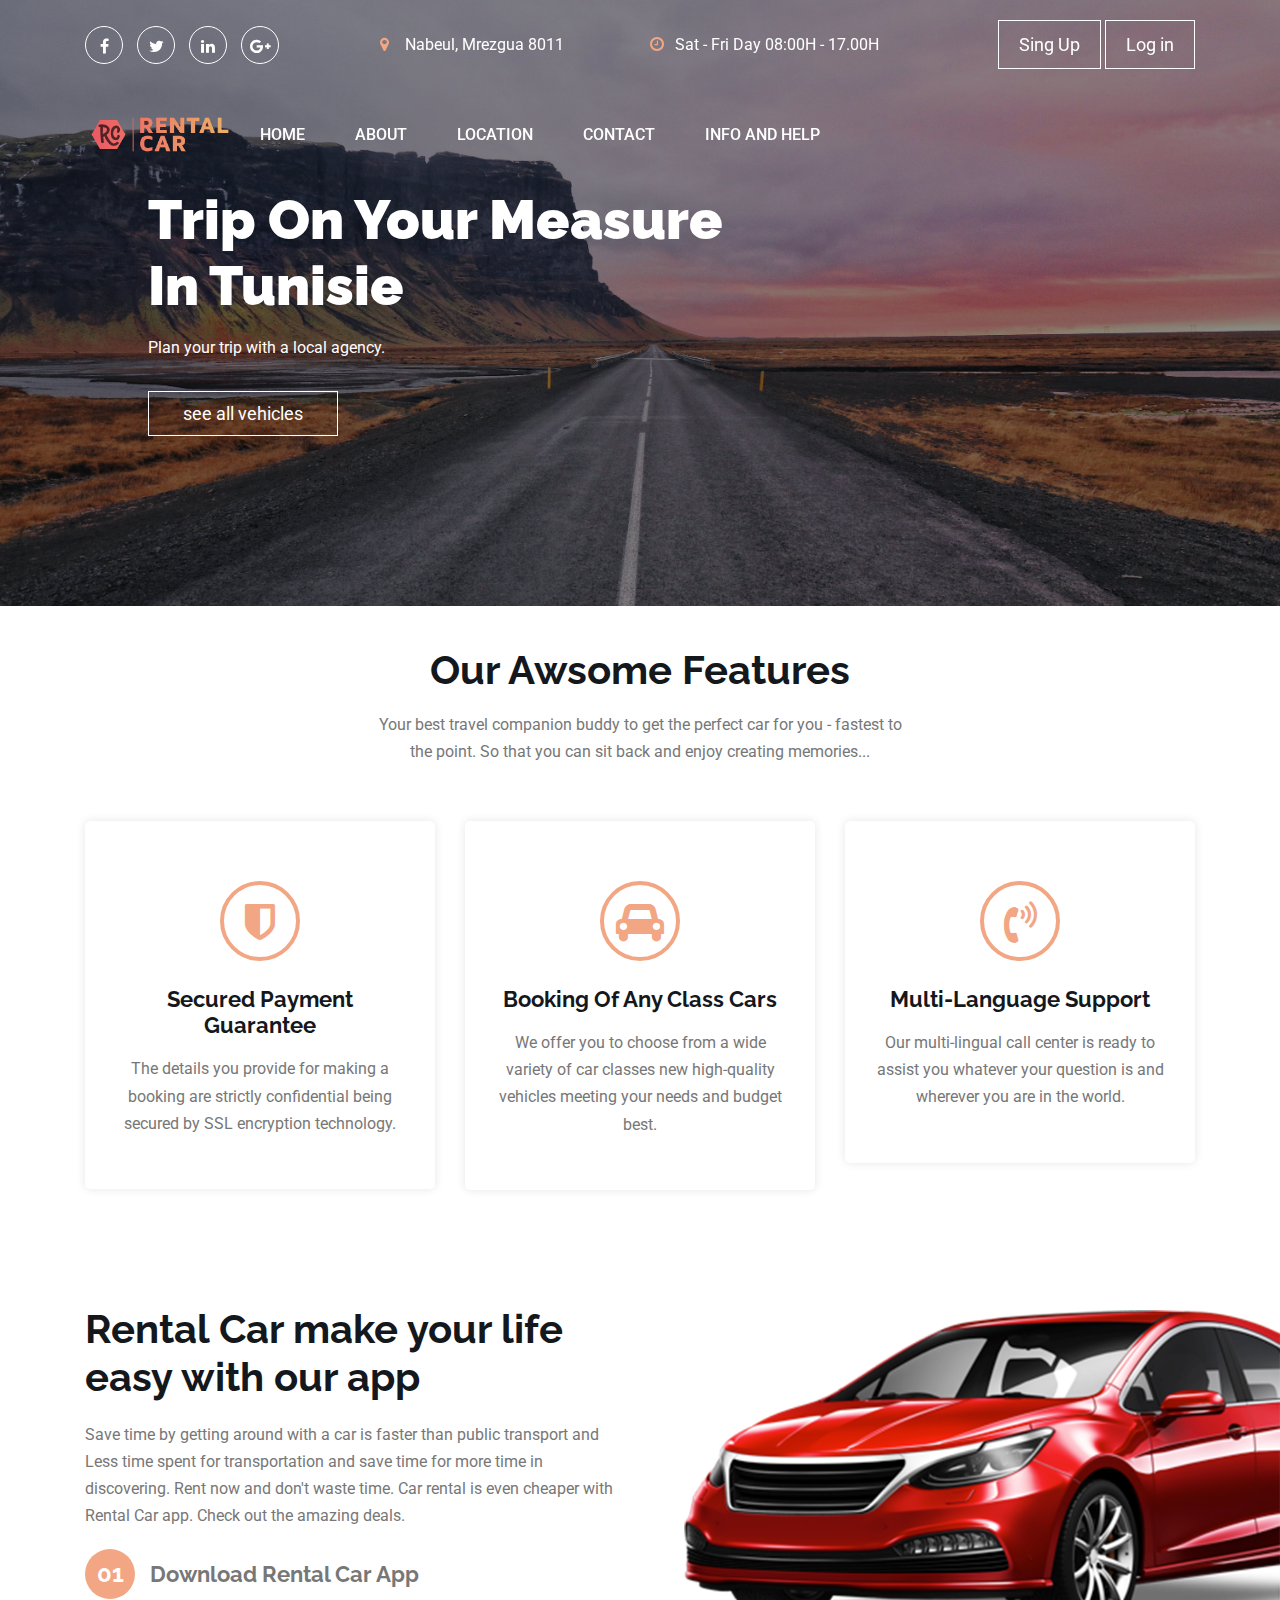
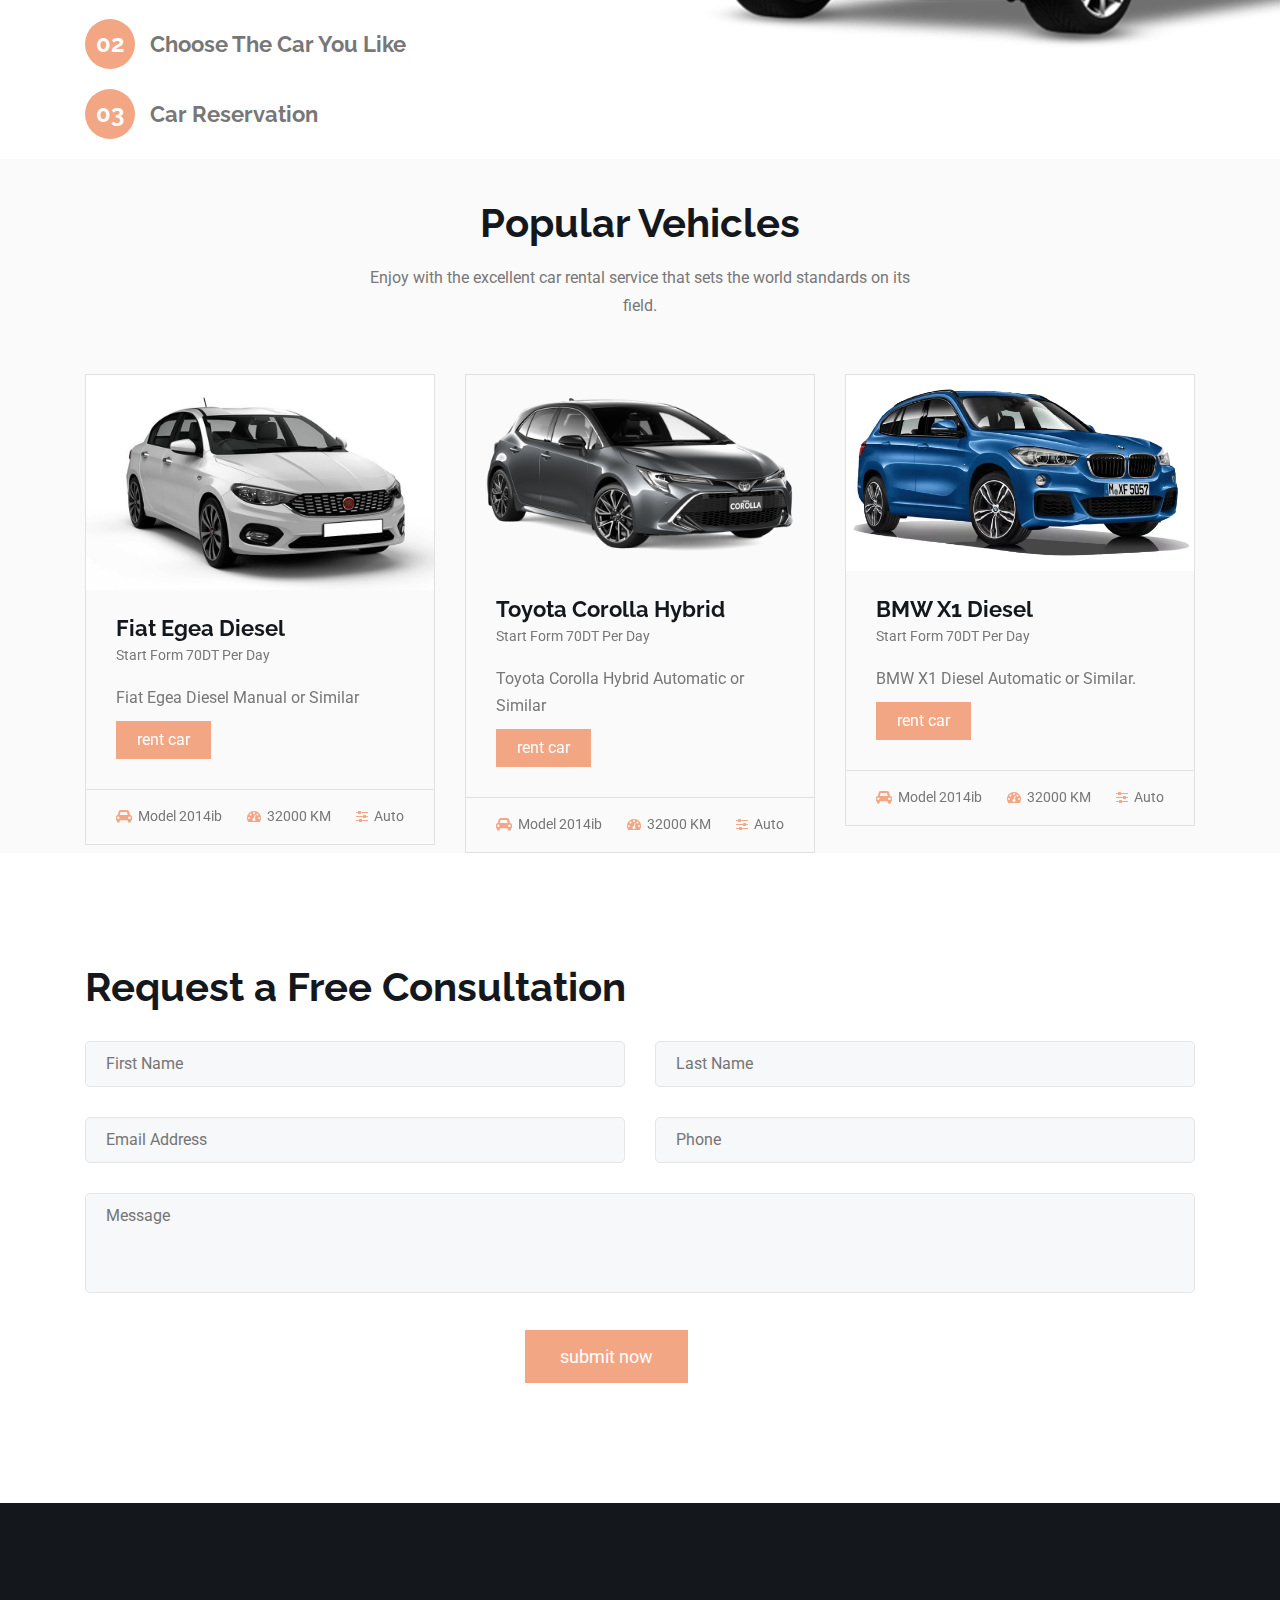
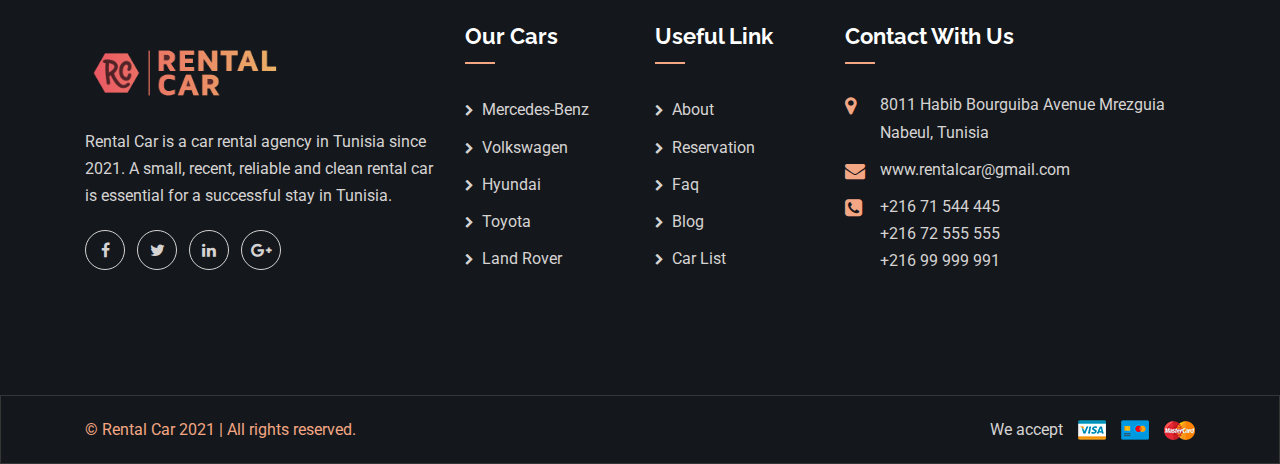
<file: index.html>
<!DOCTYPE html>
<html lang="en">

<head>
  <meta charset="UTF-8">
  <meta name="viewport" content="width=device-width, initial-scale=1.0">
  <meta http-equiv="X-UA-Compatible" content="ie=edge">
  <title>Rental Car</title>
  <!-- site favicon -->
  <link rel="shortcut icon" type="image/png" href="assets/images/lg.png"/>
  <!-- fontawesome css link -->
  <link rel="stylesheet" href="assets/css/fontawesome.min.css">
  <!-- bootstrap css link -->
  <link rel="stylesheet" href="assets/css/bootstrap.min.css">
  <!-- lightcase css link -->
  <link rel="stylesheet" href="assets/css/lightcase.css">
  <!-- animate css link -->
  <link rel="stylesheet" href="assets/css/animate.css">
  <!-- nice select css link -->
  <link rel="stylesheet" href="assets/css/nice-select.css">
  <!-- datepicker css link -->
  <link rel="stylesheet" href="assets/css/datepicker.min.css">
  <!-- wickedpicker css link -->
  <link rel="stylesheet" href="assets/css/wickedpicker.min.css">
  <!-- jquery ui css link -->
  <link rel="stylesheet" href="assets/css/jquery-ui.min.css">
  <!-- owl carousel css link -->
  <link rel="stylesheet" href="assets/css/owl.carousel.min.css">
  <!-- main style css link -->
  <link rel="stylesheet" href="assets/css/main.css">
</head>
<body>

 

  <!--  header-section start  -->
  <header class="header-section">
    <div class="header-top">
      <div class="container">
        <div class="row align-items-center">
          <div class="col-lg-3">
            <ul class="social-links">
              <li><a href="#0"><i class="fa fa-facebook"></i></a></li>
              <li><a href="#0"><i class="fa fa-twitter"></i></a></li>
              <li><a href="#0"><i class="fa fa-linkedin"></i></a></li>
              <li><a href="#0"><i class="fa fa-google-plus"></i></a></li>
            </ul>
          </div>
          <div class="col-lg-6">
            <ul class="header-info d-flex justify-content-center">
              <li>
                <i class="fa fa-map-marker"></i>
                <p>Nabeul, Mrezgua 8011</p>
              </li>
              <li>
                <i class="fa fa-clock-o"></i>
                <p>Sat - Fri Day 08:00H - 17.00H </p>
              </li>
            </ul>
          </div>
          <div class="col-lg-3">
            <div class="header-action d-flex align-items-center justify-content-end">
              <div class="lag-select-area">
              <div class="login-reg">
                <a href="sing-up.html" class="cmn-btn">Sing Up</a>
                <a href="login.html" class="cmn-btn">Log in</a>
              </div>
            </div>
            </div>
          </div>
        </div>
      </div>
    </div>
    <div class="header-bottom">
      <div class="container">
        <nav class="navbar navbar-expand-lg p-0">
          <a class="site-logo site-title" href="index.html"><img src="assets/images/lg.png" alt="site-logo"><span class="logo-icon"><i class="flaticon-fire"></i></span></a>
          <button class="navbar-toggler" type="button" data-toggle="collapse" data-target="#navbarSupportedContent" aria-controls="navbarSupportedContent" aria-expanded="false" aria-label="Toggle navigation">
          <span class="menu-toggle"></span>
          </button>
          <div class="collapse navbar-collapse" id="navbarSupportedContent">
            <ul class="navbar-nav main-menu mr-auto">
              
                <li ><a href="index.html">Home</a>
                </li>
              <li><a href="about.html">About</a></li>
              <li ><a href="location.html">Location</a>
              </li>
              <li><a href="contact.html">Contact</a></li>
              <li><a href="Info and Help.html">Info and Help</a></li>
            
            </ul>
          </div>
        </nav>
      </div>
    </div><!-- header-bottom end -->
  </header>
  <!--  header-section end  -->

  <!-- banner-section start  -->
  <section class="banner-section bg_img" data-background="assets/images/bannerr.jpg">
    <div class="container">
      <div class="row ml-5 align-items-center">
        <div class="col-md-7">
          <div class="banner-content">
            <h1 class="title">trip on your measure in Tunisie</h1>
            <p>Plan your trip with a local agency.</p>
            <a href="location.html" class="cmn-btn">see all vehicles</a>
          </div>
        </div>
        
      </div>
    </div>
  </section>
  <!-- banner-section end  -->

  <!-- search-section start -->
 
  <!-- search-section end -->

  <!-- features-section start -->
  <section class="features-section pb-120">
    <div class="container">
      <div class="row justify-content-center">
        <div class="col-lg-6">
          <div class="section-header text-center">
            <h2 class="section-title">our awsome features</h2>
            <p> Your best travel companion buddy to get the perfect car for you - fastest to the point. So that you can sit back and enjoy creating memories...</p>
          </div>
        </div>
      </div>
      <div class="row mb-none-30">
        <div class="col-lg-4 col-sm-6">
          <div class="icon-item text-center">
            <div class="icon"><i class="fa fa-shield"></i></div>
            <div class="content">
              <h4 class="title">Secured payment guarantee</h4>
              <p>The details you provide for making a booking are strictly confidential being secured by SSL encryption technology.</p>
            </div>
          </div>
        </div><!-- icon-item end -->
        <div class="col-lg-4 col-sm-6">
          <div class="icon-item text-center">
            <div class="icon"><i class="fa fa-car "></i></div>
            <div class="content">
              <h4 class="title">Booking of any class cars</h4>
              <p>We offer you to choose from a wide variety of car classes new high-quality vehicles meeting your needs and budget best. </p>
            </div>
          </div>
        </div><!-- icon-item end -->
        <div class="col-lg-4 col-sm-6">
          <div class="icon-item text-center">
            <div class="icon"><i class="fa fa-volume-control-phone"></i></div>
            <div class="content">
              <h4 class="title">Multi-language support</h4>
              <p>Our multi-lingual call center is ready to assist you whatever your question is and wherever you are in the world. </p>
            </div>
          </div>
        </div><!-- icon-item end -->
      </div>
    </div>
  </section>
  <!-- features-section end -->

  <!-- rent-step-section start -->
  <section class="rent-step-section pb-120">
    <div class="element-one"><img src="assets/images/elements/car.png" alt="image"></div>
    <div class="container">
      <div class="row">
        <div class="col-lg-6">
          <div class="block-area">
            <div class="block-header">
              <h2 class="title">Rental Car make your life easy with our app</h2>
              <p>Save time by getting around with a car is faster than public transport and Less time spent for transportation and save time for more time in discovering. Rent now and don't waste time.
                Car rental is even cheaper with Rental Car app. Check out the amazing deals.</p>
            </div>
            <div class="block-body">
              <ul class="num-list">
                <li><span class="num">01</span>Download Rental Car app</li>
                <li><span class="num">02</span>Choose the car you like</li>
                <li><span class="num">03</span>Car reservation</li>
              </ul>
            </div>
          </div>
        </div>
      </div>
    </div>
  </section>
  <!-- rent-step-section end -->

  <!-- choose-car-section start -->
  <section class="choose-car-section pt-100 pb-100 section-bg">
    <div class="container">
      <div class="row justify-content-center">
        <div class="col-lg-6">
          <div class="section-header text-center">
            <h2 class="section-title">Popular Vehicles</h2>
            <p>Enjoy with the excellent car rental service that sets the world standards on its field.

            </p>
          </div>
        </div>
      </div>
      <div class="row">
        <div class="col-lg-12">
          <div class="choose-car-slider owl-carousel">
            <div class="car-item">
              <div class="thumb">
                <img src="assets/images/cars/fiat.jpg" alt="image">
              </div>
              <div class="car-item-body">
                <div class="content">
                  <h4 class="title">Fiat Egea Diesel</h4>
                  <span class="price">start form 70DT per day</span>
                  <p>Fiat Egea Diesel Manual or Similar</p>
                  <a href="reservation.html" class="cmn-btncar">rent car</a>
                </div>
                <div class="car-item-meta">
                  <ul class="details-list">
                    <li><i class="fa fa-car"></i>model 2014ib</li>
                    <li><i class="fa fa-tachometer"></i>32000 KM</li>
                    <li><i class="fa fa-sliders"></i>auto</li>
                  </ul>
                </div>
              </div>
            </div><!-- car-item end -->
            <div class="car-item">
              <div class="thumb">
                <img src="assets/images/cars/toyota.png" alt="image">
              </div>
              <div class="car-item-body">
                <div class="content">
                  <h4 class="title">Toyota Corolla Hybrid </h4>
                  <span class="price">start form 70DT per day</span>
                  <p>Toyota Corolla Hybrid Automatic or Similar
                  </p>
                  <a href="reservation.html" class="cmn-btncar">rent car</a>
                </div>
                <div class="car-item-meta">
                  <ul class="details-list">
                    <li><i class="fa fa-car"></i>model 2014ib</li>
                    <li><i class="fa fa-tachometer"></i>32000 KM</li>
                    <li><i class="fa fa-sliders"></i>auto</li>
                  </ul>
                </div>
              </div>
            </div><!-- car-item end -->
            <div class="car-item">
              <div class="thumb">
                <img src="assets/images/cars/bmw.png" alt="image">
              </div>
              <div class="car-item-body">
                <div class="content">
                  <h4 class="title">BMW X1 Diesel </h4>
                  <span class="price">start form 70DT per day</span>
                  <p>BMW X1 Diesel Automatic or Similar.</p>
                  <a href="reservation.html" class="cmn-btncar">rent car</a>
                </div>
                <div class="car-item-meta">
                  <ul class="details-list">
                    <li><i class="fa fa-car"></i>model 2014ib</li>
                    <li><i class="fa fa-tachometer"></i>32000 KM</li>
                    <li><i class="fa fa-sliders"></i>auto</li>
                  </ul>
                </div>
              </div>
      
          </div>
        </div>
        <div class="col-lg-4">
          
        </div>
      </div>
    </div>
  </section>
  <!-- choose-car-section end -->

  <!-- consulting-section start -->
  <section class="consulting-section pt-120 pb-120">
    <div class="container">
      <div class="row">
        
        <div class="col-lg-12">
          <div class="consulting-from-area">
            <h2 class="title">Request a Free Consultation</h2>
            <form class="consulting-form">
              <div class="row">
                <div class="form-group col-md-6">
                  <input type="text" name="cons_f_name" id="cons_f_name" placeholder="First Name">
                </div>
                <div class="form-group col-md-6">
                  <input type="text" name="cons_l_name" id="cons_l_name" placeholder="Last Name">
                </div>
              </div>
              <div class="row">
                <div class="form-group col-md-6">
                  <input type="email" name="cons_email" id="cons_email" placeholder="Email Address">
                </div>
                <div class="form-group col-md-6">
                  <input type="tel" name="cons_phone" id="cons_phone" placeholder="Phone">
                </div>
              </div>
              <div class="form-group">
                <textarea placeholder="Message"></textarea>
              </div>
              <button type="submit" class="cmn-btn3">submit now</button>
            </form>
          </div>
        </div>
      </div>
    </div>
  </section>
  <!-- consulting-section end -->

  <!-- footer-section start -->
  <footer class="footer-section">
    <div class="footer-top pt-120 pb-120">
      <div class="container">
        <div class="row">
          <div class="col-lg-4 col-sm-8">
            <div class="footer-widget widget-about">
              <div class="widget-about-content">
                <a href="index.html" class="footer-logo"><img src="assets/images/lg.png" alt="logo"></a>
                <p>
                  Rental Car is a car rental agency in Tunisia since 2021. A small, recent, reliable and clean rental car is essential for a successful stay 
                  in Tunisia.
                </p>
               <ul class="social-links">
                  <li><a href="#0"><i class="fa fa-facebook"></i></a></li>
                  <li><a href="#0"><i class="fa fa-twitter"></i></a></li>
                  <li><a href="#0"><i class="fa fa-linkedin"></i></a></li>
                  <li><a href="#0"><i class="fa fa-google-plus"></i></a></li>
                </ul>
              </div>
            </div>
          </div>
          <div class="col-lg-2 col-sm-4">
            <div class="footer-widget widget-menu">
              <h4 class="widget-title">our cars</h4>
              <ul>
                <li><a href="#0">Mercedes-Benz</a></li>
                <li><a href="#0">Volkswagen</a></li>
                <li><a href="#0">Hyundai</a></li>
                <li><a href="#0">Toyota</a></li>
                <li><a href="#0">Land Rover</a></li>
              </ul>
            </div>
          </div>
          <div class="col-lg-2 col-sm-4">
            <div class="footer-widget widget-menu">
              <h4 class="widget-title">useful link</h4>
              <ul>
                <li><a href="about.html">about</a></li>
                <li><a href="location.html">reservation</a></li>
                <li><a href="#0">faq</a></li>
                <li><a href="#0">blog</a></li>
                <li><a href="#0">car list</a></li>
              </ul>
            </div>
          </div>
          <div class="col-lg-4 col-sm-8">
            <div class="footer-widget widget-address">
              <h4 class="widget-title">contact with us</h4>
              <ul>
                <li>
                  <i class="fa fa-map-marker"></i>
                  <span>8011 Habib Bourguiba Avenue Mrezguia Nabeul, Tunisia</span>
                </li>
                <li>
                  <i class="fa fa-envelope"></i>
                  <span>www.rentalcar@gmail.com </span>
                </li>
                <li>
                  <i class="fa fa-phone-square"></i>
                  <span>+216 71 544 445 <br>+216 72 555 555 <br>+216 99 999 991</span>
                </li>
              </ul>
            </div>
          </div>
        </div>
      </div>
    </div>
    <div class="footer-bottom">
      <div class="container">
        <div class="row justify-content-between">
          <div class="col-sm-6">
            <p class="copy-right-text"><a href="www.rentalcar.tn">© Rental Car 2021 | All rights reserved.
            </a></p>
          </div>
          <div class="col-sm-6">
            <ul class="payment-method d-flex justify-content-end">
              <li>We accept</li>
              <li><img src="assets/images/money-method/1.png" alt="image"></li>
              <li><img src="assets/images/money-method/2.png" alt="image"></li>
              <li><img src="assets/images/money-method/3.png" alt="image"></li>
            </ul>
          </div>
        </div>
      </div>
    </div>
  </footer>
  <!-- footer-section end -->


  <!-- scroll-to-top start -->
  <div class="scroll-to-top">
    <span class="scroll-icon">
      <i class="fa fa-rocket"></i>
    </span>
  </div>
  <!-- scroll-to-top end -->
  
  <!-- jquery js link -->
  <script src="assets/js/jquery-3.3.1.min.js"></script>
  <!-- jquery migrate js link -->
  <script src="assets/js/jquery-migrate-3.0.0.js"></script>
  <!-- bootstrap js link -->
  <script src="assets/js/bootstrap.min.js"></script>
  <!-- lightcase js link -->
  <script src="assets/js/lightcase.js"></script>
  <!-- wow js link -->
  <script src="assets/js/wow.min.js"></script>
  <!-- nice select js link -->
  <script src="assets/js/jquery.nice-select.min.js"></script>
  <!-- datepicker js link -->
  <script src="assets/js/datepicker.min.js"></script>
  <script src="assets/js/datepicker.en.js"></script>
  <!-- wickedpicker js link -->
  <script src="assets/js/wickedpicker.min.js"></script>
  <!-- owl carousel js link -->
  <script src="assets/js/owl.carousel.min.js"></script>
  <!-- jquery ui js link -->
  <script src="assets/js/jquery-ui.min.js"></script>
  <!-- main js link -->
  <script src="assets/js/main.js"></script>
</body>

</html>
</file>
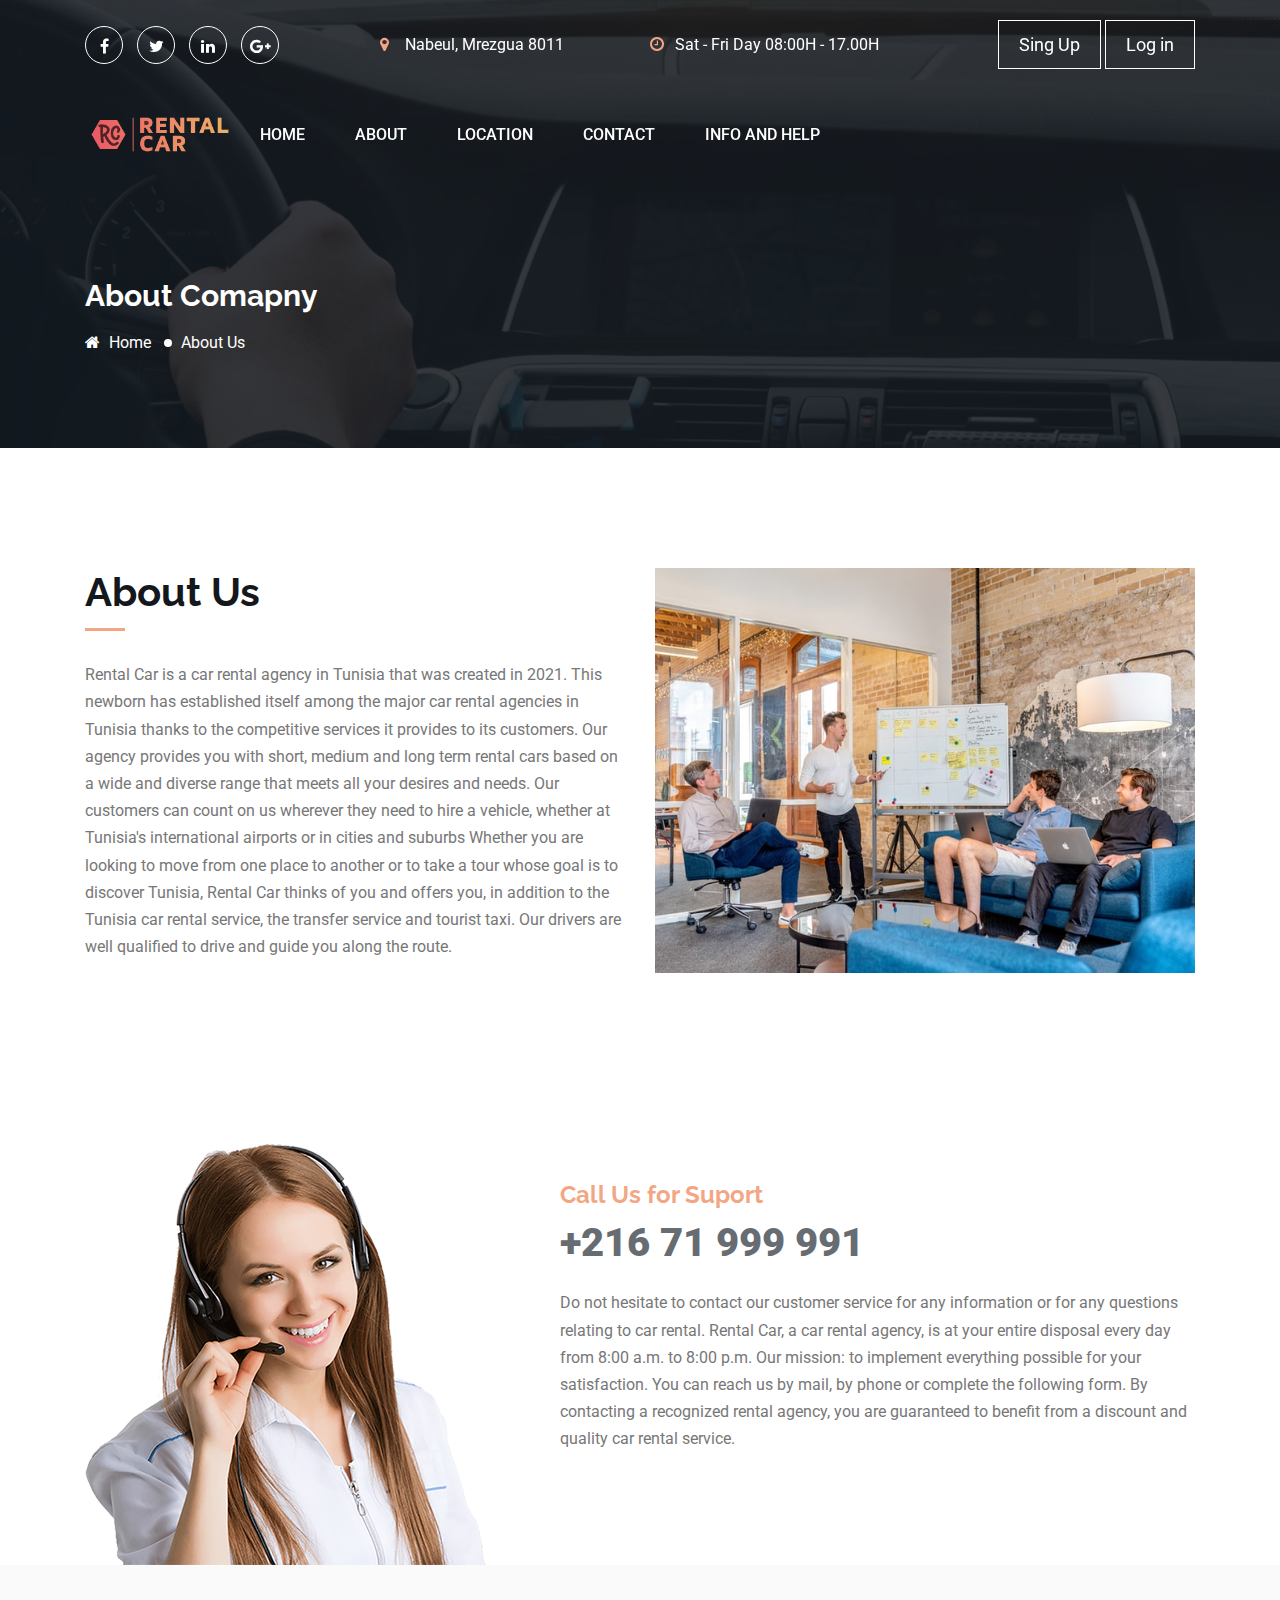
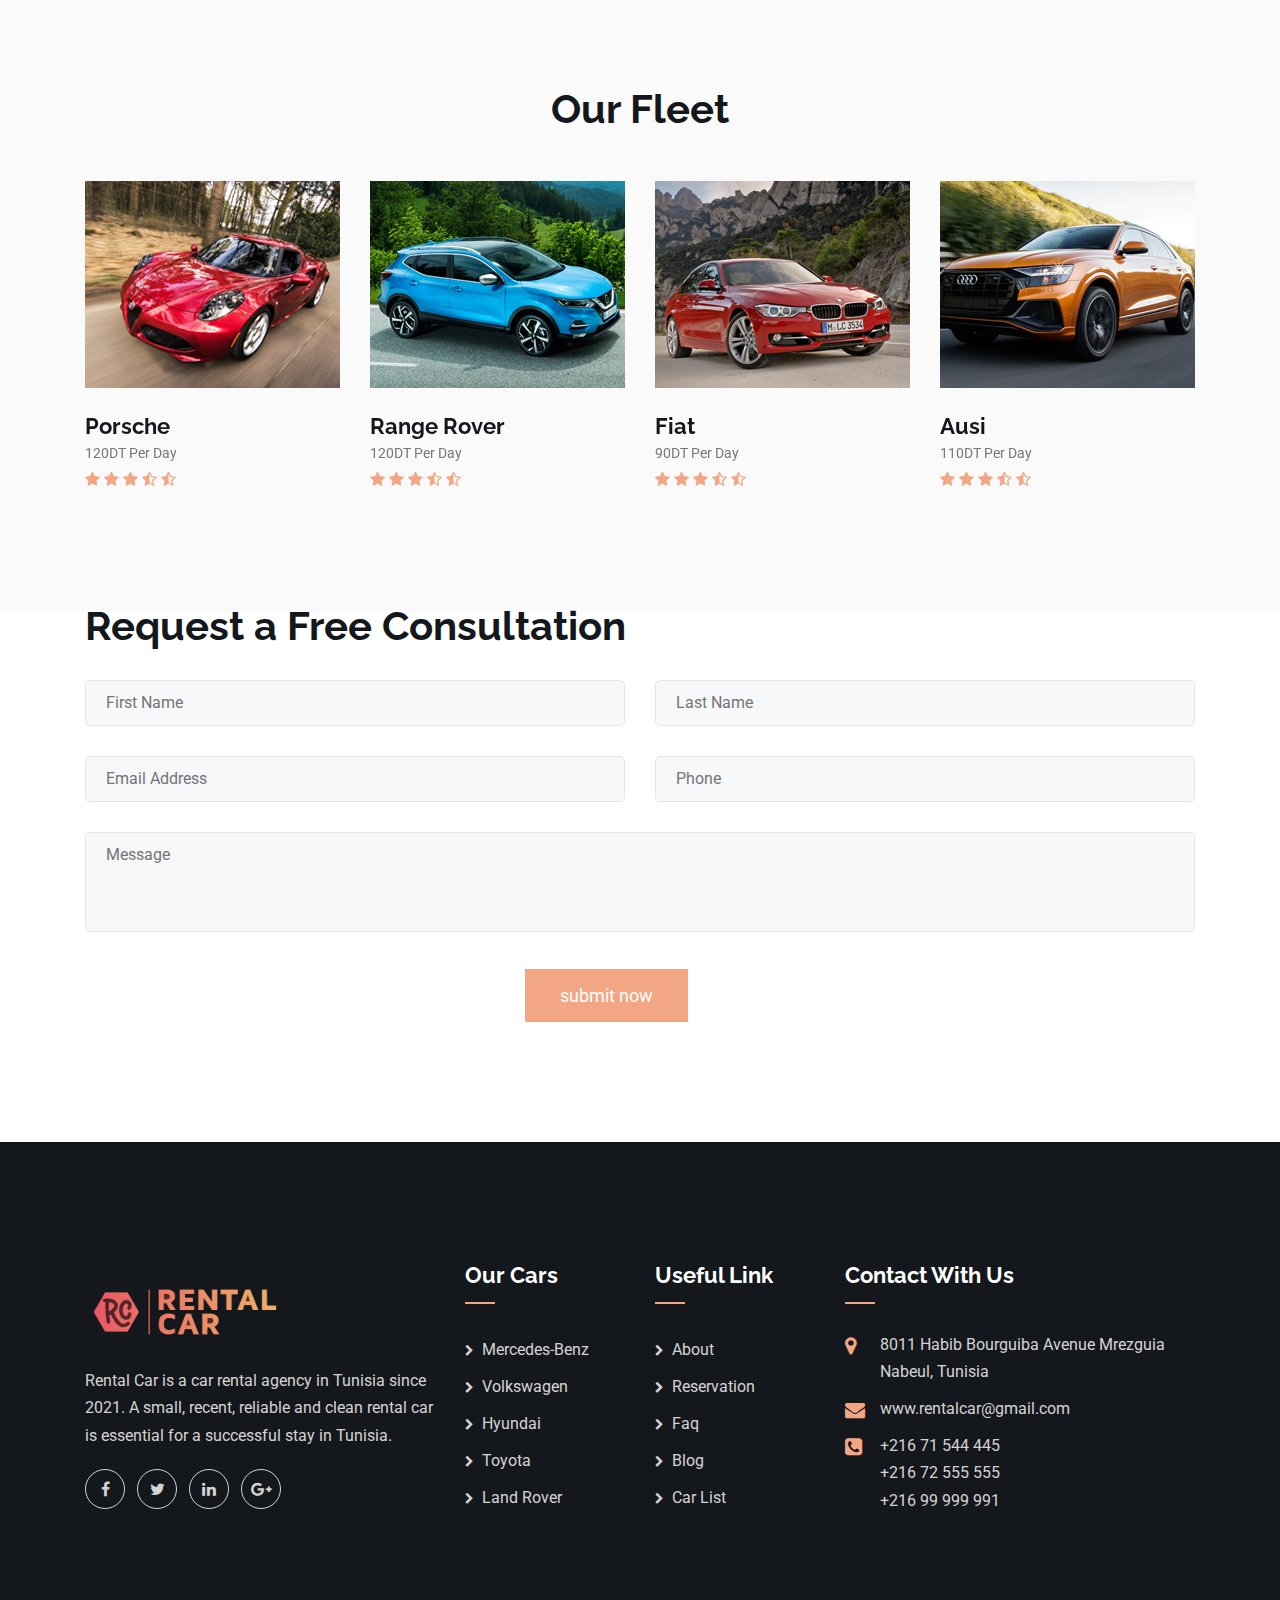
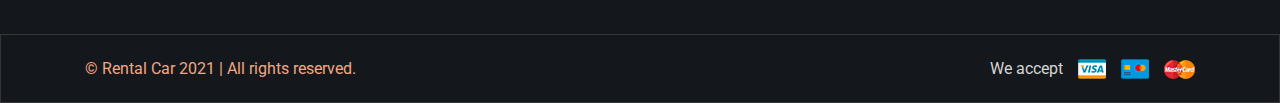
<file: about.html>
<!DOCTYPE html>
<html lang="en">

<head>
  <meta charset="UTF-8">
  <meta name="viewport" content="width=device-width, initial-scale=1.0">
  <meta http-equiv="X-UA-Compatible" content="ie=edge">
  <title>Renten - Car Rental Service HTML Template</title>
  <!-- site favicon -->
  <link rel="shortcut icon" type="image/png" href="assets/images/lg.png"/>
  <!-- fontawesome css link -->
  <link rel="stylesheet" href="assets/css/fontawesome.min.css">
  <!-- bootstrap css link -->
  <link rel="stylesheet" href="assets/css/bootstrap.min.css">
  <!-- lightcase css link -->
  <link rel="stylesheet" href="assets/css/lightcase.css">
  <!-- animate css link -->
  <link rel="stylesheet" href="assets/css/animate.css">
  <!-- nice select css link -->
  <link rel="stylesheet" href="assets/css/nice-select.css">
  <!-- datepicker css link -->
  <link rel="stylesheet" href="assets/css/datepicker.min.css">
  <!-- wickedpicker css link -->
  <link rel="stylesheet" href="assets/css/wickedpicker.min.css">
  <!-- jquery ui css link -->
  <link rel="stylesheet" href="assets/css/jquery-ui.min.css">
  <!-- owl carousel css link -->
  <link rel="stylesheet" href="assets/css/owl.carousel.min.css">
  <!-- main style css link -->
  <link rel="stylesheet" href="assets/css/main.css">
</head>
<body>

 

  <!--  header-section start  -->
  <header class="header-section">
    <div class="header-top">
      <div class="container">
        <div class="row align-items-center">
          <div class="col-lg-3">
            <ul class="social-links">
              <li><a href="#0"><i class="fa fa-facebook"></i></a></li>
              <li><a href="#0"><i class="fa fa-twitter"></i></a></li>
              <li><a href="#0"><i class="fa fa-linkedin"></i></a></li>
              <li><a href="#0"><i class="fa fa-google-plus"></i></a></li>
            </ul>
          </div>
          <div class="col-lg-6">
            <ul class="header-info d-flex justify-content-center">
              <li>
                <i class="fa fa-map-marker"></i>
                <p>Nabeul, Mrezgua 8011</p>
              </li>
              <li>
                <i class="fa fa-clock-o"></i>
                <p>Sat - Fri Day 08:00H - 17.00H </p>
              </li>
            </ul>
          </div>
          <div class="col-lg-3">
            <div class="header-action d-flex align-items-center justify-content-end">
              <div class="lag-select-area">
              <div class="login-reg">
                <a href="sing-up.html" class="cmn-btn">Sing Up</a>
                <a href="login.html" class="cmn-btn">Log in</a>
              </div>
            </div>
            </div>
          </div>
        </div>
      </div>
    </div>
    <div class="header-bottom">
      <div class="container">
        <nav class="navbar navbar-expand-lg p-0">
          <a class="site-logo site-title" href="index.html"><img src="assets/images/lg.png" alt="site-logo"><span class="logo-icon"><i class="flaticon-fire"></i></span></a>
          <button class="navbar-toggler" type="button" data-toggle="collapse" data-target="#navbarSupportedContent" aria-controls="navbarSupportedContent" aria-expanded="false" aria-label="Toggle navigation">
          <span class="menu-toggle"></span>
          </button>
          <div class="collapse navbar-collapse" id="navbarSupportedContent">
            <ul class="navbar-nav main-menu mr-auto">
              
                <li ><a href="index.html">Home</a>
                </li>
              <li><a href="about.html">About</a></li>
              <li ><a href="location.html">Location</a>
              </li>
              <li><a href="contact.html">Contact</a></li>
              <li><a href="Info and Help.html">Info and Help</a></li>
            
            </ul>
          </div>
        </nav>
      </div>
    </div><!-- header-bottom end -->
  </header>
  <!--  header-section end  -->

  <!-- inner-apge-banner start -->
  <section class="inner-page-banner bg_img overlay-3" data-background="assets/images/inner-page-bg.jpg">
    <div class="container">
      <div class="row">
        <div class="col-md-12">
          <h2 class="page-title">about comapny</h2>
          <ol class="page-list">
            <li><a href="index.html"><i class="fa fa-home"></i> Home</a></li>
            <li>About us</li>
          </ol>
        </div>
      </div>
    </div>
  </section>
  <!-- inner-apge-banner end -->

  <section class="company-char-section pt-120 pb-120">
    <div class="container">
      <div class="row mb-50">
        <div class="col-lg-6">
          <div class="company-char-content">
            <h2 class="title title--border text-capitalize">About us</h2>
            <p>
              Rental Car is a car rental agency in Tunisia that was created in 2021. This newborn has established itself among the major car rental agencies in Tunisia thanks to the competitive services it provides to its customers.
              Our agency provides you with short, medium and long term rental cars based on a wide and diverse range that meets all your desires and needs.
              Our customers can count on us wherever they need to hire a vehicle, whether at Tunisia's international airports or in cities and suburbs
             Whether you are looking to move from one place to another or to take a tour whose goal is to discover Tunisia, Rental Car thinks of you and offers you, in addition to the Tunisia car rental service, the transfer service and tourist taxi. Our drivers are well qualified to drive and guide you along the route.
            </p>
          </div>
        </div>
        <div class="col-lg-6">
          <div class="company-char-thumb">
            <img src="assets/images/elements/office.jpg" alt="image">
          </div>
        </div>
      </div>
 
    </div>
  </section>

  <!-- call-action-section start -->
  <section class="call-action-section">
    <div class="container">
      <div class="row align-items-center">
        <div class="col-lg-5">
          <div class="call-action-img text-lg-left text-center">
            <img src="assets/images/elements/call-action-personj.png" alt="image">
          </div>
        </div>
        <div class="col-lg-7">
          <div class="call-cation-content">
            <h3 class="top-title">Call Us  for Suport</h3>
            <span class="call-number">+216 71 999 991</span>
            <p>
              Do not hesitate to contact our customer service for any information or for any questions relating to car rental. Rental Car, a car rental agency, is at your entire disposal every day from 8:00 a.m. to 8:00 p.m.
              Our mission: to implement everything possible for your satisfaction. You can reach us by mail, by phone or complete the following form. By contacting a recognized rental agency, you are guaranteed to benefit from a discount and quality car rental service.
            </p>
            <a href="#0" class="cmn-btn">contact us</a>
          </div>
        </div>
      </div>
    </div>
  </section>
  <!-- call-action-section end -->

  <!-- choose-car-section start -->
  <section class="choose-car-section section-bg pt-120 pb-120">
    <div class="container">
      <div class="row">
        <div class="col-lg-12">
          <h2 class="text-center pb-5">Our Fleet</h2>
          <div class="choose-car-slider-two owl-carousel">
            <div class="car-item border-none">
              <div class="thumb">
                <img src="assets/images/cars/s1.jpg" alt="image">
                <a href="reservation.html" class="cmn-btn">reservation now</a>
              </div>
              <div class="content px-0 pb-0">
                <h4 class="title">Porsche</h4>
                <span class="price">120DT per day </span>
                <div class="review-starts">
                  <a href="#0"><i class="fa fa-star"></i></a>
                  <a href="#0"><i class="fa fa-star"></i></a>
                  <a href="#0"><i class="fa fa-star"></i></a>
                  <a href="#0"><i class="fa fa-star-half-empty"></i></a>
                  <a href="#0"><i class="fa fa-star-half-empty"></i></a>
                </div>
              </div>
            </div><!-- car-item end -->
            
            <div class="car-item border-none">
              <div class="thumb">
                <img src="assets/images/cars/s2.jpg" alt="image">
                <a href="reservation.html" class="cmn-btn">reservation now</a>
              </div>
              <div class="content px-0 pb-0">
                <h4 class="title">Range Rover</h4>
                <span class="price">120DT per day </span>
                <div class="review-starts">
                  <a href="#0"><i class="fa fa-star"></i></a>
                  <a href="#0"><i class="fa fa-star"></i></a>
                  <a href="#0"><i class="fa fa-star"></i></a>
                  <a href="#0"><i class="fa fa-star-half-empty"></i></a>
                  <a href="#0"><i class="fa fa-star-half-empty"></i></a>
                </div>
              </div>
            </div><!-- car-item end -->
            <div class="car-item border-none">
              <div class="thumb">
                <img src="assets/images/cars/s3.jpg" alt="image">
                <a href="reservation.html" class="cmn-btn">reservation now</a>
              </div>
              <div class="content px-0 pb-0">
                <h4 class="title">Fiat</h4>
                <span class="price">90DT per day </span>
                <div class="review-starts">
                  <a href="#0"><i class="fa fa-star"></i></a>
                  <a href="#0"><i class="fa fa-star"></i></a>
                  <a href="#0"><i class="fa fa-star"></i></a>
                  <a href="#0"><i class="fa fa-star-half-empty"></i></a>
                  <a href="#0"><i class="fa fa-star-half-empty"></i></a>
                </div>
              </div>
            </div><!-- car-item end -->
            <div class="car-item border-none">
              <div class="thumb">
                <img src="assets/images/cars/s4.jpg" alt="image">
                <a href="reservation.html" class="cmn-btn">reservation now</a>
              </div>
              <div class="content px-0 pb-0">
                <h4 class="title">Ausi</h4>
                <span class="price">110DT per day </span>
                <div class="review-starts">
                  <a href="#0"><i class="fa fa-star"></i></a>
                  <a href="#0"><i class="fa fa-star"></i></a>
                  <a href="#0"><i class="fa fa-star"></i></a>
                  <a href="#0"><i class="fa fa-star-half-empty"></i></a>
                  <a href="#0"><i class="fa fa-star-half-empty"></i></a>
                </div>
              </div>
            </div><!-- car-item end -->
            <div class="car-item border-none">
              <div class="thumb">
                <img src="assets/images/cars/s1.jpg" alt="image">
                <a href="reservation.html" class="cmn-btn">reservation now</a>
              </div>
              <div class="content px-0 pb-0">
                <h4 class="title">mistubishi lancer</h4>
                <span class="price">70DT per day </span>
                <div class="review-starts">
                  <a href="#0"><i class="fa fa-star"></i></a>
                  <a href="#0"><i class="fa fa-star"></i></a>
                  <a href="#0"><i class="fa fa-star"></i></a>
                  <a href="#0"><i class="fa fa-star-half-empty"></i></a>
                  <a href="#0"><i class="fa fa-star-half-empty"></i></a>
                </div>
              </div>
            </div><!-- car-item end -->
            <div class="car-item border-none">
              <div class="thumb">
                <img src="assets/images/cars/s2.jpg" alt="image">
                <a href="reservation.html" class="cmn-btn">reservation now</a>
              </div>
              <div class="content px-0 pb-0">
                <h4 class="title">mistubishi lancer</h4>
                <span class="price">70DT per day </span>
                <div class="review-starts">
                  <a href="#0"><i class="fa fa-star"></i></a>
                  <a href="#0"><i class="fa fa-star"></i></a>
                  <a href="#0"><i class="fa fa-star"></i></a>
                  <a href="#0"><i class="fa fa-star-half-empty"></i></a>
                  <a href="#0"><i class="fa fa-star-half-empty"></i></a>
                </div>
              </div>
            </div><!-- car-item end -->
          </div>
        </div>
      </div>
    </div>
  </section>
  <!-- choose-car-section end -->


 

  <!-- consulting-section start -->
  <section class="consulting-section pb-120">
    <div class="container">
      <div class="row">
    
        <div class="col-lg-12">
          <div class="consulting-from-area">
            <h2 class="title">Request a Free Consultation</h2>
            <form class="consulting-form">
              <div class="row">
                <div class="form-group col-md-6">
                  <input type="text" name="cons_f_name" id="cons_f_name" placeholder="First Name">
                </div>
                <div class="form-group col-md-6">
                  <input type="text" name="cons_l_name" id="cons_l_name" placeholder="Last Name">
                </div>
              </div>
              <div class="row">
                <div class="form-group col-md-6">
                  <input type="email" name="cons_email" id="cons_email" placeholder="Email Address">
                </div>
                <div class="form-group col-md-6">
                  <input type="tel" name="cons_phone" id="cons_phone" placeholder="Phone">
                </div>
              </div>
              <div class="form-group">
                <textarea placeholder="Message"></textarea>
              </div>
              <button type="submit" class="cmn-btn3">submit now</button>
            </form>
          </div>
        </div>
      </div>
    </div>
  </section>
  <!-- consulting-section end -->

  <!-- footer-section start -->
  <footer class="footer-section">
    <div class="footer-top pt-120 pb-120">
      <div class="container">
        <div class="row">
          <div class="col-lg-4 col-sm-8">
            <div class="footer-widget widget-about">
              <div class="widget-about-content">
                <a href="index.html" class="footer-logo"><img src="assets/images/lg.png" alt="logo"></a>
                <p>
                  Rental Car is a car rental agency in Tunisia since 2021. A small, recent, reliable and clean rental car is essential for a successful stay 
                  in Tunisia.
                </p>
               <ul class="social-links">
                  <li><a href="#0"><i class="fa fa-facebook"></i></a></li>
                  <li><a href="#0"><i class="fa fa-twitter"></i></a></li>
                  <li><a href="#0"><i class="fa fa-linkedin"></i></a></li>
                  <li><a href="#0"><i class="fa fa-google-plus"></i></a></li>
                </ul>
              </div>
            </div>
          </div>
          <div class="col-lg-2 col-sm-4">
            <div class="footer-widget widget-menu">
              <h4 class="widget-title">our cars</h4>
              <ul>
                <li><a href="#0">Mercedes-Benz</a></li>
                <li><a href="#0">Volkswagen</a></li>
                <li><a href="#0">Hyundai</a></li>
                <li><a href="#0">Toyota</a></li>
                <li><a href="#0">Land Rover</a></li>
              </ul>
            </div>
          </div>
          <div class="col-lg-2 col-sm-4">
            <div class="footer-widget widget-menu">
              <h4 class="widget-title">useful link</h4>
              <ul>
                <li><a href="about.html">about</a></li>
                <li><a href="location.html">reservation</a></li>
                <li><a href="#0">faq</a></li>
                <li><a href="#0">blog</a></li>
                <li><a href="#0">car list</a></li>
              </ul>
            </div>
          </div>
          <div class="col-lg-4 col-sm-8">
            <div class="footer-widget widget-address">
              <h4 class="widget-title">contact with us</h4>
              <ul>
                <li>
                  <i class="fa fa-map-marker"></i>
                  <span>8011 Habib Bourguiba Avenue Mrezguia Nabeul, Tunisia</span>
                </li>
                <li>
                  <i class="fa fa-envelope"></i>
                  <span>www.rentalcar@gmail.com </span>
                </li>
                <li>
                  <i class="fa fa-phone-square"></i>
                  <span>+216 71 544 445 <br>+216 72 555 555 <br>+216 99 999 991</span>
                </li>
              </ul>
            </div>
          </div>
        </div>
      </div>
    </div>
    <div class="footer-bottom">
      <div class="container">
        <div class="row justify-content-between">
          <div class="col-sm-6">
            <p class="copy-right-text"><a href="www.rentalcar.tn">© Rental Car 2021 | All rights reserved.
            </a></p>
          </div>
          <div class="col-sm-6">
            <ul class="payment-method d-flex justify-content-end">
              <li>We accept</li>
              <li><img src="assets/images/money-method/1.png" alt="image"></li>
              <li><img src="assets/images/money-method/2.png" alt="image"></li>
              <li><img src="assets/images/money-method/3.png" alt="image"></li>
            </ul>
          </div>
        </div>
      </div>
    </div>
  </footer>
  <!-- footer-section end -->
  
  <!-- scroll-to-top start -->
  <div class="scroll-to-top">
    <span class="scroll-icon">
      <i class="fa fa-rocket"></i>
    </span>
  </div>
  <!-- scroll-to-top end -->

  <!-- jquery js link -->
  <script src="assets/js/jquery-3.3.1.min.js"></script>
  <!-- jquery migrate js link -->
  <script src="assets/js/jquery-migrate-3.0.0.js"></script>
  <!-- bootstrap js link -->
  <script src="assets/js/bootstrap.min.js"></script>
  <!-- lightcase js link -->
  <script src="assets/js/lightcase.js"></script>
  <!-- wow js link -->
  <script src="assets/js/wow.min.js"></script>
  <!-- nice select js link -->
  <script src="assets/js/jquery.nice-select.min.js"></script>
  <!-- datepicker js link -->
  <script src="assets/js/datepicker.min.js"></script>
  <script src="assets/js/datepicker.en.js"></script>
  <!-- wickedpicker js link -->
  <script src="assets/js/wickedpicker.min.js"></script>
  <!-- owl carousel js link -->
  <script src="assets/js/owl.carousel.min.js"></script>
  <!-- jquery ui js link -->
  <script src="assets/js/jquery-ui.min.js"></script>
  <!-- main js link -->
  <script src="assets/js/main.js"></script>
</body>

</html>
</file>
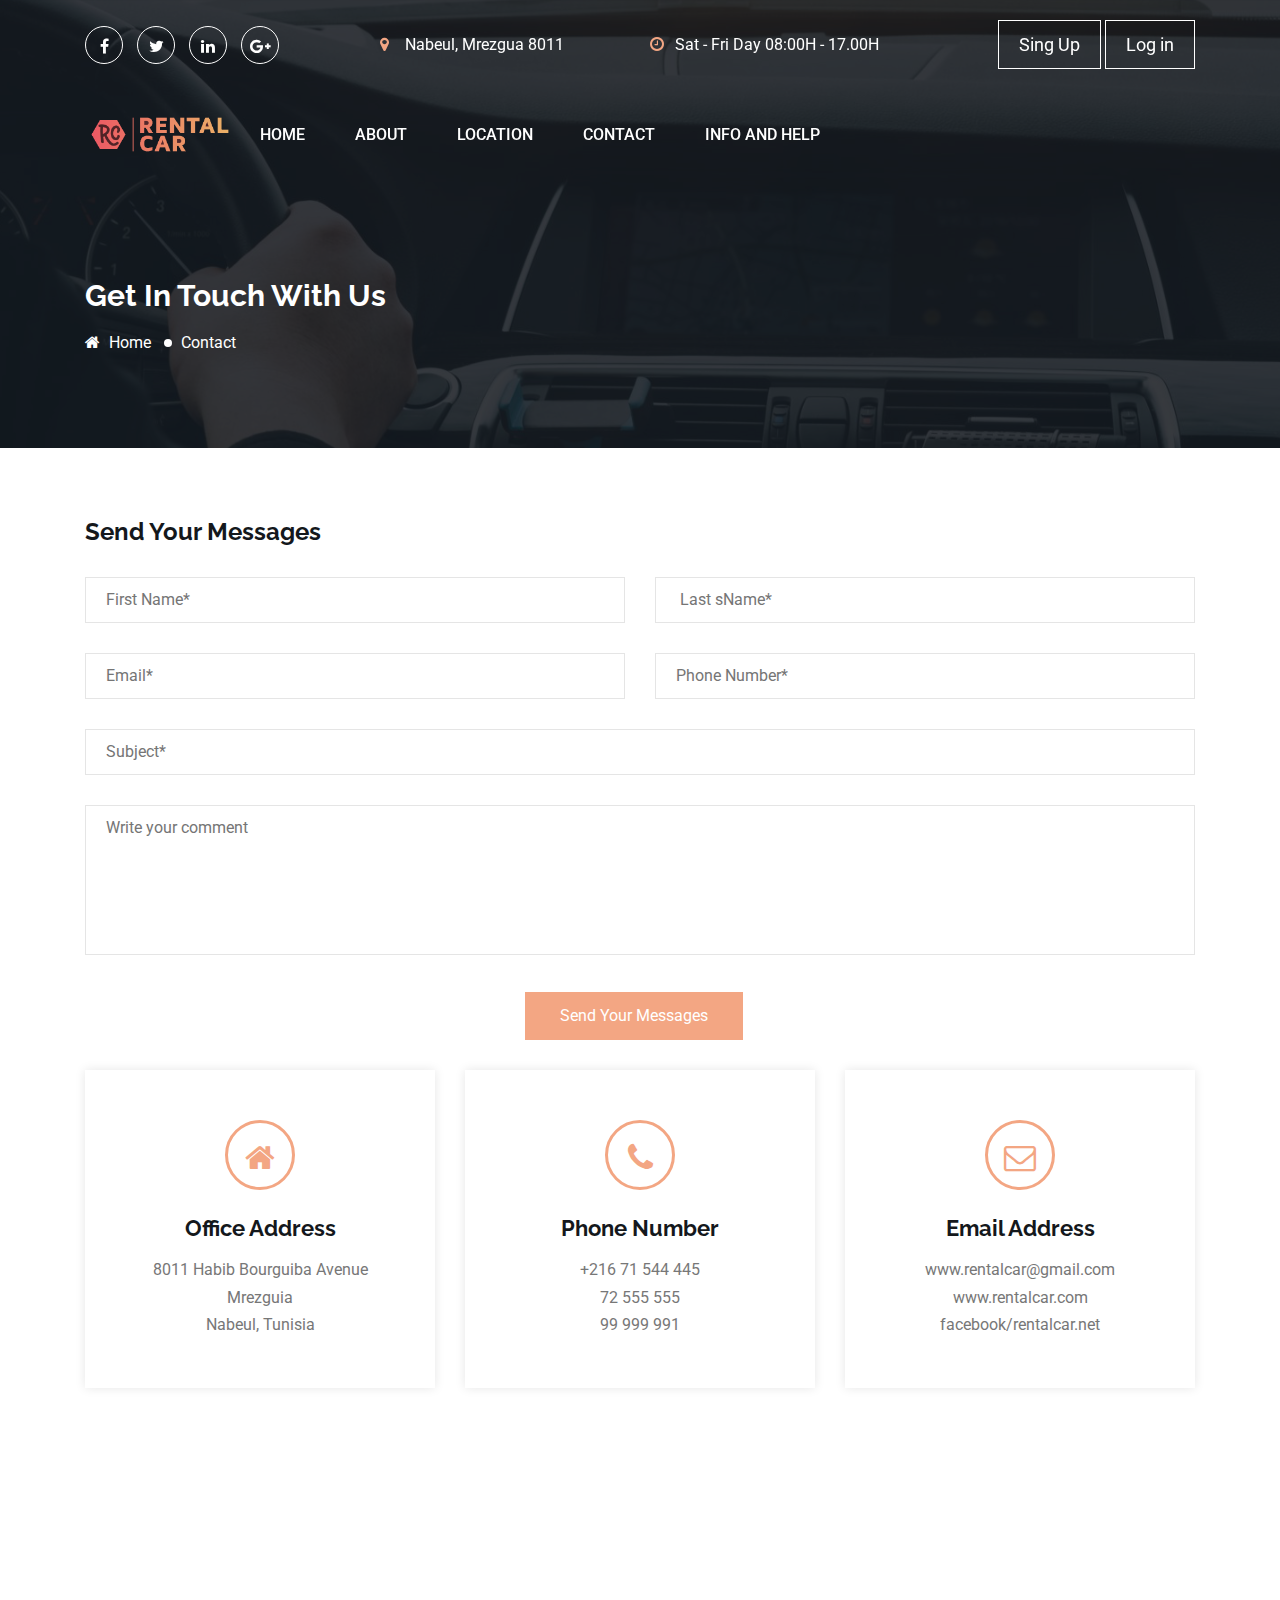
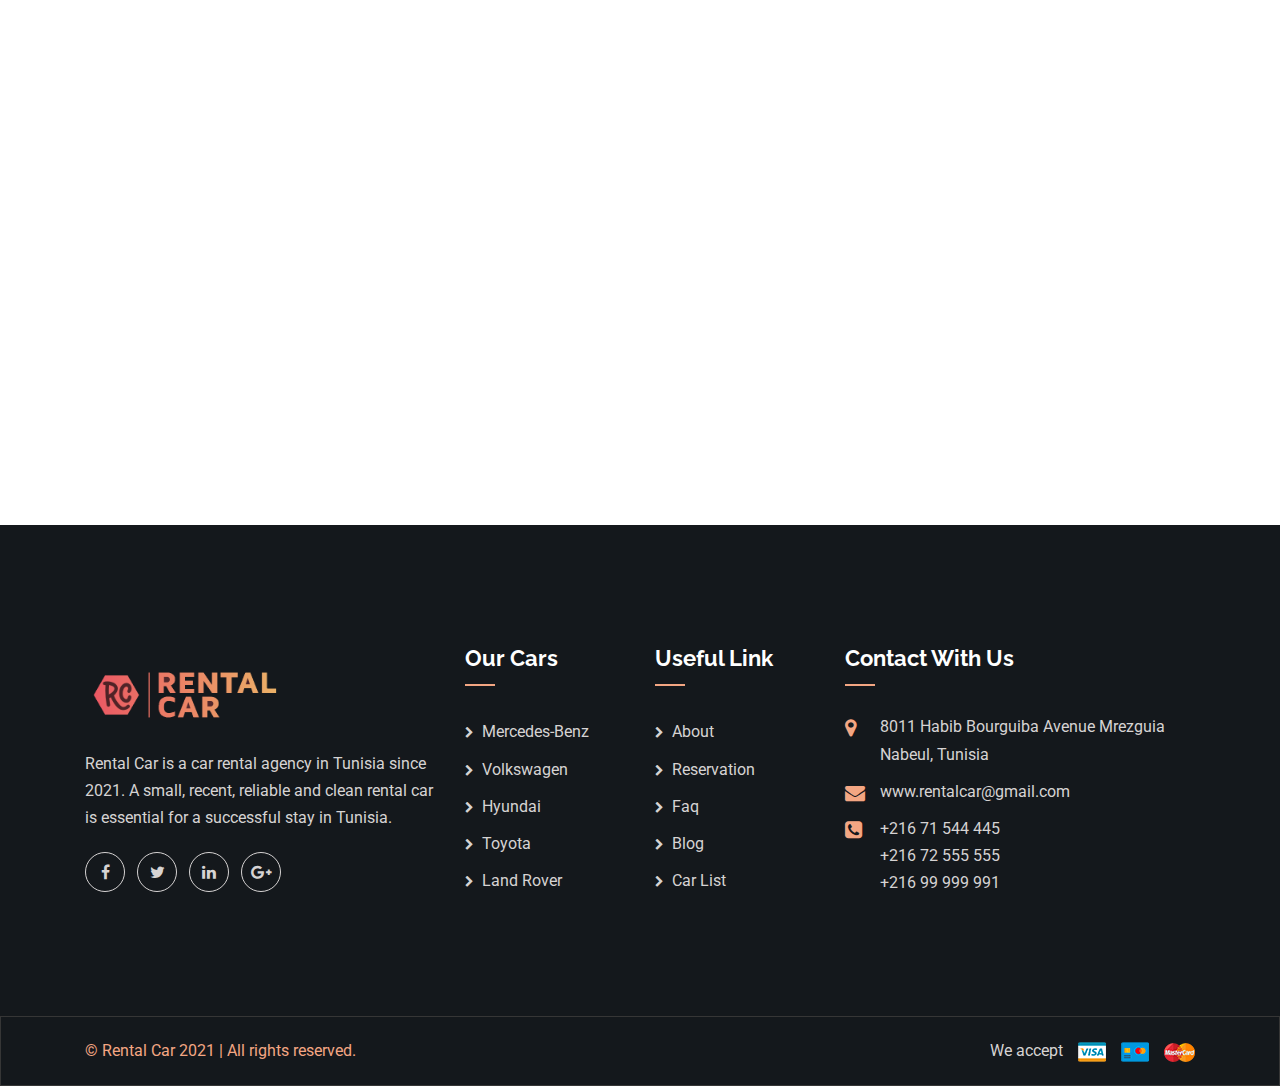
<file: contact.html>
<!DOCTYPE html>
<html lang="en">

<head>
  <meta charset="UTF-8">
  <meta name="viewport" content="width=device-width, initial-scale=1.0">
  <meta http-equiv="X-UA-Compatible" content="ie=edge">
  <title>Renten - Car Rental Service HTML Template</title>
  <!-- site favicon -->
  <link rel="shortcut icon" type="image/png" href="assets/images/lg.png"/>
  <!-- fontawesome css link -->
  <link rel="stylesheet" href="assets/css/fontawesome.min.css">
  <!-- bootstrap css link -->
  <link rel="stylesheet" href="assets/css/bootstrap.min.css">
  <!-- lightcase css link -->
  <link rel="stylesheet" href="assets/css/lightcase.css">
  <!-- animate css link -->
  <link rel="stylesheet" href="assets/css/animate.css">
  <!-- nice select css link -->
  <link rel="stylesheet" href="assets/css/nice-select.css">
  <!-- datepicker css link -->
  <link rel="stylesheet" href="assets/css/datepicker.min.css">
  <!-- wickedpicker css link -->
  <link rel="stylesheet" href="assets/css/wickedpicker.min.css">
  <!-- jquery ui css link -->
  <link rel="stylesheet" href="assets/css/jquery-ui.min.css">
  <!-- owl carousel css link -->
  <link rel="stylesheet" href="assets/css/owl.carousel.min.css">
  <!-- main style css link -->
  <link rel="stylesheet" href="assets/css/main.css">
</head>
<body>

  

  <!--  header-section start  -->
  <header class="header-section">
    <div class="header-top">
      <div class="container">
        <div class="row align-items-center">
          <div class="col-lg-3">
            <ul class="social-links">
              <li><a href="#0"><i class="fa fa-facebook"></i></a></li>
              <li><a href="#0"><i class="fa fa-twitter"></i></a></li>
              <li><a href="#0"><i class="fa fa-linkedin"></i></a></li>
              <li><a href="#0"><i class="fa fa-google-plus"></i></a></li>
            </ul>
          </div>
          <div class="col-lg-6">
            <ul class="header-info d-flex justify-content-center">
              <li>
                <i class="fa fa-map-marker"></i>
                <p>Nabeul, Mrezgua 8011</p>
              </li>
              <li>
                <i class="fa fa-clock-o"></i>
                <p>Sat - Fri Day 08:00H - 17.00H </p>
              </li>
            </ul>
          </div>
          <div class="col-lg-3">
            <div class="header-action d-flex align-items-center justify-content-end">
              <div class="lag-select-area">
              <div class="login-reg">
                <a href="sing-up.html" class="cmn-btn">Sing Up</a>
                <a href="login.html" class="cmn-btn">Log in</a>
              </div>
            </div>
            </div>
          </div>
        </div>
      </div>
    </div>
    <div class="header-bottom">
      <div class="container">
        <nav class="navbar navbar-expand-lg p-0">
          <a class="site-logo site-title" href="index.html"><img src="assets/images/lg.png" alt="site-logo"><span class="logo-icon"><i class="flaticon-fire"></i></span></a>
          <button class="navbar-toggler" type="button" data-toggle="collapse" data-target="#navbarSupportedContent" aria-controls="navbarSupportedContent" aria-expanded="false" aria-label="Toggle navigation">
          <span class="menu-toggle"></span>
          </button>
          <div class="collapse navbar-collapse" id="navbarSupportedContent">
            <ul class="navbar-nav main-menu mr-auto">
              
                <li ><a href="index.html">Home</a>
                </li>
              <li><a href="about.html">About</a></li>
              <li ><a href="location.html">Location</a>
              </li>
              <li><a href="contact.html">Contact</a></li>
              <li><a href="Info and Help.html">Info and Help</a></li>
            
            </ul>
          </div>
        </nav>
      </div>
    </div><!-- header-bottom end -->
  </header>
  <!--  header-section end  -->

  <!-- inner-apge-banner start -->
  <section class="inner-page-banner bg_img overlay-3" data-background="assets/images/inner-page-bg.jpg">
    <div class="container">
      <div class="row">
        <div class="col-md-12">
          <h2 class="page-title">get in touch with us</h2>
          <ol class="page-list">
            <li><a href="index.html"><i class="fa fa-home"></i> Home</a></li>
            <li>contact</li>
          </ol>
        </div>
      </div>
    </div>
  </section>
  <!-- inner-apge-banner end -->

  <!-- contact-section start -->
  <section class="contact-section pt-60 pb-120">
    <div class="container">
     
      <div class="row">
        <div class="col-lg-12">
          <div class="contact-form-area">
            <h3 class="title">send your messages</h3>
            <form class="contact-form">
              <div class="row">
                <div class="col-lg-6">
                  <div class="frm-group">
                    <input type="text" name="contact_name" id="contact_name" placeholder="First Name*">
                  </div>
                </div>
                <div class="col-lg-6">
                  <div class="frm-group">
                    <input type="text" name="contact_name" id="contact_name" placeholder=" Last sName*">
                  </div>
                </div>
                <div class="col-lg-6">
                  <div class="frm-group">
                    <input type="text" name="contact_name" id="contact_email" placeholder="Email*">
                  </div>
                </div>
                <div class="col-lg-6">
                  <div class="frm-group">
                    <input type="text" name="contact_email" id="contact_email" placeholder="Phone Number*">
                  </div>
                </div>
                <div class="col-lg-12">
                  <div class="frm-group">
                    <input type="email" name="contact_email" id="contact_email" placeholder="Subject*">
                  </div>
                </div>
                <div class="col-lg-12">
                  <div class="frm-group">
                    <textarea placeholder="Write your comment"></textarea>
                  </div>
                </div>
                <div class="col-lg-12">
                  <div class="frm-group">
                    <input type="submit" name="contact_submit" id="contact_submit" value="send your messages">
                  </div>
                </div>
              </div>
            </form>
          </div>
        </div>
      </div>
       <div class="row">
        <div class="col-lg-4">
          <div class="contact-item text-center">
            <div class="icon"><i class="fa fa-home"></i></div>
            <div class="content">
              <h4 class="title">office address</h4>
              <p>8011 Habib Bourguiba Avenue<br/> Mrezguia <br>Nabeul, Tunisia</p>
            </div>
          </div>
        </div><!-- contact-item end -->
        <div class="col-lg-4">
          <div class="contact-item text-center">
            <div class="icon"><i class="fa fa-phone"></i></div>
            <div class="content">
              <h4 class="title">Phone Number</h4>
              <p>+216 71 544 445<br/> 72 555 555 <br/>99 999 991</p>
            </div>
          </div>
        </div><!-- contact-item end -->
        <div class="col-lg-4">
          <div class="contact-item text-center">
            <div class="icon"><i class="fa fa-envelope-o"></i></div>
            <div class="content">
              <h4 class="title">Email Address</h4>
              <p>www.rentalcar@gmail.com<br/>www.rentalcar.com<br/>facebook/rentalcar.net</p>
            </div>
          </div>
        </div><!-- contact-item end -->
      </div>
      <div class="row">
        <div class="location">
          <iframe src="https://www.google.com/maps/embed?pb=!1m18!1m12!1m3!1d3210.215590692963!2d10.678909414656017!3d36.42816929625359!2m3!1f0!2f0!3f0!3m2!1i1024!2i768!4f13.1!3m3!1m2!1s0x13029ee3d0f4c227%3A0x11d3150d67e7e07d!2sMrezka!5e0!3m2!1sen!2stn!4v1620126082491!5m2!1sen!2stn" width="600" height="450" style="border:0;" allowfullscreen="" loading="lazy"></iframe>
        </div>
      </div>
    </div>
  </section>
  <!-- contact-section end -->

  <!-- footer-section start -->
  <footer class="footer-section">
    <div class="footer-top pt-120 pb-120">
      <div class="container">
        <div class="row">
          <div class="col-lg-4 col-sm-8">
            <div class="footer-widget widget-about">
              <div class="widget-about-content">
                <a href="index.html" class="footer-logo"><img src="assets/images/lg.png" alt="logo"></a>
                <p>
                  Rental Car is a car rental agency in Tunisia since 2021. A small, recent, reliable and clean rental car is essential for a successful stay 
                  in Tunisia.
                </p>
               <ul class="social-links">
                  <li><a href="#0"><i class="fa fa-facebook"></i></a></li>
                  <li><a href="#0"><i class="fa fa-twitter"></i></a></li>
                  <li><a href="#0"><i class="fa fa-linkedin"></i></a></li>
                  <li><a href="#0"><i class="fa fa-google-plus"></i></a></li>
                </ul>
              </div>
            </div>
          </div>
          <div class="col-lg-2 col-sm-4">
            <div class="footer-widget widget-menu">
              <h4 class="widget-title">our cars</h4>
              <ul>
                <li><a href="#0">Mercedes-Benz</a></li>
                <li><a href="#0">Volkswagen</a></li>
                <li><a href="#0">Hyundai</a></li>
                <li><a href="#0">Toyota</a></li>
                <li><a href="#0">Land Rover</a></li>
              </ul>
            </div>
          </div>
          <div class="col-lg-2 col-sm-4">
            <div class="footer-widget widget-menu">
              <h4 class="widget-title">useful link</h4>
              <ul>
                <li><a href="about.html">about</a></li>
                <li><a href="location.html">reservation</a></li>
                <li><a href="#0">faq</a></li>
                <li><a href="#0">blog</a></li>
                <li><a href="#0">car list</a></li>
              </ul>
            </div>
          </div>
          <div class="col-lg-4 col-sm-8">
            <div class="footer-widget widget-address">
              <h4 class="widget-title">contact with us</h4>
              <ul>
                <li>
                  <i class="fa fa-map-marker"></i>
                  <span>8011 Habib Bourguiba Avenue Mrezguia Nabeul, Tunisia</span>
                </li>
                <li>
                  <i class="fa fa-envelope"></i>
                  <span>www.rentalcar@gmail.com </span>
                </li>
                <li>
                  <i class="fa fa-phone-square"></i>
                  <span>+216 71 544 445 <br>+216 72 555 555 <br>+216 99 999 991</span>
                </li>
              </ul>
            </div>
          </div>
        </div>
      </div>
    </div>
    <div class="footer-bottom">
      <div class="container">
        <div class="row justify-content-between">
          <div class="col-sm-6">
            <p class="copy-right-text"><a href="www.rentalcar.tn">© Rental Car 2021 | All rights reserved.
            </a></p>
          </div>
          <div class="col-sm-6">
            <ul class="payment-method d-flex justify-content-end">
              <li>We accept</li>
              <li><img src="assets/images/money-method/1.png" alt="image"></li>
              <li><img src="assets/images/money-method/2.png" alt="image"></li>
              <li><img src="assets/images/money-method/3.png" alt="image"></li>
            </ul>
          </div>
        </div>
      </div>
    </div>
  </footer>
  <!-- footer-section end -->
  
  <!-- scroll-to-top start -->
  <div class="scroll-to-top">
    <span class="scroll-icon">
      <i class="fa fa-rocket"></i>
    </span>
  </div>
  <!-- scroll-to-top end -->

  <!-- jquery js link -->
  <script src="assets/js/jquery-3.3.1.min.js"></script>
  <!-- jquery migrate js link -->
  <script src="assets/js/jquery-migrate-3.0.0.js"></script>
  <!-- bootstrap js link -->
  <script src="assets/js/bootstrap.min.js"></script>
  <!-- lightcase js link -->
  <script src="assets/js/lightcase.js"></script>
  <!-- wow js link -->
  <script src="assets/js/wow.min.js"></script>
  <!-- nice select js link -->
  <script src="assets/js/jquery.nice-select.min.js"></script>
  <!-- datepicker js link -->
  <script src="assets/js/datepicker.min.js"></script>
  <script src="assets/js/datepicker.en.js"></script>
  <!-- wickedpicker js link -->
  <script src="assets/js/wickedpicker.min.js"></script>
  <!-- owl carousel js link -->
  <script src="assets/js/owl.carousel.min.js"></script>
  <!-- jquery ui js link -->
  <script src="assets/js/jquery-ui.min.js"></script>
  <!-- main js link -->
  <script src="assets/js/main.js"></script>
</body>

</html>
</file>
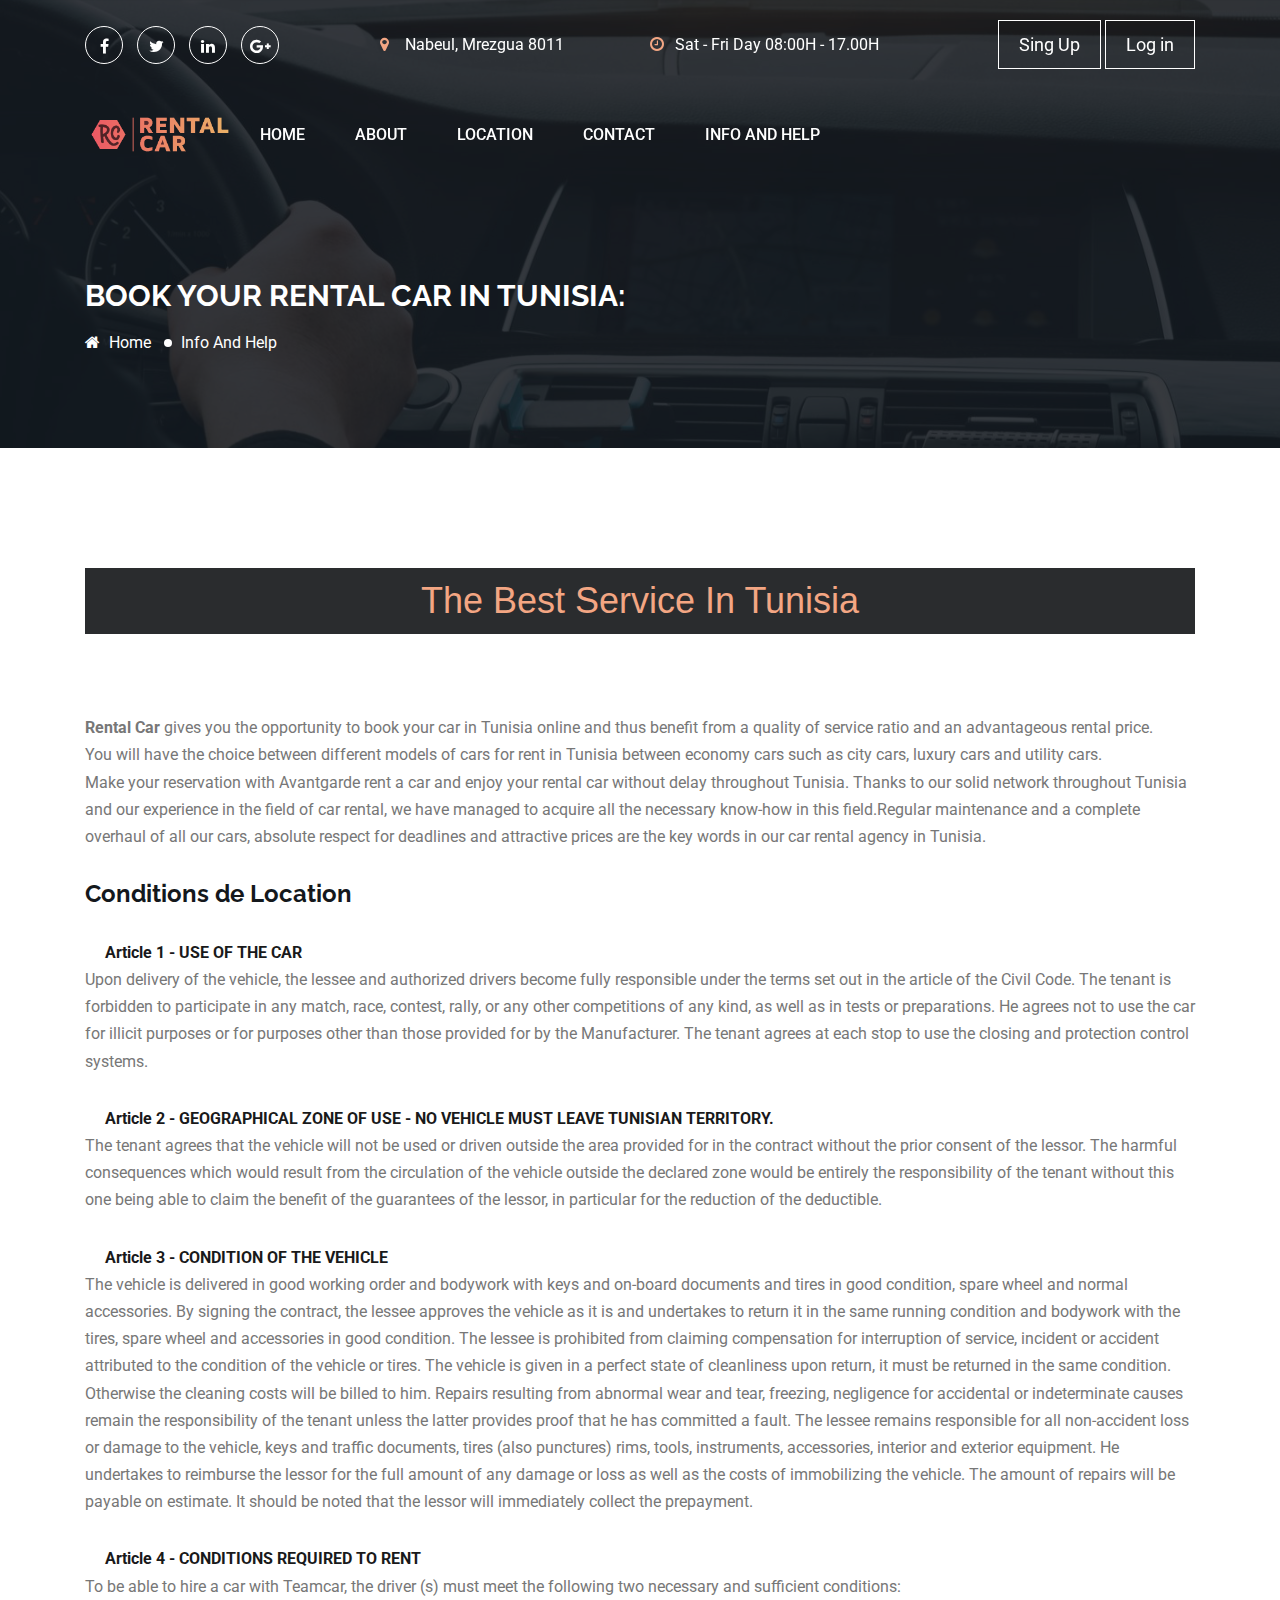
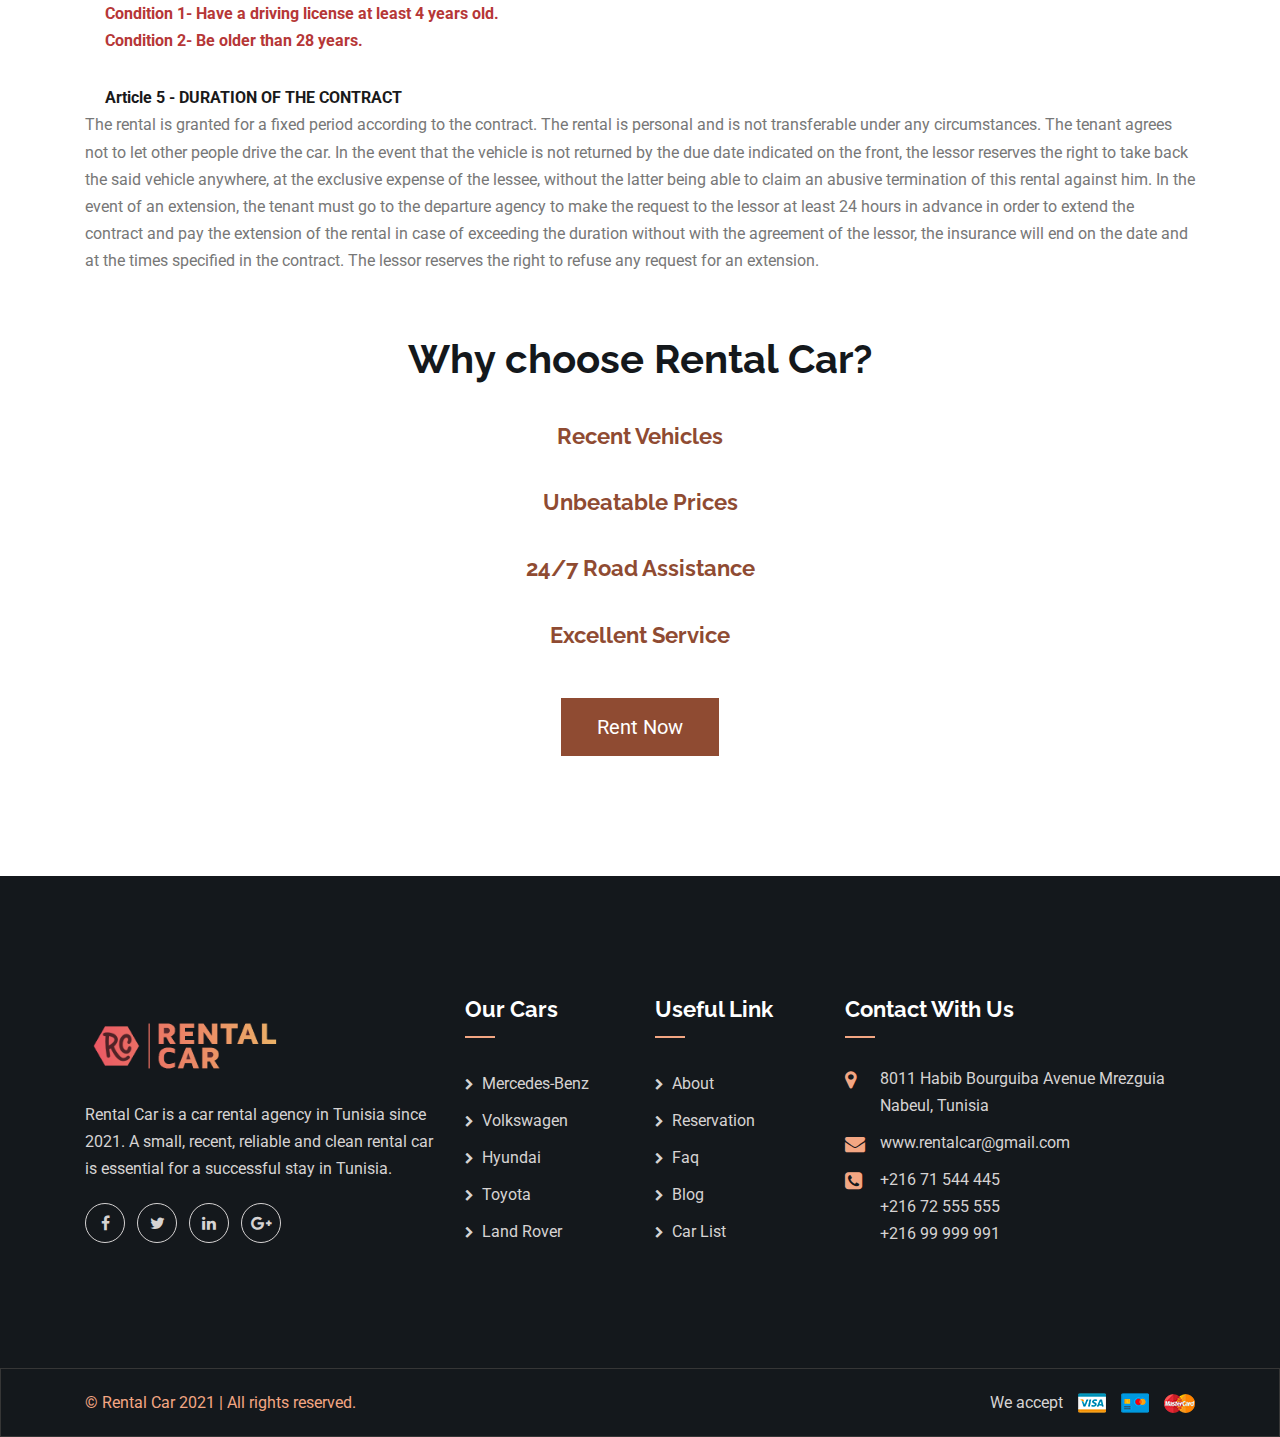
<file: Info and Help.html>
<!DOCTYPE html>
<html lang="en">

<head>
  <meta charset="UTF-8">
  <meta name="viewport" content="width=device-width, initial-scale=1.0">
  <meta http-equiv="X-UA-Compatible" content="ie=edge">
  <title>Renten - Car Rental Service HTML Template</title>
  <!-- site favicon -->
  <link rel="shortcut icon" type="image/png" href="assets/images/lg.png"/>
  <!-- fontawesome css link -->
  <link rel="stylesheet" href="assets/css/fontawesome.min.css">
  <!-- bootstrap css link -->
  <link rel="stylesheet" href="assets/css/bootstrap.min.css">
  <!-- lightcase css link -->
  <link rel="stylesheet" href="assets/css/lightcase.css">
  <!-- animate css link -->
  <link rel="stylesheet" href="assets/css/animate.css">
  <!-- nice select css link -->
  <link rel="stylesheet" href="assets/css/nice-select.css">
  <!-- datepicker css link -->
  <link rel="stylesheet" href="assets/css/datepicker.min.css">
  <!-- wickedpicker css link -->
  <link rel="stylesheet" href="assets/css/wickedpicker.min.css">
  <!-- jquery ui css link -->
  <link rel="stylesheet" href="assets/css/jquery-ui.min.css">
  <!-- owl carousel css link -->
  <link rel="stylesheet" href="assets/css/owl.carousel.min.css">
  <!-- main style css link -->
  <link rel="stylesheet" href="assets/css/main.css">
</head>
<body>

 

  <!--  header-section start  -->
  <header class="header-section">
    <div class="header-top">
      <div class="container">
        <div class="row align-items-center">
          <div class="col-lg-3">
            <ul class="social-links">
              <li><a href="#0"><i class="fa fa-facebook"></i></a></li>
              <li><a href="#0"><i class="fa fa-twitter"></i></a></li>
              <li><a href="#0"><i class="fa fa-linkedin"></i></a></li>
              <li><a href="#0"><i class="fa fa-google-plus"></i></a></li>
            </ul>
          </div>
          <div class="col-lg-6">
            <ul class="header-info d-flex justify-content-center">
              <li>
                <i class="fa fa-map-marker"></i>
                <p>Nabeul, Mrezgua 8011</p>
              </li>
              <li>
                <i class="fa fa-clock-o"></i>
                <p>Sat - Fri Day 08:00H - 17.00H </p>
              </li>
            </ul>
          </div>
          <div class="col-lg-3">
            <div class="header-action d-flex align-items-center justify-content-end">
              <div class="lag-select-area">
              <div class="login-reg">
                <a href="sing-up.html" class="cmn-btn">Sing Up</a>
                <a href="login.html" class="cmn-btn">Log in</a>
              </div>
            </div>
            </div>
          </div>
        </div>
      </div>
    </div>
    <div class="header-bottom">
      <div class="container">
        <nav class="navbar navbar-expand-lg p-0">
          <a class="site-logo site-title" href="index.html"><img src="assets/images/lg.png" alt="site-logo"><span class="logo-icon"><i class="flaticon-fire"></i></span></a>
          <button class="navbar-toggler" type="button" data-toggle="collapse" data-target="#navbarSupportedContent" aria-controls="navbarSupportedContent" aria-expanded="false" aria-label="Toggle navigation">
          <span class="menu-toggle"></span>
          </button>
          <div class="collapse navbar-collapse" id="navbarSupportedContent">
            <ul class="navbar-nav main-menu mr-auto">
              
                <li ><a href="index.html">Home</a>
                </li>
              <li><a href="about.html">About</a></li>
              <li ><a href="location.html">Location</a>
              </li>
              <li><a href="contact.html">Contact</a></li>
              <li><a href="Info and Help.html">Info and Help</a></li>
            
            </ul>
          </div>
        </nav>
      </div>
    </div><!-- header-bottom end -->
  </header>
  <!--  header-section end  -->

  <!-- inner-apge-banner start -->
  <section class="inner-page-banner bg_img overlay-3" data-background="assets/images/inner-page-bg.jpg">
    <div class="container">
      <div class="row">
        <div class="col-md-12">
          <h2 class="page-title">BOOK YOUR RENTAL CAR IN TUNISIA:</h2>
          <ol class="page-list">
            <li><a href="index.html"><i class="fa fa-home"></i> Home</a></li>
            <li>Info and Help</li>
          </ol>
        </div>
      </div>
    </div>
  </section>
  <!-- inner-apge-banner end -->

  <!-- error-section start -->
  <section class="error-section pt-120 pb-120">
    <div class="container">
      <div class="row justify-content-left">
        <div class="col-lg-12">
          <div class="error-content text-left">
            <div class="servive">
              The Best Service In Tunisia
            </div>
            <p class="info">
              <b> Rental Car</b> gives you the opportunity to book your car in Tunisia online and thus benefit
               from a quality of service ratio and an advantageous rental price.<br> You will have the choice between 
               different models of cars for rent in Tunisia between economy cars such as city cars, luxury cars and utility cars.<br>
                Make your reservation with Avantgarde rent a car and enjoy your rental car without delay throughout Tunisia.
                 Thanks to our solid network throughout Tunisia and our experience in the field of car rental, we have managed 
                 to acquire all the necessary know-how in this field.Regular maintenance and a complete overhaul of all our cars, 
                 absolute respect for deadlines and attractive prices are the key words in our car rental agency in Tunisia.
            </p>
          <h3>Conditions de Location</h3>
          <p class="info">
            <strong>Article 1 - USE OF THE CAR</strong> <br>
            Upon delivery of the vehicle, the lessee and authorized drivers become fully responsible under the terms set out in
             the article of the Civil Code. The tenant is forbidden to participate in any match, race, contest, rally, or any other
              competitions of any kind, as well as in tests or preparations. He agrees not to use the car for illicit purposes or
               for purposes other than those provided for by the Manufacturer. The tenant agrees at each stop to use the closing and
               protection control systems.</p>
               <p class="info">
                 <strong>Article 2 - GEOGRAPHICAL ZONE OF USE - NO VEHICLE MUST LEAVE TUNISIAN TERRITORY.</strong><br>
                 The tenant agrees that the vehicle will not be used or driven outside the area provided for in the contract without the prior consent of the lessor.
               The harmful consequences which would result from the circulation of the vehicle outside the declared zone would be entirely the
               responsibility of the tenant without this one being able to claim the benefit of the guarantees of the lessor, in particular for
                the reduction of the deductible.
               </p>
               <p class="info">
                 <strong>Article 3 - CONDITION OF THE VEHICLE</strong><br>
                 The vehicle is delivered in good working order and bodywork with keys and on-board documents and tires in good condition, spare wheel and normal accessories. By signing the contract, the lessee approves the vehicle as it is and undertakes to return it in the same running condition and bodywork with the tires, spare wheel and accessories in good condition. The lessee is prohibited from claiming compensation for interruption of service, incident or accident attributed to the condition of the vehicle or tires. The vehicle is given in a perfect state of cleanliness upon return, it must be returned in the same condition. Otherwise the cleaning costs will be billed to him. Repairs resulting from abnormal wear and tear, freezing, negligence for accidental or indeterminate causes remain the responsibility of the tenant unless the latter provides proof that he has committed a fault.
                The lessee remains responsible for all non-accident loss or damage to the vehicle, keys and traffic documents, tires (also punctures) rims, tools, instruments, accessories, interior and exterior equipment. He undertakes to reimburse the lessor for the full amount of any damage or loss as well as the costs of immobilizing the vehicle. The amount of repairs will be payable on estimate. It should be noted that the lessor will immediately collect the prepayment.
               </p>
               <p class="info">
                 <strong>Article 4 - CONDITIONS REQUIRED TO RENT</strong><br>
                 To be able to hire a car with Teamcar, the driver (s) must meet the following two necessary and sufficient conditions: <br>
                <strong class="condition">Condition 1- Have a driving license at least 4 years old.</strong><br>
                <strong class="condition">Condition 2- Be older than 28 years.</strong><br>
               </p>
               <p class="info">
                 <strong>Article 5 - DURATION OF THE CONTRACT</strong><br>
                 The rental is granted for a fixed period according to the contract.
                 The rental is personal and is not transferable under any circumstances. The tenant agrees not to let other people drive the car.
                 In the event that the vehicle is not returned by the due date indicated on the front, the lessor reserves the right to take back the said vehicle anywhere, at the exclusive expense of the lessee, without the latter being able to claim an abusive termination of this rental against him.
                In the event of an extension, the tenant must go to the departure agency to make the request to the lessor at least 24 hours in advance in order to extend the contract and pay the extension of the rental in case of exceeding the duration without with the agreement of the lessor, the insurance will end on the date and at the times specified in the contract. The lessor reserves the right to refuse any request for an extension.
               </p>
          </div>
        </div>
      </div>
      <div class="row justify-content-center">
        <div class="col-lg-8">
          <div class="error-content text-center">
            <h2 class="title">Why choose Rental Car?</h2>
            <h4>Recent Vehicles</h4>
            <h4>Unbeatable Prices</h4>
            <h4>24/7 Road Assistance</h4>
            <h4>Excellent Service</h4>
            <a href="location.html" class="cmn-btn">Rent Now</a>
          </div>
        </div>
      </div>
    </div>
  </section>
  <!-- error-section end -->

  <!-- footer-section start -->
  <footer class="footer-section">
    <div class="footer-top pt-120 pb-120">
      <div class="container">
        <div class="row">
          <div class="col-lg-4 col-sm-8">
            <div class="footer-widget widget-about">
              <div class="widget-about-content">
                <a href="index.html" class="footer-logo"><img src="assets/images/lg.png" alt="logo"></a>
                <p>
                  Rental Car is a car rental agency in Tunisia since 2021. A small, recent, reliable and clean rental car is essential for a successful stay 
                  in Tunisia.
                </p>
               <ul class="social-links">
                  <li><a href="#0"><i class="fa fa-facebook"></i></a></li>
                  <li><a href="#0"><i class="fa fa-twitter"></i></a></li>
                  <li><a href="#0"><i class="fa fa-linkedin"></i></a></li>
                  <li><a href="#0"><i class="fa fa-google-plus"></i></a></li>
                </ul>
              </div>
            </div>
          </div>
          <div class="col-lg-2 col-sm-4">
            <div class="footer-widget widget-menu">
              <h4 class="widget-title">our cars</h4>
              <ul>
                <li><a href="#0">Mercedes-Benz</a></li>
                <li><a href="#0">Volkswagen</a></li>
                <li><a href="#0">Hyundai</a></li>
                <li><a href="#0">Toyota</a></li>
                <li><a href="#0">Land Rover</a></li>
              </ul>
            </div>
          </div>
          <div class="col-lg-2 col-sm-4">
            <div class="footer-widget widget-menu">
              <h4 class="widget-title">useful link</h4>
              <ul>
                <li><a href="about.html">about</a></li>
                <li><a href="location.html">reservation</a></li>
                <li><a href="#0">faq</a></li>
                <li><a href="#0">blog</a></li>
                <li><a href="#0">car list</a></li>
              </ul>
            </div>
          </div>
          <div class="col-lg-4 col-sm-8">
            <div class="footer-widget widget-address">
              <h4 class="widget-title">contact with us</h4>
              <ul>
                <li>
                  <i class="fa fa-map-marker"></i>
                  <span>8011 Habib Bourguiba Avenue Mrezguia Nabeul, Tunisia</span>
                </li>
                <li>
                  <i class="fa fa-envelope"></i>
                  <span>www.rentalcar@gmail.com </span>
                </li>
                <li>
                  <i class="fa fa-phone-square"></i>
                  <span>+216 71 544 445 <br>+216 72 555 555 <br>+216 99 999 991</span>
                </li>
              </ul>
            </div>
          </div>
        </div>
      </div>
    </div>
    <div class="footer-bottom">
      <div class="container">
        <div class="row justify-content-between">
          <div class="col-sm-6">
            <p class="copy-right-text"><a href="www.rentalcar.tn">© Rental Car 2021 | All rights reserved.
            </a></p>
          </div>
          <div class="col-sm-6">
            <ul class="payment-method d-flex justify-content-end">
              <li>We accept</li>
              <li><img src="assets/images/money-method/1.png" alt="image"></li>
              <li><img src="assets/images/money-method/2.png" alt="image"></li>
              <li><img src="assets/images/money-method/3.png" alt="image"></li>
            </ul>
          </div>
        </div>
      </div>
    </div>
  </footer>
  <!-- footer-section end -->
  
  <!-- scroll-to-top start -->
  <div class="scroll-to-top">
    <span class="scroll-icon">
      <i class="fa fa-rocket"></i>
    </span>
  </div>
  <!-- scroll-to-top end -->

  <!-- jquery js link -->
  <script src="assets/js/jquery-3.3.1.min.js"></script>
  <!-- jquery migrate js link -->
  <script src="assets/js/jquery-migrate-3.0.0.js"></script>
  <!-- bootstrap js link -->
  <script src="assets/js/bootstrap.min.js"></script>
  <!-- lightcase js link -->
  <script src="assets/js/lightcase.js"></script>
  <!-- wow js link -->
  <script src="assets/js/wow.min.js"></script>
  <!-- nice select js link -->
  <script src="assets/js/jquery.nice-select.min.js"></script>
  <!-- datepicker js link -->
  <script src="assets/js/datepicker.min.js"></script>
  <script src="assets/js/datepicker.en.js"></script>
  <!-- wickedpicker js link -->
  <script src="assets/js/wickedpicker.min.js"></script>
  <!-- owl carousel js link -->
  <script src="assets/js/owl.carousel.min.js"></script>
  <!-- jquery ui js link -->
  <script src="assets/js/jquery-ui.min.js"></script>
  <!-- main js link -->
  <script src="assets/js/main.js"></script>
</body>

</html>
</file>
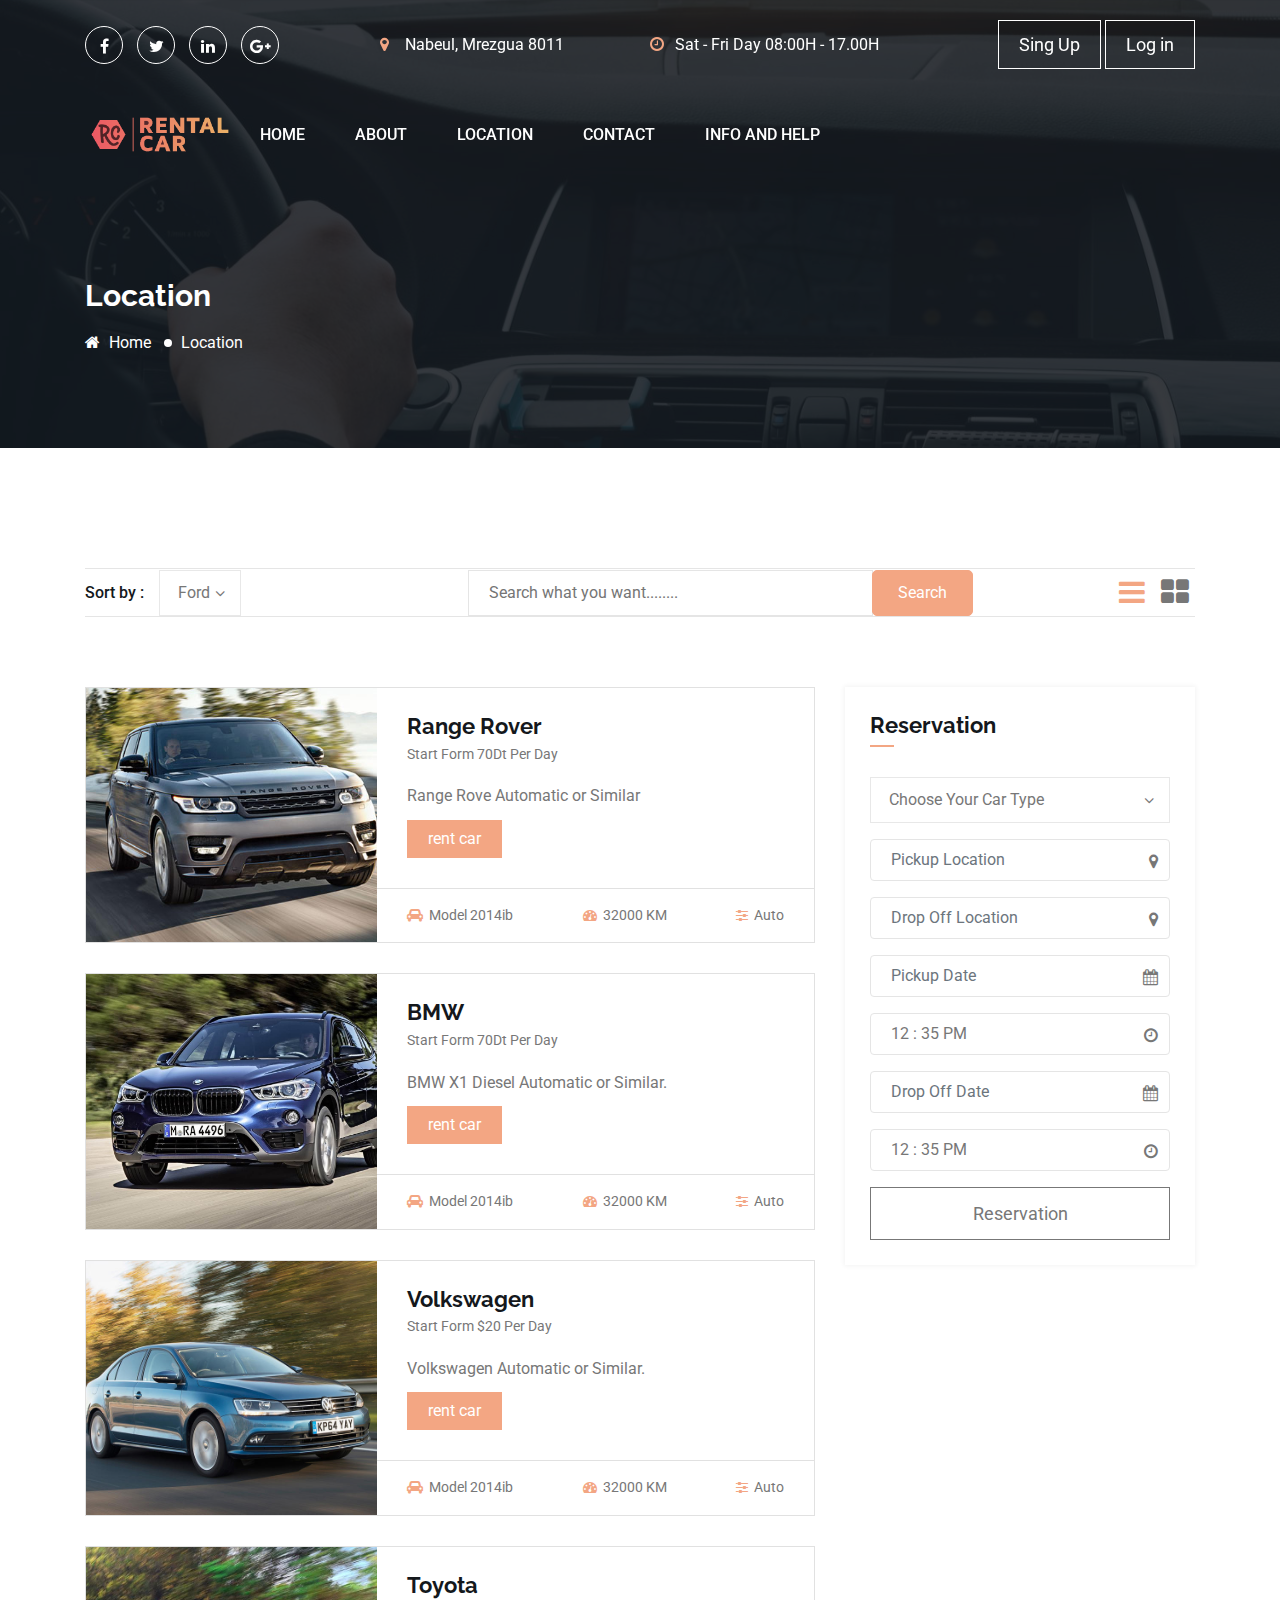
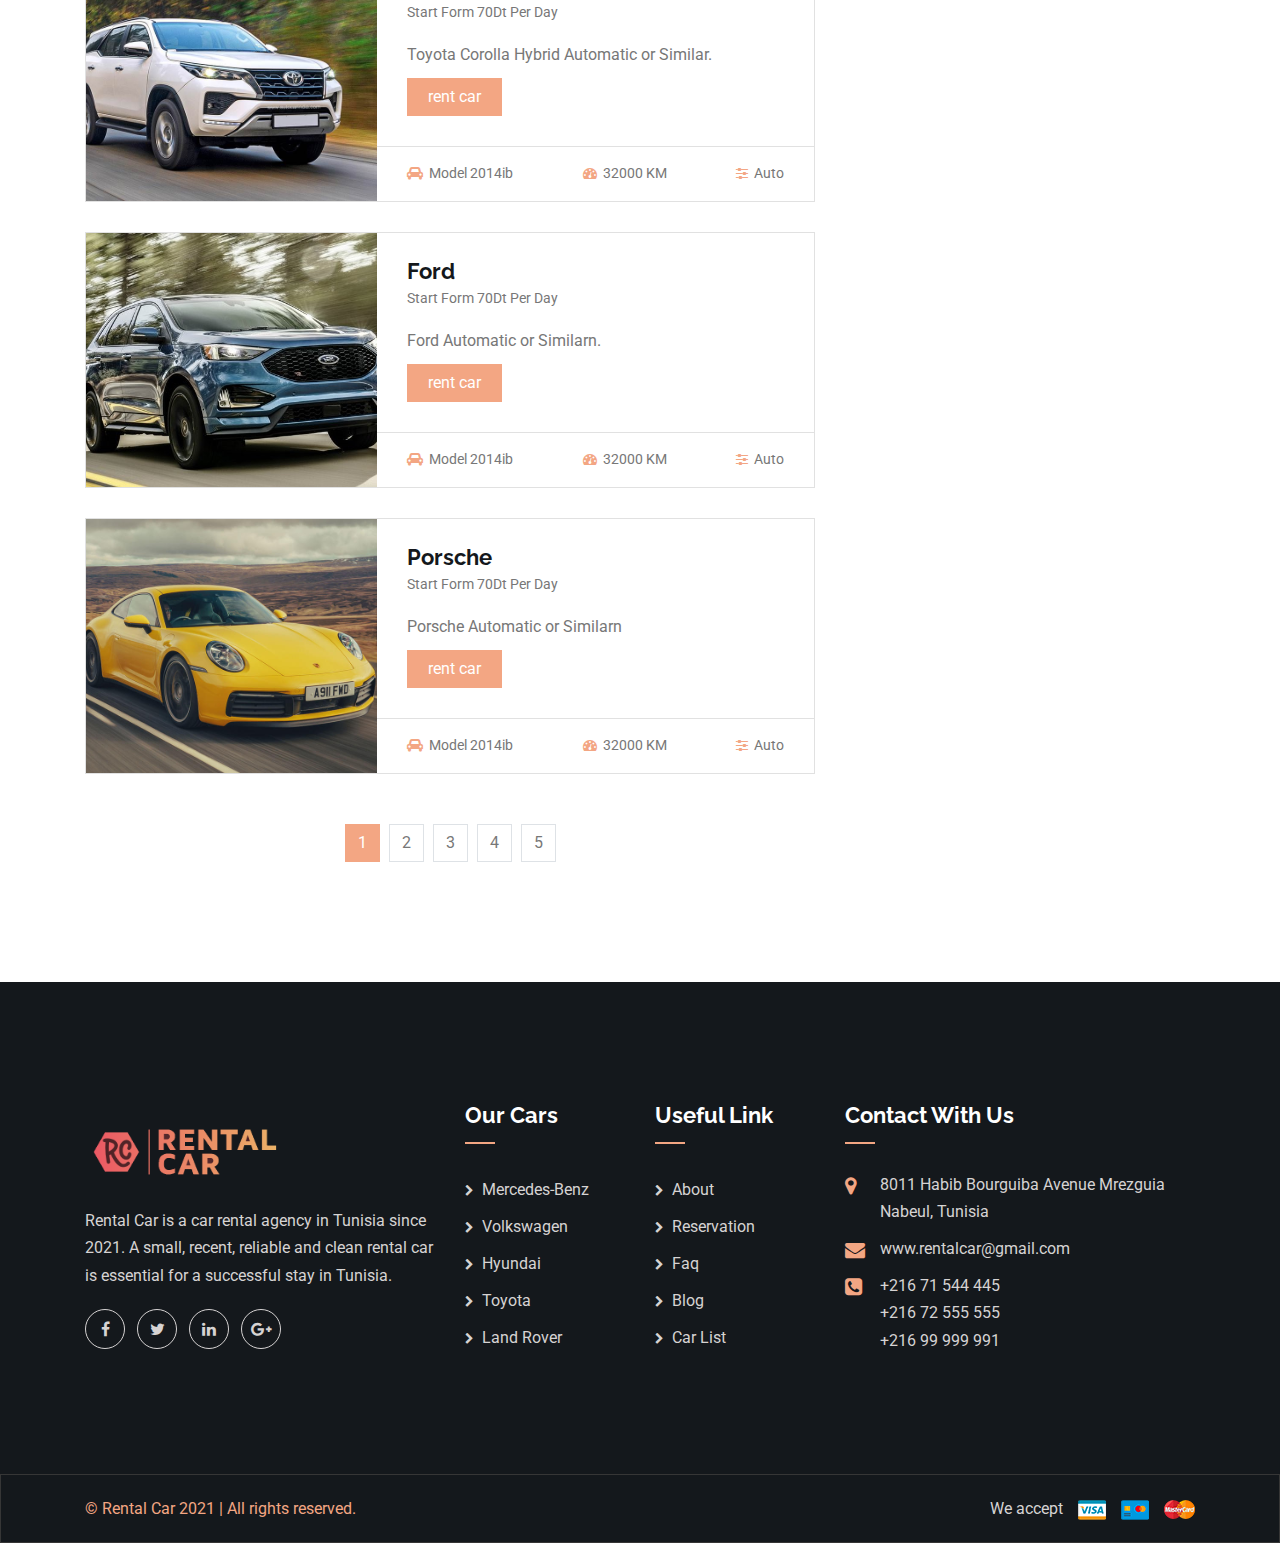
<file: location.html>
<!DOCTYPE html>
<html lang="en">

<head>
  <meta charset="UTF-8">
  <meta name="viewport" content="width=device-width, initial-scale=1.0">
  <meta http-equiv="X-UA-Compatible" content="ie=edge">
  <title>Renten - Car Rental Service HTML Template</title>
  <!-- site favicon -->
  <link rel="shortcut icon" type="image/png" href="assets/images/lg.png"/>
  <!-- fontawesome css link -->
  <link rel="stylesheet" href="assets/css/fontawesome.min.css">
  <!-- bootstrap css link -->
  <link rel="stylesheet" href="assets/css/bootstrap.min.css">
  <!-- lightcase css link -->
  <link rel="stylesheet" href="assets/css/lightcase.css">
  <!-- animate css link -->
  <link rel="stylesheet" href="assets/css/animate.css">
  <!-- nice select css link -->
  <link rel="stylesheet" href="assets/css/nice-select.css">
  <!-- datepicker css link -->
  <link rel="stylesheet" href="assets/css/datepicker.min.css">
  <!-- wickedpicker css link -->
  <link rel="stylesheet" href="assets/css/wickedpicker.min.css">
  <!-- jquery ui css link -->
  <link rel="stylesheet" href="assets/css/jquery-ui.min.css">
  <!-- owl carousel css link -->
  <link rel="stylesheet" href="assets/css/owl.carousel.min.css">
  <!-- main style css link -->
  <link rel="stylesheet" href="assets/css/main.css">
</head>
<body>



  <!--  header-section start  -->
  <header class="header-section">
    <div class="header-top">
      <div class="container">
        <div class="row align-items-center">
          <div class="col-lg-3">
            <ul class="social-links">
              <li><a href="#0"><i class="fa fa-facebook"></i></a></li>
              <li><a href="#0"><i class="fa fa-twitter"></i></a></li>
              <li><a href="#0"><i class="fa fa-linkedin"></i></a></li>
              <li><a href="#0"><i class="fa fa-google-plus"></i></a></li>
            </ul>
          </div>
          <div class="col-lg-6">
            <ul class="header-info d-flex justify-content-center">
              <li>
                <i class="fa fa-map-marker"></i>
                <p>Nabeul, Mrezgua 8011</p>
              </li>
              <li>
                <i class="fa fa-clock-o"></i>
                <p>Sat - Fri Day 08:00H - 17.00H </p>
              </li>
            </ul>
          </div>
          <div class="col-lg-3">
            <div class="header-action d-flex align-items-center justify-content-end">
              <div class="lag-select-area">
              <div class="login-reg">
                <a href="sing-up.html" class="cmn-btn">Sing Up</a>
                <a href="login.html" class="cmn-btn">Log in</a>
              </div>
            </div>
            </div>
          </div>
        </div>
      </div>
    </div>
    <div class="header-bottom">
      <div class="container">
        <nav class="navbar navbar-expand-lg p-0">
          <a class="site-logo site-title" href="index.html"><img src="assets/images/lg.png" alt="site-logo"><span class="logo-icon"><i class="flaticon-fire"></i></span></a>
          <button class="navbar-toggler" type="button" data-toggle="collapse" data-target="#navbarSupportedContent" aria-controls="navbarSupportedContent" aria-expanded="false" aria-label="Toggle navigation">
          <span class="menu-toggle"></span>
          </button>
          <div class="collapse navbar-collapse" id="navbarSupportedContent">
            <ul class="navbar-nav main-menu mr-auto">
              
                <li ><a href="index.html">Home</a>
                </li>
              <li><a href="about.html">About</a></li>
              <li ><a href="location.html">Location</a>
              </li>
              <li><a href="contact.html">Contact</a></li>
              <li><a href="Info and Help.html">Info and Help</a></li>
            
            </ul>
          </div>
        </nav>
      </div>
    </div><!-- header-bottom end -->
  </header>
  <!--  header-section end  -->

  <!-- inner-apge-banner start -->
  <section class="inner-page-banner bg_img overlay-3" data-background="assets/images/inner-page-bg.jpg">
    <div class="container">
      <div class="row">
        <div class="col-md-12">
          <h2 class="page-title">Location</h2>
          <ol class="page-list">
            <li><a href="index.html"><i class="fa fa-home"></i> Home</a></li>
            <li><a href="location.html">Location</a></li>
          </ol>
        </div>
      </div>
    </div>
  </section>
  <!-- inner-apge-banner end -->

  <!-- car-search-section start -->
  <section class="car-search-section pt-120 pb-120">
    <div class="container">
      <div class="row">
        <div class="col-lg-12">
          <div class="car-search-filter-area">
            <div class="car-search-filter-form-area">
              <form class="car-search-filter-form">
                <div class="row justify-content-between">
                  <div class="col-lg-4 col-md-5 col-sm-6">
                    <div class="cart-sort-field">
                      <span class="caption">Sort by : </span>
                      <select>
                        <option value="2">Ford</option>
                        <option value="4">Honda</option>
                        <option value="6">Toyota</option>
                        <option value="7">Fiat</option>
                        <option value="8">BMW</option>
                        <option value="9">Volkswagen</option>
                        <option value="10">Range Rover</option>
                        <option value="11">Mercedes-Benz</option>
                      </select>
                    </div>
                  </div>
                  <div class="col-lg-7 col-md-7 col-sm-6 d-flex">
                    <input type="text" name="car_search" id="car_search" placeholder="Search what you want........">
                    <button class="search-submit-btn">Search</button>
                  </div>
                </div>
              </form>
            </div>
            <div class="view-style-toggle-area">
              <button class="view-btn list-btn active"><i class="fa fa-bars"></i></button>
              <button class="view-btn grid-btn"><i class="fa fa-th-large"></i></button>
            </div>
          </div>
        </div>
      </div>
      <div class="row mt-70">
        <div class="col-lg-8">
          <div class="car-search-result-area list--view row mb-none-30">
            <div class="col-md-6 col-12">
              <div class="car-item car-item--style2">
                <div class="thumb bg_img" data-background="assets/images/cars/8.jpg"></div>
                <div class="car-item-body">
                  <div class="content">
                    <h4 class="title">Range Rover</h4>
                    <span class="price">start form 70Dt per day</span>
                    <p>Range Rove Automatic or Similar</p>
                    <a href="reservation.html" class="cmn-btnrent">rent car</a>
                  </div>
                  <div class="car-item-meta">
                    <ul class="details-list">
                      <li><i class="fa fa-car"></i>model 2014ib</li>
                      <li><i class="fa fa-tachometer"></i>32000 KM</li>
                      <li><i class="fa fa-sliders"></i>auto</li>
                    </ul>
                  </div>
                </div>
              </div>
            </div><!-- car-item end -->
            <div class="col-md-6 col-12">
              <div class="car-item car-item--style2">
                <div class="thumb bg_img" data-background="assets/images/cars/7.jpg"></div>
                <div class="car-item-body">
                  <div class="content">
                    <h4 class="title">BMW</h4>
                    <span class="price">start form 70Dt per day</span>
                    <p>BMW X1 Diesel Automatic or Similar.</p>
                    <a href="reservation.html" class="cmn-btnrent">rent car</a>
                  </div>
                  <div class="car-item-meta">
                    <ul class="details-list">
                      <li><i class="fa fa-car"></i>model 2014ib</li>
                      <li><i class="fa fa-tachometer"></i>32000 KM</li>
                      <li><i class="fa fa-sliders"></i>auto</li>
                    </ul>
                  </div>
                </div>
              </div>
            </div><!-- car-item end -->

            <div class="col-md-6 col-12">
              <div class="car-item car-item--style2">
                <div class="thumb bg_img" data-background="assets/images/cars/6.jpg"></div>
                <div class="car-item-body">
                  <div class="content">
                    <h4 class="title">Volkswagen</h4>
                    <span class="price">start form $20 per day</span>
                    <p>Volkswagen Automatic or Similar.</p>
                    <a href="reservation.html" class="cmn-btnrent">rent car</a>
                  </div>
                  <div class="car-item-meta">
                    <ul class="details-list">
                      <li><i class="fa fa-car"></i>model 2014ib</li>
                      <li><i class="fa fa-tachometer"></i>32000 KM</li>
                      <li><i class="fa fa-sliders"></i>auto</li>
                    </ul>
                  </div>
                </div>
              </div>
            </div><!-- car-item end -->
            <div class="col-md-6 col-12">
              <div class="car-item car-item--style2">
                <div class="thumb bg_img" data-background="assets/images/cars/5.jpg"></div>
                <div class="car-item-body">
                  <div class="content">
                    <h4 class="title">Toyota</h4>
                    <span class="price">start form 70Dt per day</span>
                    <p>Toyota Corolla Hybrid Automatic or Similar.</p>
                    <a href="reservation.html" class="cmn-btnrent">rent car</a>
                  </div>
                  <div class="car-item-meta">
                    <ul class="details-list">
                      <li><i class="fa fa-car"></i>model 2014ib</li>
                      <li><i class="fa fa-tachometer"></i>32000 KM</li>
                      <li><i class="fa fa-sliders"></i>auto</li>
                    </ul>
                  </div>
                </div>
              </div>
            </div><!-- car-item end -->
            <div class="col-md-6 col-12">
              <div class="car-item car-item--style2">
                <div class="thumb bg_img" data-background="assets/images/cars/4.jpg"></div>
                <div class="car-item-body">
                  <div class="content">
                    <h4 class="title">Ford</h4>
                    <span class="price">start form 70Dt per day</span>
                    <p>Ford Automatic or Similarn.</p>
                    <a href="reservation.html" class="cmn-btnrent">rent car</a>
                  </div>
                  <div class="car-item-meta">
                    <ul class="details-list">
                      <li><i class="fa fa-car"></i>model 2014ib</li>
                      <li><i class="fa fa-tachometer"></i>32000 KM</li>
                      <li><i class="fa fa-sliders"></i>auto</li>
                    </ul>
                  </div>
                </div>
              </div>
            </div><!-- car-item end -->
            <div class="col-md-6 col-12">
              <div class="car-item car-item--style2">
                <div class="thumb bg_img" data-background="assets/images/cars/9.jpg"></div>
                <div class="car-item-body">
                  <div class="content">
                    <h4 class="title"> Porsche</h4>
                    <span class="price">start form 70Dt per day</span>
                    <p>Porsche Automatic or Similarn</p>
                    <a href="reservation.html" class="cmn-btnrent">rent car</a>
                  </div>
                  <div class="car-item-meta">
                    <ul class="details-list">
                      <li><i class="fa fa-car"></i>model 2014ib</li>
                      <li><i class="fa fa-tachometer"></i>32000 KM</li>
                      <li><i class="fa fa-sliders"></i>auto</li>
                    </ul>
                  </div>
                </div>
              </div>
            </div><!-- car-item end -->
          </div>
          <nav class="d-pagination" aria-label="Page navigation example">
            <ul class="pagination justify-content-center">
              <li class="page-item active"><a class="page-link" href="#">1</a></li>
              <li class="page-item"><a class="page-link" href="#">2</a></li>
              <li class="page-item"><a class="page-link" href="#">3</a></li>
              <li class="page-item"><a class="page-link" href="#">4</a></li>
              <li class="page-item"><a class="page-link" href="#">5</a></li>
            </ul>
          </nav>
        </div>
        <div class="col-lg-4">
          <aside class="sidebar">
            <div class="widget widget-reservation">
              <h4 class="widget-title">reservation</h4>
              <div class="widget-body">
                <form class="car-search-form">
                  <div class="row">
                    <div class="col-lg-12 form-group">
                      <select>
                        <option value="1" selected>Choose Your Car Type</option>
                        <option value="2">Ford</option>
                        <option value="4">Honda</option>
                        <option value="6">Toyota</option>
                        <option value="7">Fiat</option>
                        <option value="8">BMW</option>
                        <option value="9">Volkswagen</option>
                        <option value="10">Range Rover</option>
                        <option value="11">Mercedes-Benz</option>
                      </select>
                    </div>
                    <div class="form-group col-md-12">
                      <i class="fa fa-map-marker"></i>
                      <input class="form-control has-icon" type="text" placeholder="Pickup Location">
                    </div>
                    <div class="form-group col-md-12">
                      <i class="fa fa-map-marker"></i>
                      <input class="form-control has-icon" type="text" placeholder="Drop Off Location">
                    </div>
                    <div class="form-group col-md-12">
                      <i class="fa fa-calendar"></i>
                      <input type='text' class='form-control has-icon datepicker-here' data-language='en' placeholder="Pickup Date">
                    </div>
                    <div class="form-group col-md-12">
                      <i class="fa fa-clock-o"></i>
                      <input type="text" name="timepicker" class="form-control has-icon timepicker" placeholder="Pickup Time">
                    </div>
                    <div class="form-group col-md-12">
                      <i class="fa fa-calendar"></i>
                      <input type='text' class='form-control has-icon datepicker-here' data-language='en' placeholder="Drop Off Date">
                    </div>
                    <div class="form-group col-md-12">
                      <i class="fa fa-clock-o"></i>
                      <input type="text" name="timepicker" class="form-control has-icon timepicker" placeholder="Drop Off Time">
                    </div>
                  </div>
                  <button type="submit" class="cmn-btnreserv">Reservation</button>
                </form>
              </div>
            </div><!-- widget end -->
           
           
          </aside>
        </div>
      </div>
    </div>
  </section>
  <!-- car-search-section end -->

  <!-- footer-section start -->
  <footer class="footer-section">
    <div class="footer-top pt-120 pb-120">
      <div class="container">
        <div class="row">
          <div class="col-lg-4 col-sm-8">
            <div class="footer-widget widget-about">
              <div class="widget-about-content">
                <a href="index.html" class="footer-logo"><img src="assets/images/lg.png" alt="logo"></a>
                <p>
                  Rental Car is a car rental agency in Tunisia since 2021. A small, recent, reliable and clean rental car is essential for a successful stay 
                  in Tunisia.
                </p>
               <ul class="social-links">
                  <li><a href="#0"><i class="fa fa-facebook"></i></a></li>
                  <li><a href="#0"><i class="fa fa-twitter"></i></a></li>
                  <li><a href="#0"><i class="fa fa-linkedin"></i></a></li>
                  <li><a href="#0"><i class="fa fa-google-plus"></i></a></li>
                </ul>
              </div>
            </div>
          </div>
          <div class="col-lg-2 col-sm-4">
            <div class="footer-widget widget-menu">
              <h4 class="widget-title">our cars</h4>
              <ul>
                <li><a href="#0">Mercedes-Benz</a></li>
                <li><a href="#0">Volkswagen</a></li>
                <li><a href="#0">Hyundai</a></li>
                <li><a href="#0">Toyota</a></li>
                <li><a href="#0">Land Rover</a></li>
              </ul>
            </div>
          </div>
          <div class="col-lg-2 col-sm-4">
            <div class="footer-widget widget-menu">
              <h4 class="widget-title">useful link</h4>
              <ul>
                <li><a href="about.html">about</a></li>
                <li><a href="location.html">reservation</a></li>
                <li><a href="#0">faq</a></li>
                <li><a href="#0">blog</a></li>
                <li><a href="#0">car list</a></li>
              </ul>
            </div>
          </div>
          <div class="col-lg-4 col-sm-8">
            <div class="footer-widget widget-address">
              <h4 class="widget-title">contact with us</h4>
              <ul>
                <li>
                  <i class="fa fa-map-marker"></i>
                  <span>8011 Habib Bourguiba Avenue Mrezguia Nabeul, Tunisia</span>
                </li>
                <li>
                  <i class="fa fa-envelope"></i>
                  <span>www.rentalcar@gmail.com </span>
                </li>
                <li>
                  <i class="fa fa-phone-square"></i>
                  <span>+216 71 544 445 <br>+216 72 555 555 <br>+216 99 999 991</span>
                </li>
              </ul>
            </div>
          </div>
        </div>
      </div>
    </div>
    <div class="footer-bottom">
      <div class="container">
        <div class="row justify-content-between">
          <div class="col-sm-6">
            <p class="copy-right-text"><a href="www.rentalcar.tn">© Rental Car 2021 | All rights reserved.
            </a></p>
          </div>
          <div class="col-sm-6">
            <ul class="payment-method d-flex justify-content-end">
              <li>We accept</li>
              <li><img src="assets/images/money-method/1.png" alt="image"></li>
              <li><img src="assets/images/money-method/2.png" alt="image"></li>
              <li><img src="assets/images/money-method/3.png" alt="image"></li>
            </ul>
          </div>
        </div>
      </div>
    </div>
  </footer>
  <!-- footer-section end -->
  
  <!-- scroll-to-top start -->
  <div class="scroll-to-top">
    <span class="scroll-icon">
      <i class="fa fa-rocket"></i>
    </span>
  </div>
  <!-- scroll-to-top end -->

  <!-- jquery js link -->
  <script src="assets/js/jquery-3.3.1.min.js"></script>
  <!-- jquery migrate js link -->
  <script src="assets/js/jquery-migrate-3.0.0.js"></script>
  <!-- bootstrap js link -->
  <script src="assets/js/bootstrap.min.js"></script>
  <!-- lightcase js link -->
  <script src="assets/js/lightcase.js"></script>
  <!-- wow js link -->
  <script src="assets/js/wow.min.js"></script>
  <!-- nice select js link -->
  <script src="assets/js/jquery.nice-select.min.js"></script>
  <!-- datepicker js link -->
  <script src="assets/js/datepicker.min.js"></script>
  <script src="assets/js/datepicker.en.js"></script>
  <!-- wickedpicker js link -->
  <script src="assets/js/wickedpicker.min.js"></script>
  <!-- owl carousel js link -->
  <script src="assets/js/owl.carousel.min.js"></script>
  <!-- jquery ui js link -->
  <script src="assets/js/jquery-ui.min.js"></script>
  <!-- main js link -->
  <script src="assets/js/main.js"></script>
</body>


</html>
</file>
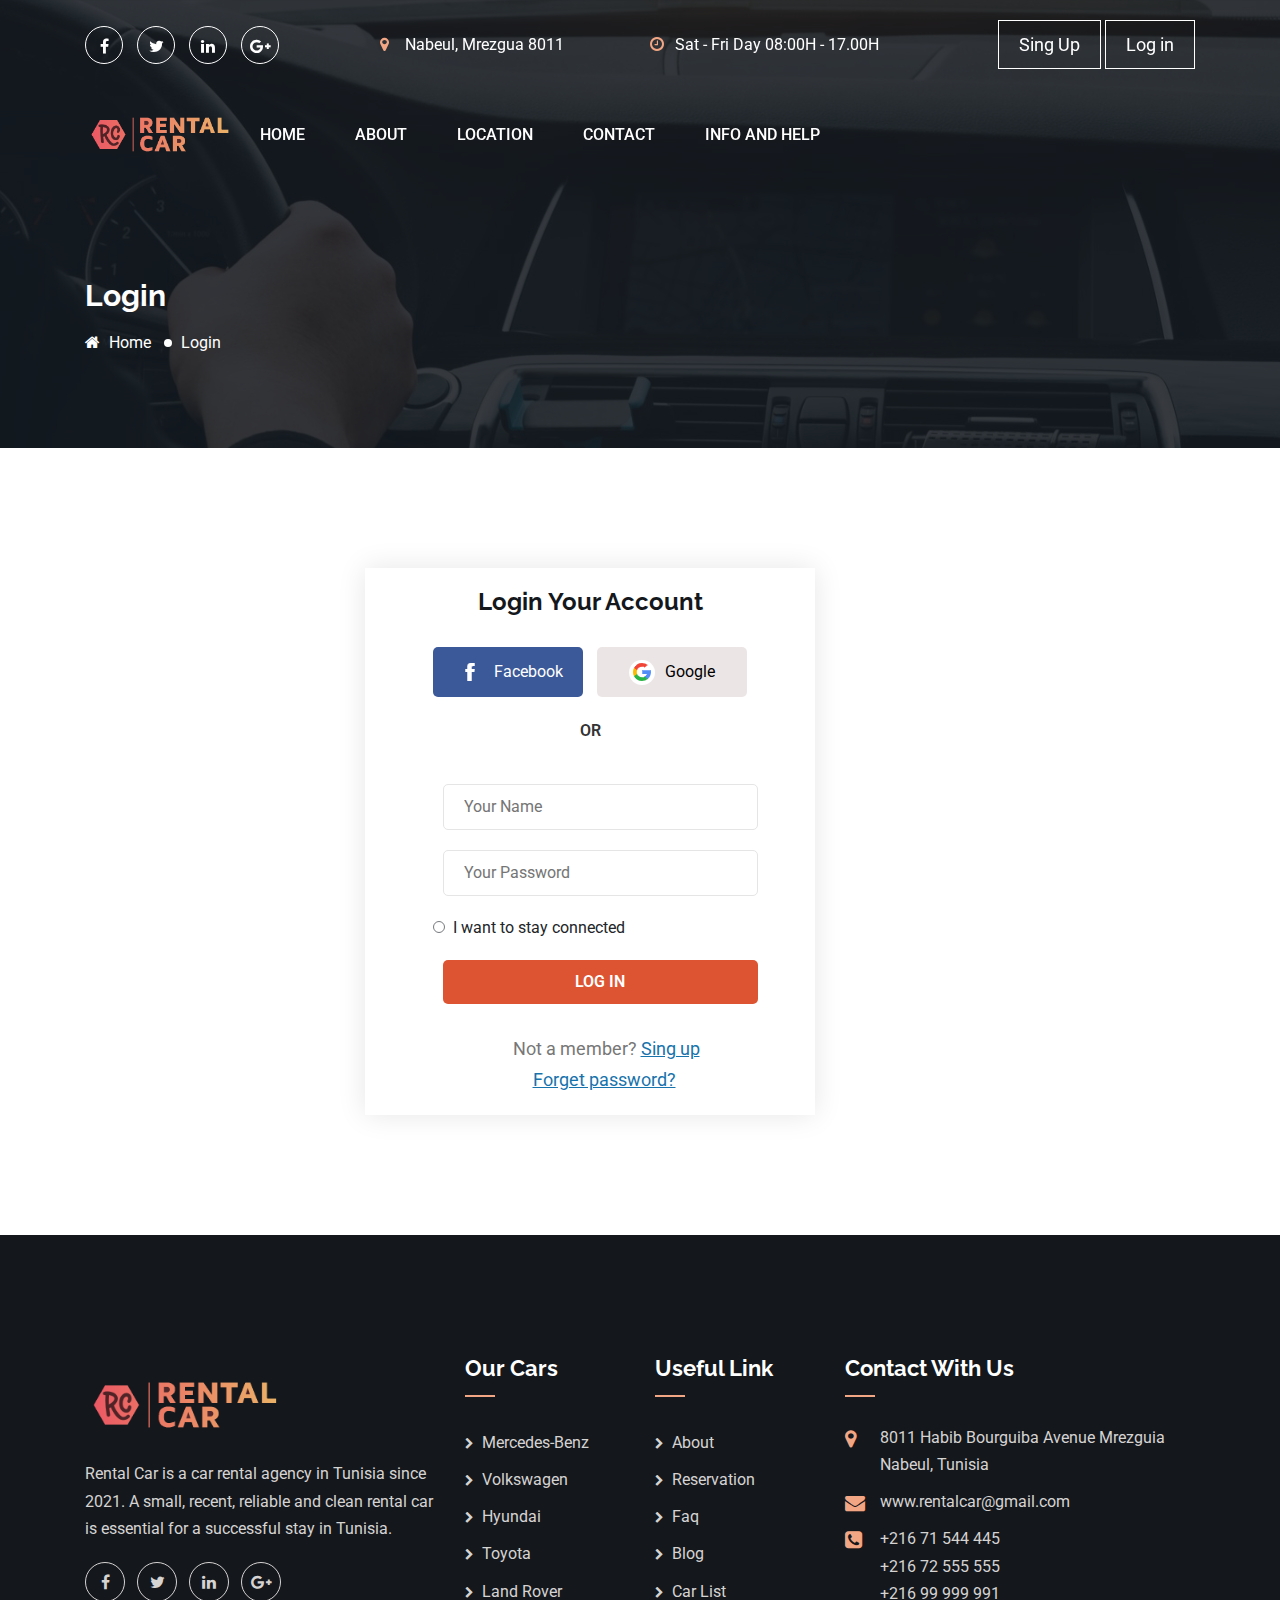
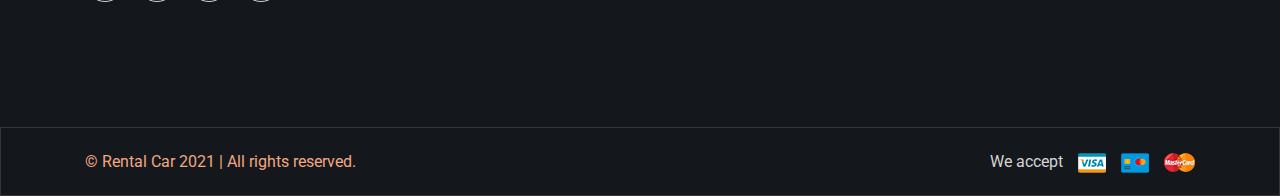
<file: login.html>
<!DOCTYPE html>
<html lang="en">


<head>
  <meta charset="UTF-8">
  <meta name="viewport" content="width=device-width, initial-scale=1.0">
  <meta http-equiv="X-UA-Compatible" content="ie=edge">
  <title>Rental Car</title>

  <!-- site favicon -->
  <link rel="shortcut icon" type="image/png" href="assets/images/lg.png"/>
  <!-- fontawesome css link -->
  <link rel="stylesheet" href="assets/css/fontawesome.min.css">
  <!-- bootstrap css link -->
  <link rel="stylesheet" href="assets/css/bootstrap.min.css">
  <!-- lightcase css link -->
  <link rel="stylesheet" href="assets/css/lightcase.css">
  <!-- animate css link -->
  <link rel="stylesheet" href="assets/css/animate.css">
  <!-- nice select css link -->
  <link rel="stylesheet" href="assets/css/nice-select.css">
  <!-- datepicker css link -->
  <link rel="stylesheet" href="assets/css/datepicker.min.css">
  <!-- wickedpicker css link -->
  <link rel="stylesheet" href="assets/css/wickedpicker.min.css">
  <!-- jquery ui css link -->
  <link rel="stylesheet" href="assets/css/jquery-ui.min.css">
  <!-- owl carousel css link -->
  <link rel="stylesheet" href="assets/css/owl.carousel.min.css">
  <!-- main style css link -->
  <link rel="stylesheet" href="assets/css/main.css">
</head>
<body>

 

  <!--  header-section start  -->
  <header class="header-section">
    <div class="header-top">
      <div class="container">
        <div class="row align-items-center">
          <div class="col-lg-3">
            <ul class="social-links">
              <li><a href="#0"><i class="fa fa-facebook"></i></a></li>
              <li><a href="#0"><i class="fa fa-twitter"></i></a></li>
              <li><a href="#0"><i class="fa fa-linkedin"></i></a></li>
              <li><a href="#0"><i class="fa fa-google-plus"></i></a></li>
            </ul>
          </div>
          <div class="col-lg-6">
            <ul class="header-info d-flex justify-content-center">
              <li>
                <i class="fa fa-map-marker"></i>
                <p>Nabeul, Mrezgua 8011</p>
              </li>
              <li>
                <i class="fa fa-clock-o"></i>
                <p>Sat - Fri Day 08:00H - 17.00H </p>
              </li>
            </ul>
          </div>
          <div class="col-lg-3">
            <div class="header-action d-flex align-items-center justify-content-end">
              <div class="lag-select-area">
              <div class="login-reg">
                <a href="sing-up.html" class="cmn-btn">Sing Up</a>
                <a href="login.html" class="cmn-btn">Log in</a>
              </div>
            </div>
            </div>
          </div>
        </div>
      </div>
    </div>
    <div class="header-bottom">
      <div class="container">
        <nav class="navbar navbar-expand-lg p-0">
          <a class="site-logo site-title" href="index.html"><img src="assets/images/lg.png" alt="site-logo"><span class="logo-icon"><i class="flaticon-fire"></i></span></a>
          <button class="navbar-toggler" type="button" data-toggle="collapse" data-target="#navbarSupportedContent" aria-controls="navbarSupportedContent" aria-expanded="false" aria-label="Toggle navigation">
          <span class="menu-toggle"></span>
          </button>
          <div class="collapse navbar-collapse" id="navbarSupportedContent">
            <ul class="navbar-nav main-menu mr-auto">
              
                <li ><a href="index.html">Home</a>
                </li>
              <li><a href="about.html">About</a></li>
              <li ><a href="location.html">Location</a>
              </li>
              <li><a href="contact.html">Contact</a></li>
              <li><a href="Info and Help.html">Info and Help</a></li>
            
            </ul>
          </div>
        </nav>
      </div>
    </div><!-- header-bottom end -->
  </header>
  <!--  header-section end  -->

  <!-- inner-apge-banner start -->
  <section class="inner-page-banner bg_img overlay-3" data-background="assets/images/inner-page-bg.jpg">
    <div class="container">
      <div class="row">
        <div class="col-md-12">
          <h2 class="page-title">login</h2>
          <ol class="page-list">
            <li><a href="index.html"><i class="fa fa-home"></i> Home</a></li>
            <li>login</li>
          </ol>
        </div>
      </div>
    </div>
  </section>
  <!-- inner-apge-banner end -->

  <!-- login-section start -->
  <section class="login-section pt-120 pb-120">
    <div class="container">
      <div class="row ">
        <div class="col-lg-8 " >
          <div class="login-block text-center">
            <div class="login-block-inner">
              <h3 class="title">login your account </h3>
              <form class="login-form">
                <div class="frm-group text-center">
                  <a href="#0" class="facebook"> <img src="assets/images/facebook.PNG">facebook</a>
                  <a href="#0" class="google"> <img src="assets/images/google.PNG">google </a>
                  
                </div>
                <div class="frm-group text-center">
                  <span class="or">or</span>
                </div>
                <div class="frm-group">
                  <input type="text" name="f-name" id="f-name" placeholder="Your Name">
                </div>
                <div class="frm-group">
                  <input type="password" name="pass" id="pass" placeholder="Your Password">
                </div>
                <div class="frm-group">
                  <input type="checkbox" name="checkbox" id="checkbox" value="yes">
                  <label for="checkbox">I want to stay connected</label>
                </div>
                <div class="frm-group">
                  <input type="submit" value="Log in">
                </div>
              </form>
              <p><a href="sing-up.html" class="sing"> <span class="member"> Not a member? </span> <u>Sing up</u></a> <br>
                <a href="#0" class="forget"> <u>Forget password?</u></a></p>
            </div>
          </div>
        </div>
      </div>
    </div>
  </section>
  <!-- login-section end -->

  <!-- footer-section start -->
    <!-- footer-section start -->

  <!-- footer-section end -->
  <footer class="footer-section">
    <div class="footer-top pt-120 pb-120">
      <div class="container">
        <div class="row">
          <div class="col-lg-4 col-sm-8">
            <div class="footer-widget widget-about">
              <div class="widget-about-content">
                <a href="index.html" class="footer-logo"><img src="assets/images/lg.png" alt="logo"></a>
                <p>
                  Rental Car is a car rental agency in Tunisia since 2021. A small, recent, reliable and clean rental car is essential for a successful stay 
                  in Tunisia.
                </p>
               <ul class="social-links">
                  <li><a href="#0"><i class="fa fa-facebook"></i></a></li>
                  <li><a href="#0"><i class="fa fa-twitter"></i></a></li>
                  <li><a href="#0"><i class="fa fa-linkedin"></i></a></li>
                  <li><a href="#0"><i class="fa fa-google-plus"></i></a></li>
                </ul>
              </div>
            </div>
          </div>
          <div class="col-lg-2 col-sm-4">
            <div class="footer-widget widget-menu">
              <h4 class="widget-title">our cars</h4>
              <ul>
                <li><a href="#0">Mercedes-Benz</a></li>
                <li><a href="#0">Volkswagen</a></li>
                <li><a href="#0">Hyundai</a></li>
                <li><a href="#0">Toyota</a></li>
                <li><a href="#0">Land Rover</a></li>
              </ul>
            </div>
          </div>
          <div class="col-lg-2 col-sm-4">
            <div class="footer-widget widget-menu">
              <h4 class="widget-title">useful link</h4>
              <ul>
                <li><a href="about.html">about</a></li>
                <li><a href="location.html">reservation</a></li>
                <li><a href="#0">faq</a></li>
                <li><a href="#0">blog</a></li>
                <li><a href="#0">car list</a></li>
              </ul>
            </div>
          </div>
          <div class="col-lg-4 col-sm-8">
            <div class="footer-widget widget-address">
              <h4 class="widget-title">contact with us</h4>
              <ul>
                <li>
                  <i class="fa fa-map-marker"></i>
                  <span>8011 Habib Bourguiba Avenue Mrezguia Nabeul, Tunisia</span>
                </li>
                <li>
                  <i class="fa fa-envelope"></i>
                  <span>www.rentalcar@gmail.com </span>
                </li>
                <li>
                  <i class="fa fa-phone-square"></i>
                  <span>+216 71 544 445 <br>+216 72 555 555 <br>+216 99 999 991</span>
                </li>
              </ul>
            </div>
          </div>
        </div>
      </div>
    </div>
    <div class="footer-bottom">
      <div class="container">
        <div class="row justify-content-between">
          <div class="col-sm-6">
            <p class="copy-right-text"><a href="www.rentalcar.tn">© Rental Car 2021 | All rights reserved.
            </a></p>
          </div>
          <div class="col-sm-6">
            <ul class="payment-method d-flex justify-content-end">
              <li>We accept</li>
              <li><img src="assets/images/money-method/1.png" alt="image"></li>
              <li><img src="assets/images/money-method/2.png" alt="image"></li>
              <li><img src="assets/images/money-method/3.png" alt="image"></li>
            </ul>
          </div>
        </div>
      </div>
    </div>
  </footer>
  <!-- scroll-to-top start -->
  <div class="scroll-to-top">
    <span class="scroll-icon">
      <i class="fa fa-rocket"></i>
    </span>
  </div>
  <!-- scroll-to-top end -->

  <!-- jquery js link -->
  <script src="assets/js/jquery-3.3.1.min.js"></script>
  <!-- jquery migrate js link -->
  <script src="assets/js/jquery-migrate-3.0.0.js"></script>
  <!-- bootstrap js link -->
  <script src="assets/js/bootstrap.min.js"></script>
  <!-- lightcase js link -->
  <script src="assets/js/lightcase.js"></script>
  <!-- wow js link -->
  <script src="assets/js/wow.min.js"></script>
  <!-- nice select js link -->
  <script src="assets/js/jquery.nice-select.min.js"></script>
  <!-- datepicker js link -->
  <script src="assets/js/datepicker.min.js"></script>
  <script src="assets/js/datepicker.en.js"></script>
  <!-- wickedpicker js link -->
  <script src="assets/js/wickedpicker.min.js"></script>
  <!-- owl carousel js link -->
  <script src="assets/js/owl.carousel.min.js"></script>
  <!-- jquery ui js link -->
  <script src="assets/js/jquery-ui.min.js"></script>
  <!-- main js link -->
  <script src="assets/js/main.js"></script>
</body>

</html>
</file>
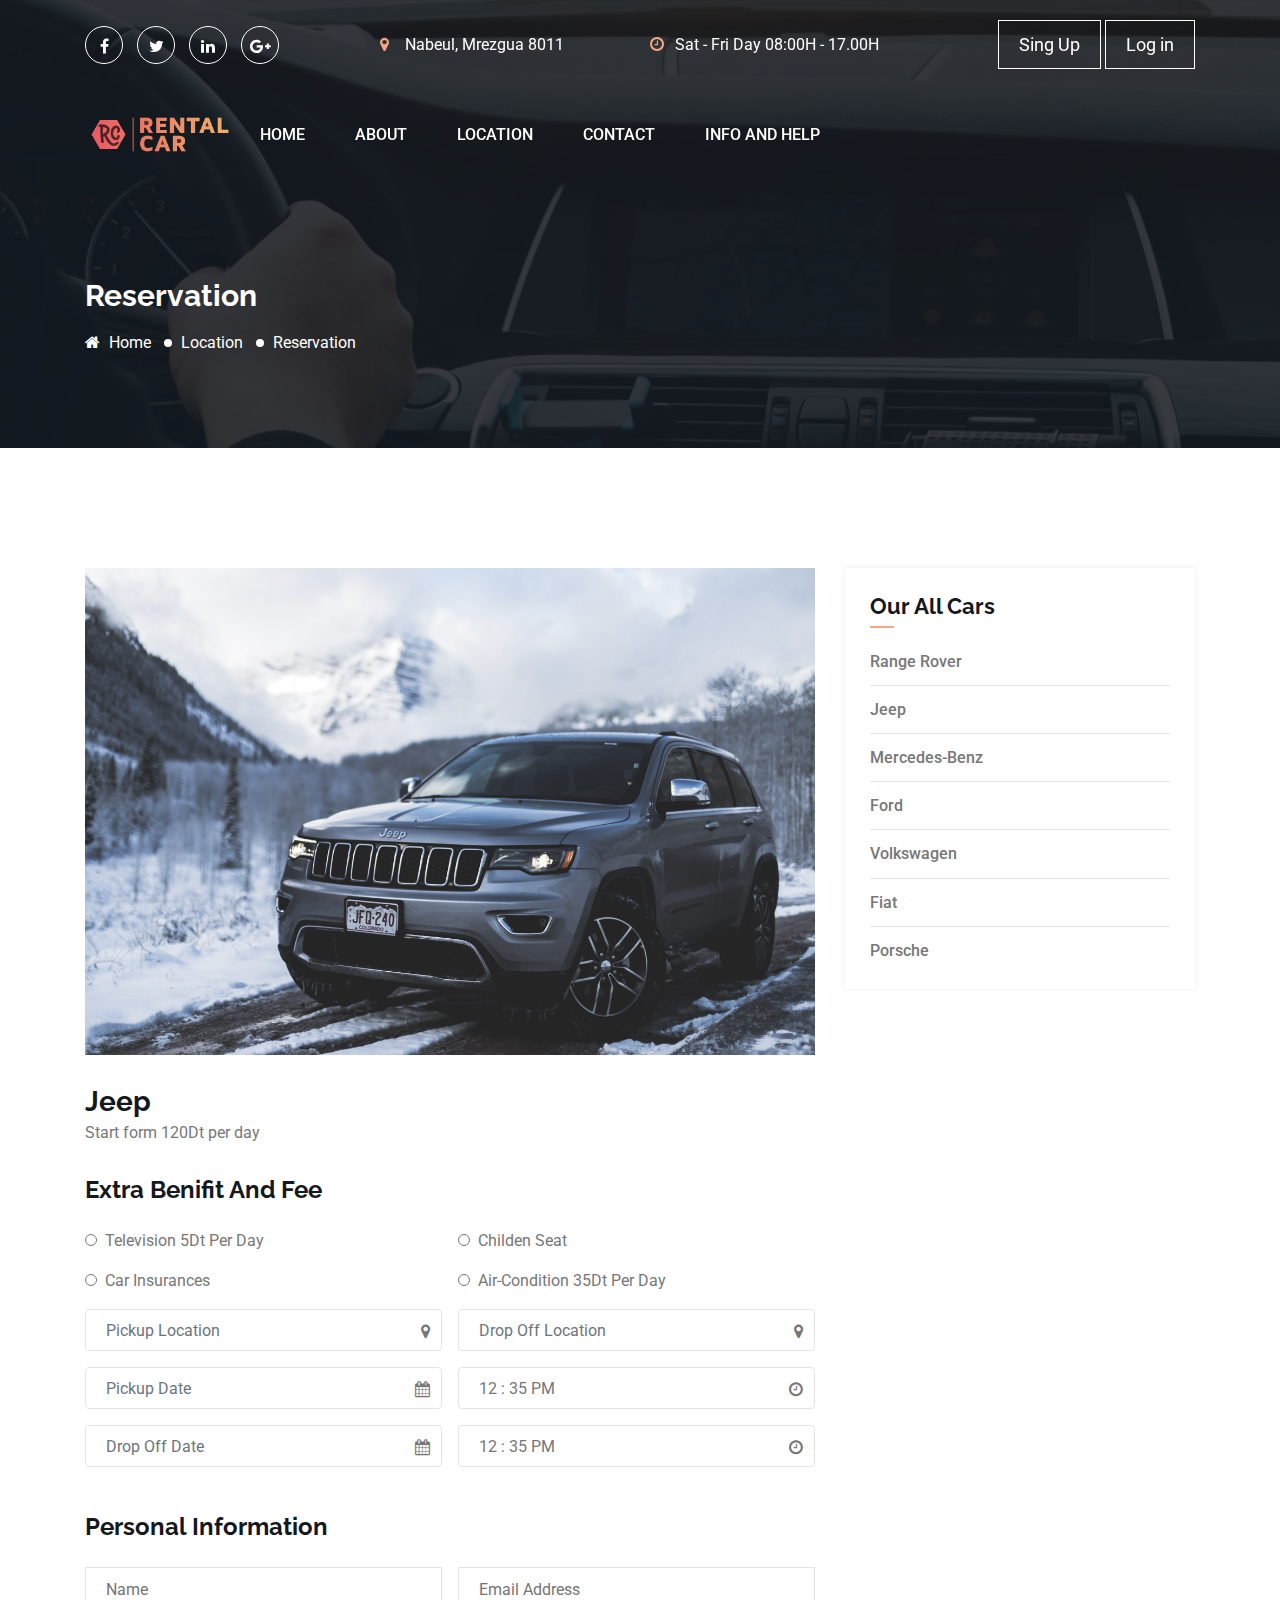
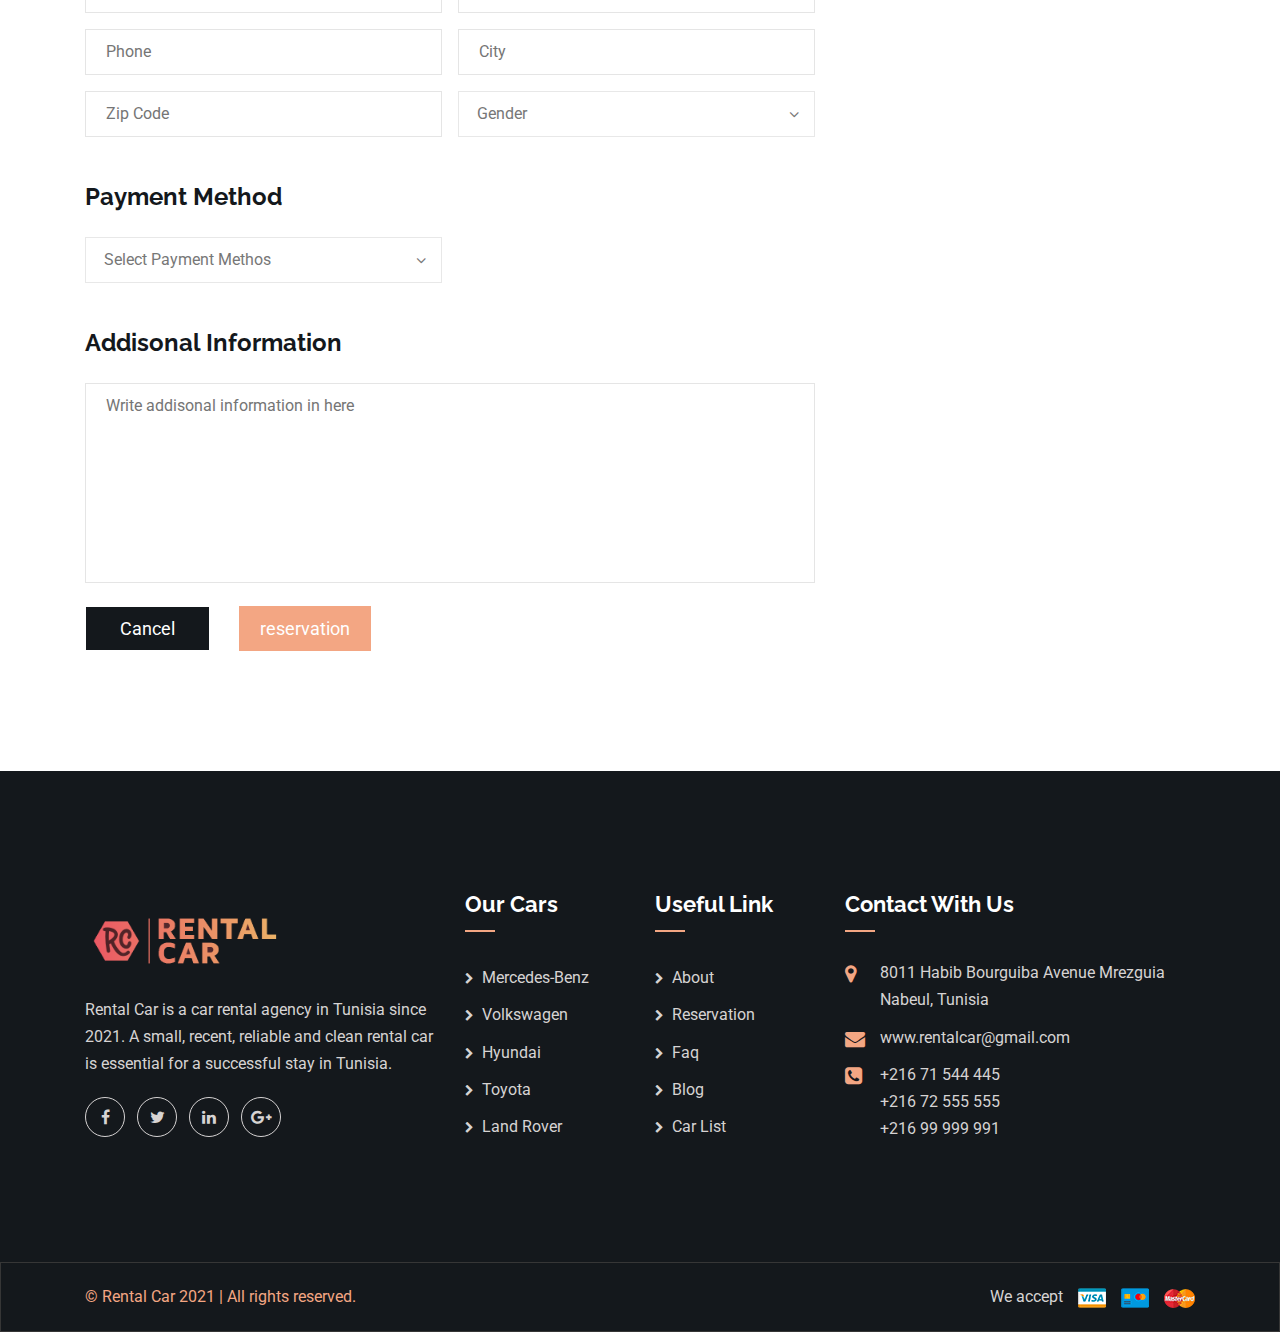
<file: reservation.html>
<!DOCTYPE html>
<html lang="en">

<head>
  <meta charset="UTF-8">
  <meta name="viewport" content="width=device-width, initial-scale=1.0">
  <meta http-equiv="X-UA-Compatible" content="ie=edge">
  <title>Renten - Car Rental Service HTML Template</title>
  <!-- site favicon -->
  <link rel="shortcut icon" type="image/png" href="assets/images/lg.png"/>
  <!-- fontawesome css link -->
  <link rel="stylesheet" href="assets/css/fontawesome.min.css">
  <!-- bootstrap css link -->
  <link rel="stylesheet" href="assets/css/bootstrap.min.css">
  <!-- lightcase css link -->
  <link rel="stylesheet" href="assets/css/lightcase.css">
  <!-- animate css link -->
  <link rel="stylesheet" href="assets/css/animate.css">
  <!-- nice select css link -->
  <link rel="stylesheet" href="assets/css/nice-select.css">
  <!-- datepicker css link -->
  <link rel="stylesheet" href="assets/css/datepicker.min.css">
  <!-- wickedpicker css link -->
  <link rel="stylesheet" href="assets/css/wickedpicker.min.css">
  <!-- jquery ui css link -->
  <link rel="stylesheet" href="assets/css/jquery-ui.min.css">
  <!-- owl carousel css link -->
  <link rel="stylesheet" href="assets/css/owl.carousel.min.css">
  <!-- main style css link -->
  <link rel="stylesheet" href="assets/css/main.css">
</head>
<body>

  

  <!--  header-section start  -->
  <header class="header-section">
    <div class="header-top">
      <div class="container">
        <div class="row align-items-center">
          <div class="col-lg-3">
            <ul class="social-links">
              <li><a href="#0"><i class="fa fa-facebook"></i></a></li>
              <li><a href="#0"><i class="fa fa-twitter"></i></a></li>
              <li><a href="#0"><i class="fa fa-linkedin"></i></a></li>
              <li><a href="#0"><i class="fa fa-google-plus"></i></a></li>
            </ul>
          </div>
          <div class="col-lg-6">
            <ul class="header-info d-flex justify-content-center">
              <li>
                <i class="fa fa-map-marker"></i>
                <p>Nabeul, Mrezgua 8011</p>
              </li>
              <li>
                <i class="fa fa-clock-o"></i>
                <p>Sat - Fri Day 08:00H - 17.00H </p>
              </li>
            </ul>
          </div>
          <div class="col-lg-3">
            <div class="header-action d-flex align-items-center justify-content-end">
              <div class="lag-select-area">
              <div class="login-reg">
                <a href="sing-up.html" class="cmn-btn">Sing Up</a>
                <a href="login.html" class="cmn-btn">Log in</a>
              </div>
            </div>
            </div>
          </div>
        </div>
      </div>
    </div>
    <div class="header-bottom">
      <div class="container">
        <nav class="navbar navbar-expand-lg p-0">
          <a class="site-logo site-title" href="index.html"><img src="assets/images/lg.png" alt="site-logo"><span class="logo-icon"><i class="flaticon-fire"></i></span></a>
          <button class="navbar-toggler" type="button" data-toggle="collapse" data-target="#navbarSupportedContent" aria-controls="navbarSupportedContent" aria-expanded="false" aria-label="Toggle navigation">
          <span class="menu-toggle"></span>
          </button>
          <div class="collapse navbar-collapse" id="navbarSupportedContent">
            <ul class="navbar-nav main-menu mr-auto">
              
                <li ><a href="index.html">Home</a>
                </li>
              <li><a href="about.html">About</a></li>
              <li ><a href="location.html">Location</a>
              </li>
              <li><a href="contact.html">Contact</a></li>
              <li><a href="Info and Help.html">Info and Help</a></li>
            
            </ul>
          </div>
        </nav>
      </div>
    </div><!-- header-bottom end -->
  </header>
  <!--  header-section end  -->

  <!-- inner-apge-banner start -->
  <section class="inner-page-banner bg_img overlay-3" data-background="assets/images/inner-page-bg.jpg">
    <div class="container">
      <div class="row">
        <div class="col-md-12">
          <h2 class="page-title">reservation</h2>
          <ol class="page-list">
            <li><a href="index.html"><i class="fa fa-home"></i> Home</a></li>
            <li><a href="location.html">Location</a></li>
            <li>reservation</li>
          </ol>
        </div>
      </div>
    </div>
  </section>
  <!-- inner-apge-banner end -->

  <!-- reservation-section start -->
  <section class="reservation-section pt-120 pb-120">
    <div class="container">
      <div class="row">
        <div class="col-lg-8">
          <div class="reservation-details-area">
            <div class="thumb">
              <img src="assets/images/cars/jeeb.jpg" alt="images">
            </div>
            <div class="content">
              <div class="content-block">
                <h3 class="car-name">Jeep</h3>
                <span class="price">Start form 120Dt per day</span>
              </div>
              <form class="reservation-form">
                <div class="content-block">
                  <h3 class="title">extra benifit and fee</h3>
                  <div class="row">
                    <div class="col-lg-6">
                      <div class="form-group form-check">
                        <input type="checkbox" class="form-check-input" id="exampleCheck1">
                        <label class="form-check-label" for="exampleCheck1">television   5Dt per day</label>
                      </div>
                    </div>
                    <div class="col-lg-6">
                      <div class="form-group form-check">
                        <input type="checkbox" class="form-check-input" id="exampleCheck2">
                        <label class="form-check-label" for="exampleCheck2">childen seat</label>
                      </div>
                    </div>
                   
                    <div class="col-lg-6">
                      <div class="form-group form-check">
                        <input type="checkbox" class="form-check-input" id="exampleCheck4">
                        <label class="form-check-label" for="exampleCheck4">car insurances</label>
                      </div>
                    </div>
                    <div class="col-lg-6">
                      <div class="form-group form-check">
                        <input type="checkbox" class="form-check-input" id="exampleCheck5">
                        <label class="form-check-label" for="exampleCheck5">air-condition 35Dt per day</label>
                      </div>
                    </div>
                   
                  </div>
                  <div class="row">
                    <div class="form-group col-md-6">
                      <i class="fa fa-map-marker"></i>
                      <input class="form-control has-icon" type="text" placeholder="Pickup Location">
                    </div>
                    <div class="form-group col-md-6">
                      <i class="fa fa-map-marker"></i>
                      <input class="form-control has-icon" type="text" placeholder="Drop Off Location">
                    </div>
                    <div class="form-group col-md-6">
                      <i class="fa fa-calendar"></i>
                      <input type='text' class='form-control has-icon datepicker-here' data-language='en' placeholder="Pickup Date">
                    </div>
                    <div class="form-group col-md-6">
                      <i class="fa fa-clock-o"></i>
                      <input type="text" name="timepicker" class="form-control has-icon timepicker" placeholder="Pickup Time">
                    </div>
                    <div class="form-group col-md-6">
                      <i class="fa fa-calendar"></i>
                      <input type='text' class='form-control has-icon datepicker-here' data-language='en' placeholder="Drop Off Date">
                    </div>
                    <div class="form-group col-md-6">
                      <i class="fa fa-clock-o"></i>
                      <input type="text" name="timepicker" class="form-control has-icon timepicker" placeholder="Drop Off Time">
                    </div>
                  </div>
                </div>
                <div class="content-block">
                  <h3 class="title">personal information</h3>
                  <div class="row">
                    <div class="col-lg-6 form-group">
                      <input type="text" placeholder="Name">
                    </div>
                    <div class="col-lg-6 form-group">
                      <input type="email" placeholder="Email Address">
                    </div>
                    <div class="col-lg-6 form-group">
                      <input type="tel" placeholder="Phone">
                    </div>
                    <div class="col-lg-6 form-group">
                      <input type="text" placeholder="City">
                    </div>
                    <div class="col-lg-6 form-group">
                      <input type="text" placeholder="Zip Code">
                    </div>
                    <div class="col-lg-6 form-group">
                      <select>
                        <option>Gender</option>
                        <option>Male</option>
                        <option>Female</option>
                      </select>
                    </div>
                  </div>
                </div>
                <div class="content-block">
                  <h3 class="title">payment method</h3>
                  <div class="row">
                    <div class="col-lg-6 form-group">
                      <select>
                        <option>Select Payment Methos</option>
                        <option>Paypal</option>
                        <option>Payoneer</option>
                        <option>Visa Card</option>
                      </select>
                    </div>
                  </div>
                </div>
                <div class="content-block">
                  <h3 class="title">addisonal information</h3>
                  <div class="row">
                    <div class="col-lg-12 form-group">
                      <textarea placeholder="Write addisonal information in here"></textarea>
                    </div>
                    <div class="col-lg-12">
                      <button type="reset" class="cmn-btn bg-black">Cancel</button>
                      <button type="submit" class="cmn-btnr">reservation</button>
                    </div>
                  </div>
                </div>
              </form>
            </div>
          </div>
        </div>
        <div class="col-lg-4">
          <aside class="sidebar">
            <div class="widget widget-all-cars">
              <h4 class="widget-title">our all cars</h4>
              <ul class="cars-list">
                <li><a href="#0">Range Rover</a></li>
                <li><a href="#0">Jeep</a></li>
                <li><a href="#0">Mercedes-Benz</a></li>
                <li><a href="#0">Ford</a></li>
                <li><a href="#0">volkswagen</a></li>
                <li><a href="#0">Fiat</a></li>
                <li><a href="#0">Porsche</a></li>
              </ul>
            </div>
      
          </aside>
        </div>
      </div>
    </div>
  </section>
  <!-- reservation-section end -->

  <!-- footer-section start -->
  <footer class="footer-section">
    <div class="footer-top pt-120 pb-120">
      <div class="container">
        <div class="row">
          <div class="col-lg-4 col-sm-8">
            <div class="footer-widget widget-about">
              <div class="widget-about-content">
                <a href="index.html" class="footer-logo"><img src="assets/images/lg.png" alt="logo"></a>
                <p>
                  Rental Car is a car rental agency in Tunisia since 2021. A small, recent, reliable and clean rental car is essential for a successful stay 
                  in Tunisia.
                </p>
               <ul class="social-links">
                  <li><a href="#0"><i class="fa fa-facebook"></i></a></li>
                  <li><a href="#0"><i class="fa fa-twitter"></i></a></li>
                  <li><a href="#0"><i class="fa fa-linkedin"></i></a></li>
                  <li><a href="#0"><i class="fa fa-google-plus"></i></a></li>
                </ul>
              </div>
            </div>
          </div>
          <div class="col-lg-2 col-sm-4">
            <div class="footer-widget widget-menu">
              <h4 class="widget-title">our cars</h4>
              <ul>
                <li><a href="#0">Mercedes-Benz</a></li>
                <li><a href="#0">Volkswagen</a></li>
                <li><a href="#0">Hyundai</a></li>
                <li><a href="#0">Toyota</a></li>
                <li><a href="#0">Land Rover</a></li>
              </ul>
            </div>
          </div>
          <div class="col-lg-2 col-sm-4">
            <div class="footer-widget widget-menu">
              <h4 class="widget-title">useful link</h4>
              <ul>
                <li><a href="about.html">about</a></li>
                <li><a href="location.html">reservation</a></li>
                <li><a href="#0">faq</a></li>
                <li><a href="#0">blog</a></li>
                <li><a href="#0">car list</a></li>
              </ul>
            </div>
          </div>
          <div class="col-lg-4 col-sm-8">
            <div class="footer-widget widget-address">
              <h4 class="widget-title">contact with us</h4>
              <ul>
                <li>
                  <i class="fa fa-map-marker"></i>
                  <span>8011 Habib Bourguiba Avenue Mrezguia Nabeul, Tunisia</span>
                </li>
                <li>
                  <i class="fa fa-envelope"></i>
                  <span>www.rentalcar@gmail.com </span>
                </li>
                <li>
                  <i class="fa fa-phone-square"></i>
                  <span>+216 71 544 445 <br>+216 72 555 555 <br>+216 99 999 991</span>
                </li>
              </ul>
            </div>
          </div>
        </div>
      </div>
    </div>
    <div class="footer-bottom">
      <div class="container">
        <div class="row justify-content-between">
          <div class="col-sm-6">
            <p class="copy-right-text"><a href="www.rentalcar.tn">© Rental Car 2021 | All rights reserved.
            </a></p>
          </div>
          <div class="col-sm-6">
            <ul class="payment-method d-flex justify-content-end">
              <li>We accept</li>
              <li><img src="assets/images/money-method/1.png" alt="image"></li>
              <li><img src="assets/images/money-method/2.png" alt="image"></li>
              <li><img src="assets/images/money-method/3.png" alt="image"></li>
            </ul>
          </div>
        </div>
      </div>
    </div>
  </footer>
  <!-- footer-section end -->
  
  <!-- scroll-to-top start -->
  <div class="scroll-to-top">
    <span class="scroll-icon">
      <i class="fa fa-rocket"></i>
    </span>
  </div>
  <!-- scroll-to-top end -->

  <!-- jquery js link -->
  <script src="assets/js/jquery-3.3.1.min.js"></script>
  <!-- jquery migrate js link -->
  <script src="assets/js/jquery-migrate-3.0.0.js"></script>
  <!-- bootstrap js link -->
  <script src="assets/js/bootstrap.min.js"></script>
  <!-- lightcase js link -->
  <script src="assets/js/lightcase.js"></script>
  <!-- wow js link -->
  <script src="assets/js/wow.min.js"></script>
  <!-- nice select js link -->
  <script src="assets/js/jquery.nice-select.min.js"></script>
  <!-- datepicker js link -->
  <script src="assets/js/datepicker.min.js"></script>
  <script src="assets/js/datepicker.en.js"></script>
  <!-- wickedpicker js link -->
  <script src="assets/js/wickedpicker.min.js"></script>
  <!-- owl carousel js link -->
  <script src="assets/js/owl.carousel.min.js"></script>
  <!-- jquery ui js link -->
  <script src="assets/js/jquery-ui.min.js"></script>
  <!-- main js link -->
  <script src="assets/js/main.js"></script>
</body>

</html>
</file>
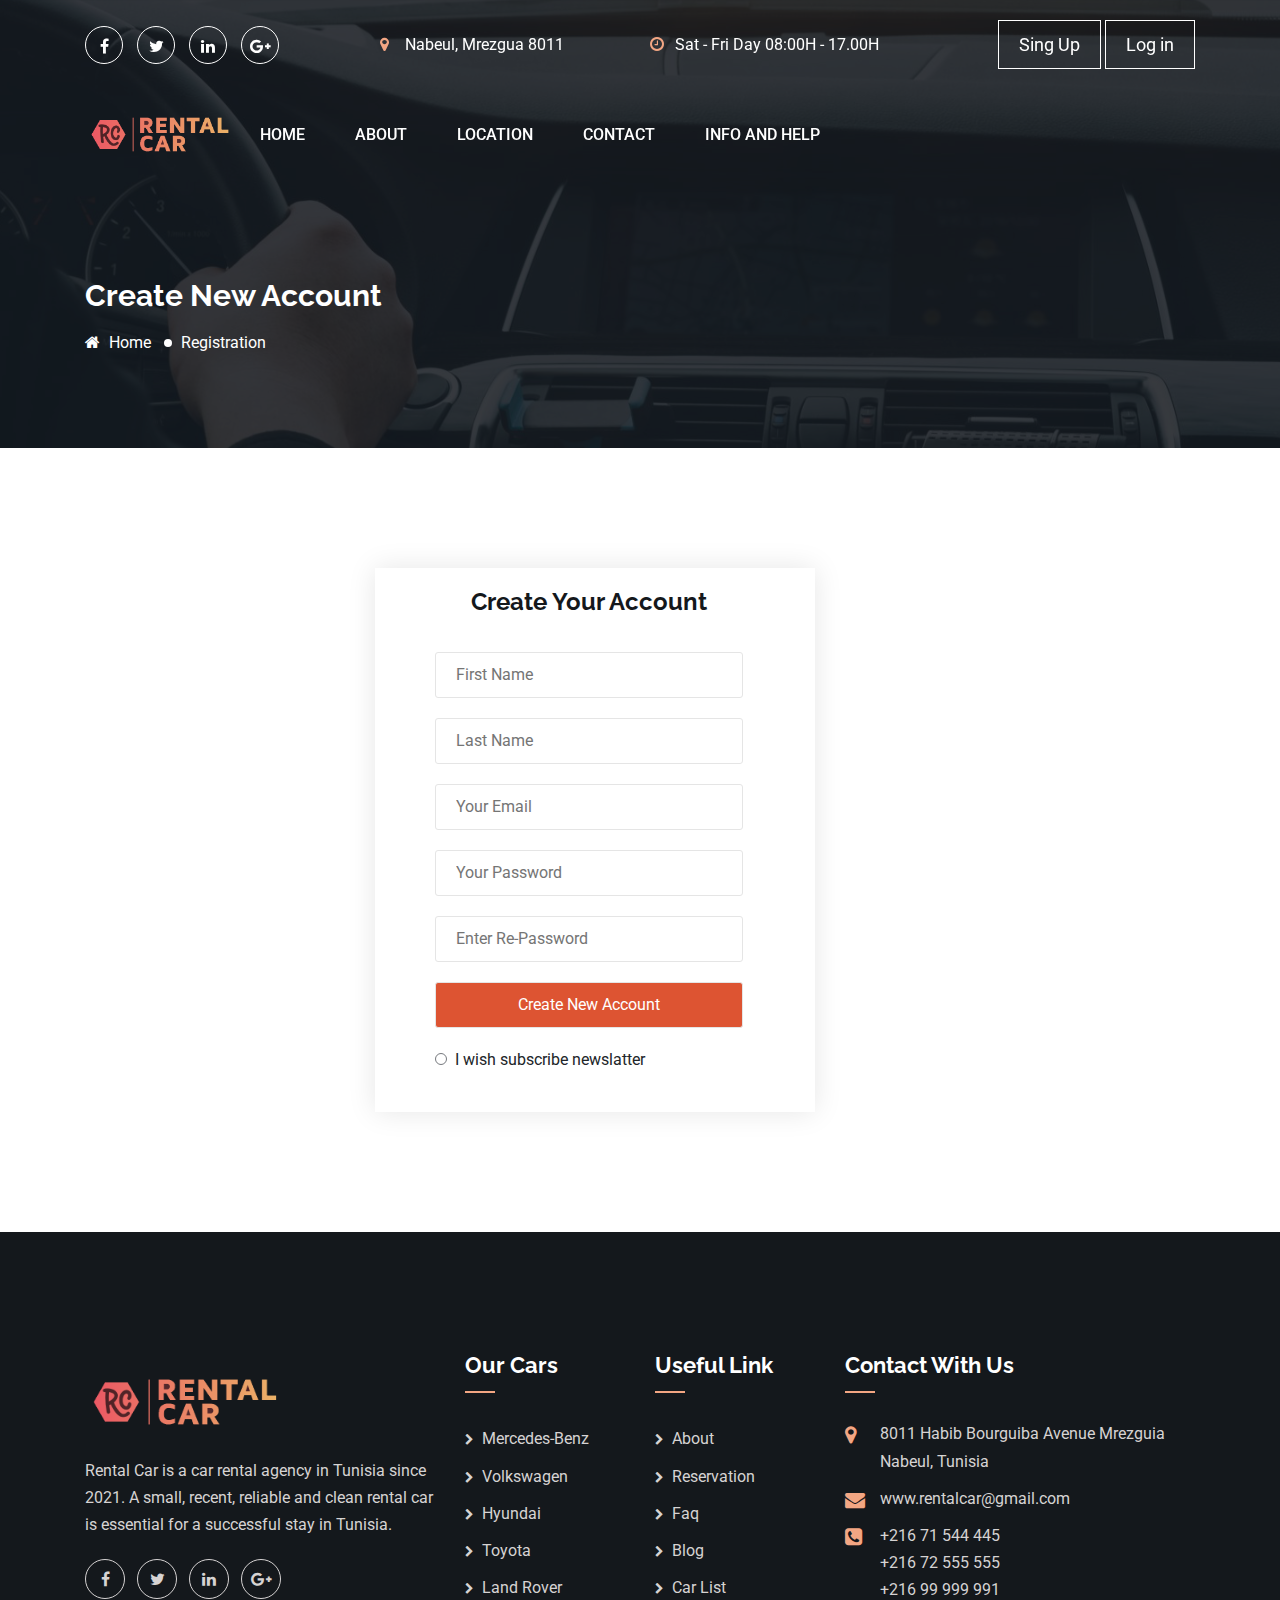
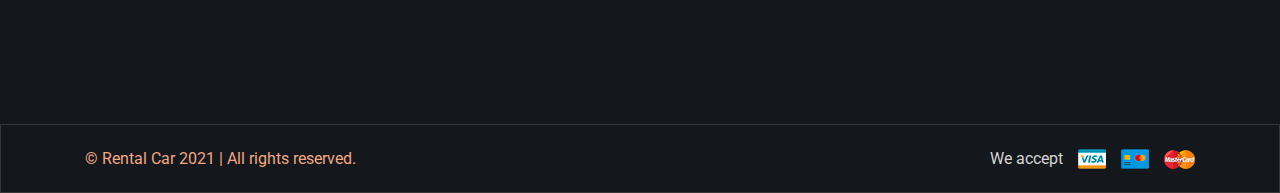
<file: sing-up.html>
<!DOCTYPE html>
<html lang="en">

<head>
  <meta charset="UTF-8">
  <meta name="viewport" content="width=device-width, initial-scale=1.0">
  <meta http-equiv="X-UA-Compatible" content="ie=edge">
  <title>Renten - Car Rental Service HTML Template</title>
  <!-- site favicon -->
  <link rel="shortcut icon" type="image/png" href="assets/images/lg.png"/>
  <!-- fontawesome css link -->
  <link rel="stylesheet" href="assets/css/fontawesome.min.css">
  <!-- bootstrap css link -->
  <link rel="stylesheet" href="assets/css/bootstrap.min.css">
  <!-- lightcase css link -->
  <link rel="stylesheet" href="assets/css/lightcase.css">
  <!-- animate css link -->
  <link rel="stylesheet" href="assets/css/animate.css">
  <!-- nice select css link -->
  <link rel="stylesheet" href="assets/css/nice-select.css">
  <!-- datepicker css link -->
  <link rel="stylesheet" href="assets/css/datepicker.min.css">
  <!-- wickedpicker css link -->
  <link rel="stylesheet" href="assets/css/wickedpicker.min.css">
  <!-- jquery ui css link -->
  <link rel="stylesheet" href="assets/css/jquery-ui.min.css">
  <!-- owl carousel css link -->
  <link rel="stylesheet" href="assets/css/owl.carousel.min.css">
  <!-- main style css link -->
  <link rel="stylesheet" href="assets/css/main.css">
</head>
<body>

   

  <!--  header-section start  -->
  <header class="header-section">
    <div class="header-top">
      <div class="container">
        <div class="row align-items-center">
          <div class="col-lg-3">
            <ul class="social-links">
              <li><a href="#0"><i class="fa fa-facebook"></i></a></li>
              <li><a href="#0"><i class="fa fa-twitter"></i></a></li>
              <li><a href="#0"><i class="fa fa-linkedin"></i></a></li>
              <li><a href="#0"><i class="fa fa-google-plus"></i></a></li>
            </ul>
          </div>
          <div class="col-lg-6">
            <ul class="header-info d-flex justify-content-center">
              <li>
                <i class="fa fa-map-marker"></i>
                <p>Nabeul, Mrezgua 8011</p>
              </li>
              <li>
                <i class="fa fa-clock-o"></i>
                <p>Sat - Fri Day 08:00H - 17.00H </p>
              </li>
            </ul>
          </div>
          <div class="col-lg-3">
            <div class="header-action d-flex align-items-center justify-content-end">
              <div class="lag-select-area">
              <div class="login-reg">
                <a href="sing-up.html" class="cmn-btn">Sing Up</a>
                <a href="login.html" class="cmn-btn">Log in</a>
              </div>
            </div>
            </div>
          </div>
        </div>
      </div>
    </div>
    <div class="header-bottom">
      <div class="container">
        <nav class="navbar navbar-expand-lg p-0">
          <a class="site-logo site-title" href="index.html"><img src="assets/images/lg.png" alt="site-logo"><span class="logo-icon"><i class="flaticon-fire"></i></span></a>
          <button class="navbar-toggler" type="button" data-toggle="collapse" data-target="#navbarSupportedContent" aria-controls="navbarSupportedContent" aria-expanded="false" aria-label="Toggle navigation">
          <span class="menu-toggle"></span>
          </button>
          <div class="collapse navbar-collapse" id="navbarSupportedContent">
            <ul class="navbar-nav main-menu mr-auto">
              
                <li ><a href="index.html">Home</a>
                </li>
              <li><a href="about.html">About</a></li>
              <li ><a href="location.html">Location</a>
              </li>
              <li><a href="contact.html">Contact</a></li>
              <li><a href="Info and Help.html">Info and Help</a></li>
            
            </ul>
          </div>
        </nav>
      </div>
    </div><!-- header-bottom end -->
  </header>
  <!--  header-section end  -->

  <!-- inner-apge-banner start -->
  <section class="inner-page-banner bg_img overlay-3" data-background="assets/images/inner-page-bg.jpg">
    <div class="container">
      <div class="row">
        <div class="col-md-12">
          <h2 class="page-title">Create New account</h2>
          <ol class="page-list">
            <li><a href="index.html"><i class="fa fa-home"></i> Home</a></li>
            <li>Registration</li>
          </ol>
        </div>
      </div>
    </div>
  </section>
  <!-- inner-apge-banner end -->

  <!-- registration-section start -->
  <section class="registration-section pt-120 pb-120 ">
    <div class="container">
      <div class="row">
        <div class="col-lg-8 d-flex flex-row-reverse">
          <div class="registration-block text-center">
            <div class="registration-block-inner">
              <h3 class="title">create  your account</h3>
              <form class="registration-form">
                <div class="frm-group ">
                  <input type="text" name="f-name" id="f-name" placeholder="First Name">
                </div>
                <div class="frm-group">
                  <input type="text" name="l-name" id="l-name" placeholder="Last Name">
                </div>
                <div class="frm-group">
                  <input type="email" name="name" id="name" placeholder="Your Email">
                </div>
               
                <div class="frm-group">
                  <input type="password" name="pass" id="pass" placeholder="Your Password">
                </div>
                <div class="frm-group">
                  <input type="password" name="re-pass" id="re-pass" placeholder="Enter Re-Password">
                </div>
                <div class="frm-group">
                  <input type="submit" value="create new account">
                </div>
                <div class="frm-group">
                  <input type="checkbox" name="checkbox" id="checkbox" value="yes">
                  <label for="checkbox">I wish subscribe newslatter</label>
                </div>
              </form>
            </div>
          </div>
        </div>
      </div>
    </div>
  </section>
  <!-- registration-section end -->

  <!-- footer-section start -->
  <footer class="footer-section">
    <div class="footer-top pt-120 pb-120">
      <div class="container">
        <div class="row">
          <div class="col-lg-4 col-sm-8">
            <div class="footer-widget widget-about">
              <div class="widget-about-content">
                <a href="index.html" class="footer-logo"><img src="assets/images/lg.png" alt="logo"></a>
                <p>
                  Rental Car is a car rental agency in Tunisia since 2021. A small, recent, reliable and clean rental car is essential for a successful stay 
                  in Tunisia.
                </p>
               <ul class="social-links">
                  <li><a href="#0"><i class="fa fa-facebook"></i></a></li>
                  <li><a href="#0"><i class="fa fa-twitter"></i></a></li>
                  <li><a href="#0"><i class="fa fa-linkedin"></i></a></li>
                  <li><a href="#0"><i class="fa fa-google-plus"></i></a></li>
                </ul>
              </div>
            </div>
          </div>
          <div class="col-lg-2 col-sm-4">
            <div class="footer-widget widget-menu">
              <h4 class="widget-title">our cars</h4>
              <ul>
                <li><a href="#0">Mercedes-Benz</a></li>
                <li><a href="#0">Volkswagen</a></li>
                <li><a href="#0">Hyundai</a></li>
                <li><a href="#0">Toyota</a></li>
                <li><a href="#0">Land Rover</a></li>
              </ul>
            </div>
          </div>
          <div class="col-lg-2 col-sm-4">
            <div class="footer-widget widget-menu">
              <h4 class="widget-title">useful link</h4>
              <ul>
                <li><a href="about.html">about</a></li>
                <li><a href="location.html">reservation</a></li>
                <li><a href="#0">faq</a></li>
                <li><a href="#0">blog</a></li>
                <li><a href="#0">car list</a></li>
              </ul>
            </div>
          </div>
          <div class="col-lg-4 col-sm-8">
            <div class="footer-widget widget-address">
              <h4 class="widget-title">contact with us</h4>
              <ul>
                <li>
                  <i class="fa fa-map-marker"></i>
                  <span>8011 Habib Bourguiba Avenue Mrezguia Nabeul, Tunisia</span>
                </li>
                <li>
                  <i class="fa fa-envelope"></i>
                  <span>www.rentalcar@gmail.com </span>
                </li>
                <li>
                  <i class="fa fa-phone-square"></i>
                  <span>+216 71 544 445 <br>+216 72 555 555 <br>+216 99 999 991</span>
                </li>
              </ul>
            </div>
          </div>
        </div>
      </div>
    </div>
    <div class="footer-bottom">
      <div class="container">
        <div class="row justify-content-between">
          <div class="col-sm-6">
            <p class="copy-right-text"><a href="www.rentalcar.tn">© Rental Car 2021 | All rights reserved.
            </a></p>
          </div>
          <div class="col-sm-6">
            <ul class="payment-method d-flex justify-content-end">
              <li>We accept</li>
              <li><img src="assets/images/money-method/1.png" alt="image"></li>
              <li><img src="assets/images/money-method/2.png" alt="image"></li>
              <li><img src="assets/images/money-method/3.png" alt="image"></li>
            </ul>
          </div>
        </div>
      </div>
    </div>
  </footer>
  <!-- footer-section end -->
  
  <!-- scroll-to-top start -->
  <div class="scroll-to-top">
    <span class="scroll-icon">
      <i class="fa fa-rocket"></i>
    </span>
  </div>
  <!-- scroll-to-top end -->

  <!-- jquery js link -->
  <script src="assets/js/jquery-3.3.1.min.js"></script>
  <!-- jquery migrate js link -->
  <script src="assets/js/jquery-migrate-3.0.0.js"></script>
  <!-- bootstrap js link -->
  <script src="assets/js/bootstrap.min.js"></script>
  <!-- lightcase js link -->
  <script src="assets/js/lightcase.js"></script>
  <!-- wow js link -->
  <script src="assets/js/wow.min.js"></script>
  <!-- nice select js link -->
  <script src="assets/js/jquery.nice-select.min.js"></script>
  <!-- datepicker js link -->
  <script src="assets/js/datepicker.min.js"></script>
  <script src="assets/js/datepicker.en.js"></script>
  <!-- wickedpicker js link -->
  <script src="assets/js/wickedpicker.min.js"></script>
  <!-- owl carousel js link -->
  <script src="assets/js/owl.carousel.min.js"></script>
  <!-- jquery ui js link -->
  <script src="assets/js/jquery-ui.min.js"></script>
  <!-- main js link -->
  <script src="assets/js/main.js"></script>

</body>

</html>
</file>
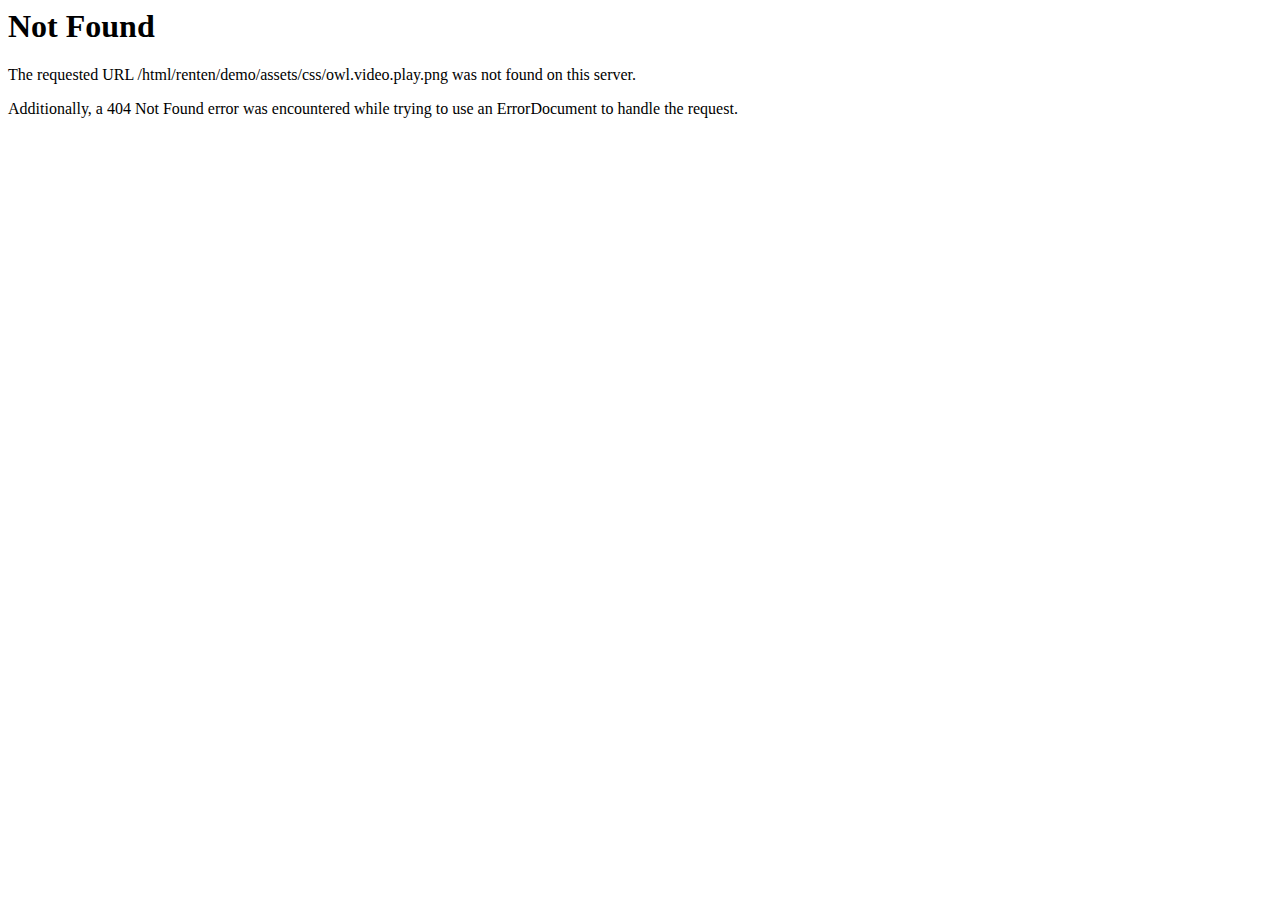
<file: assets/css/owl.video.play.html>
<!DOCTYPE HTML PUBLIC "-//IETF//DTD HTML 2.0//EN">
<html><head>
<title>404 Not Found</title>
</head><body>
<h1>Not Found</h1>
<p>The requested URL /html/renten/demo/assets/css/owl.video.play.png was not found on this server.</p>
<p>Additionally, a 404 Not Found
error was encountered while trying to use an ErrorDocument to handle the request.</p>
</body></html>
</file>
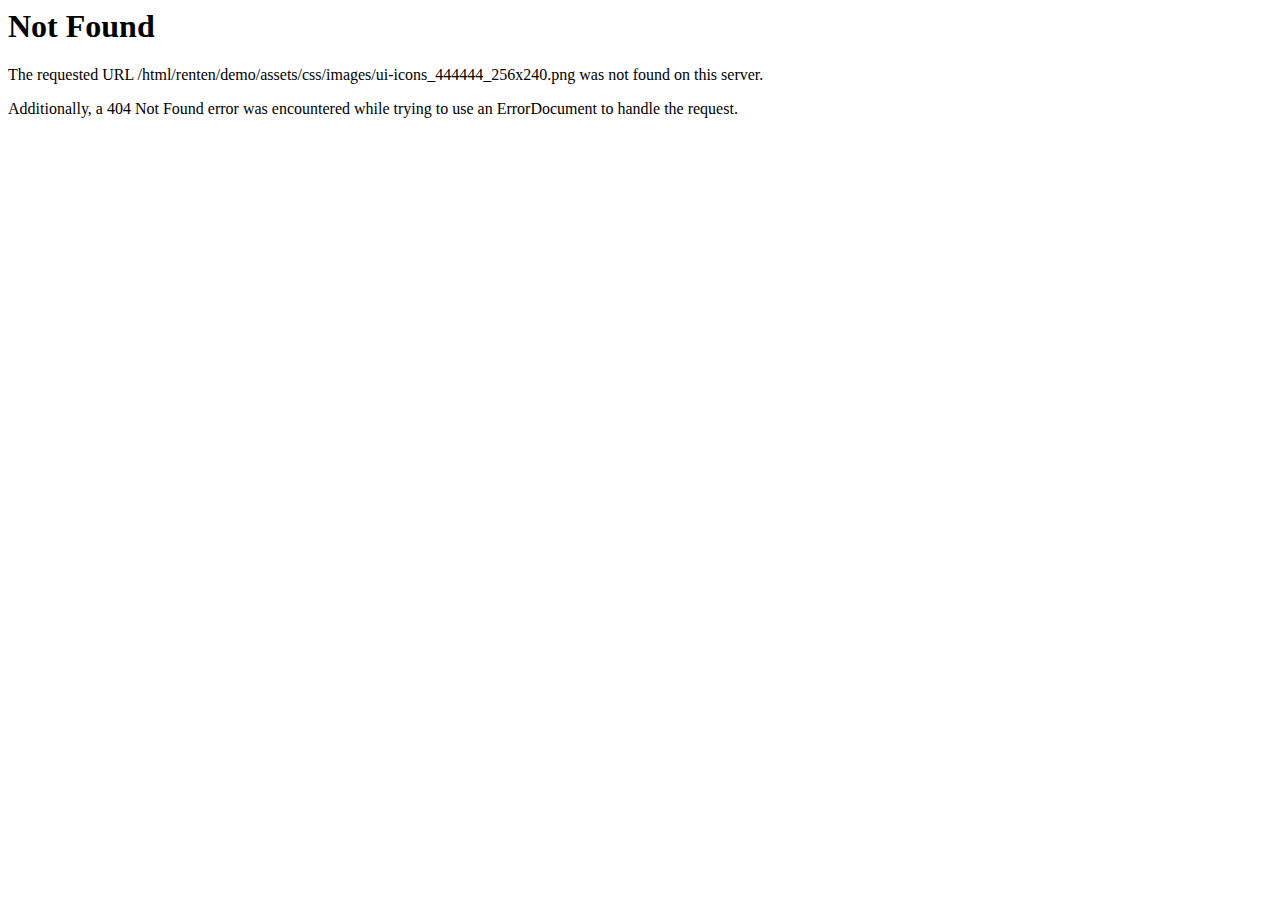
<file: assets/css/images/ui-icons_444444_256x240.html>
<!DOCTYPE HTML PUBLIC "-//IETF//DTD HTML 2.0//EN">
<html><head>
<title>404 Not Found</title>
</head><body>
<h1>Not Found</h1>
<p>The requested URL /html/renten/demo/assets/css/images/ui-icons_444444_256x240.png was not found on this server.</p>
<p>Additionally, a 404 Not Found
error was encountered while trying to use an ErrorDocument to handle the request.</p>
</body></html>
</file>
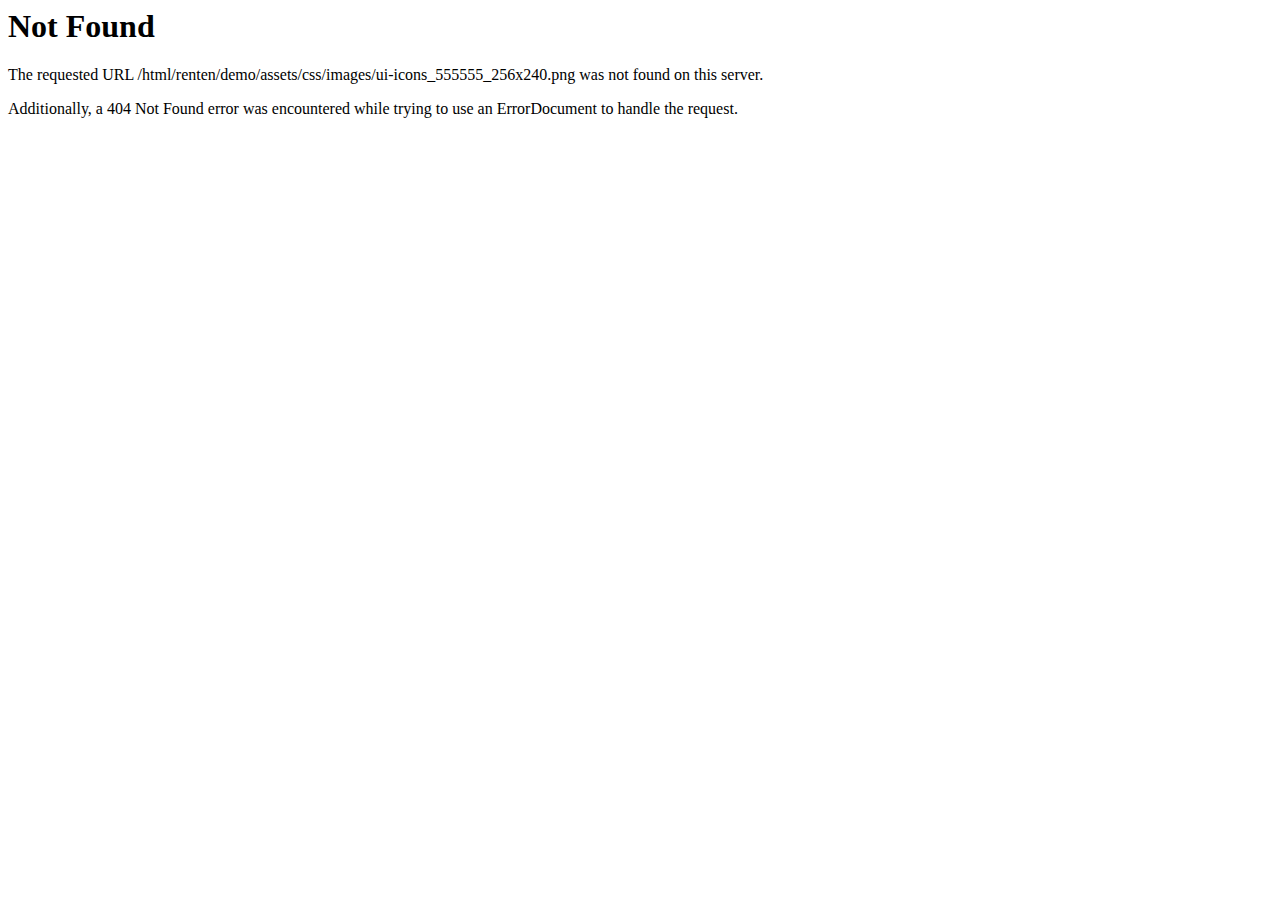
<file: assets/css/images/ui-icons_555555_256x240.html>
<!DOCTYPE HTML PUBLIC "-//IETF//DTD HTML 2.0//EN">
<html><head>
<title>404 Not Found</title>
</head><body>
<h1>Not Found</h1>
<p>The requested URL /html/renten/demo/assets/css/images/ui-icons_555555_256x240.png was not found on this server.</p>
<p>Additionally, a 404 Not Found
error was encountered while trying to use an ErrorDocument to handle the request.</p>
</body></html>
</file>
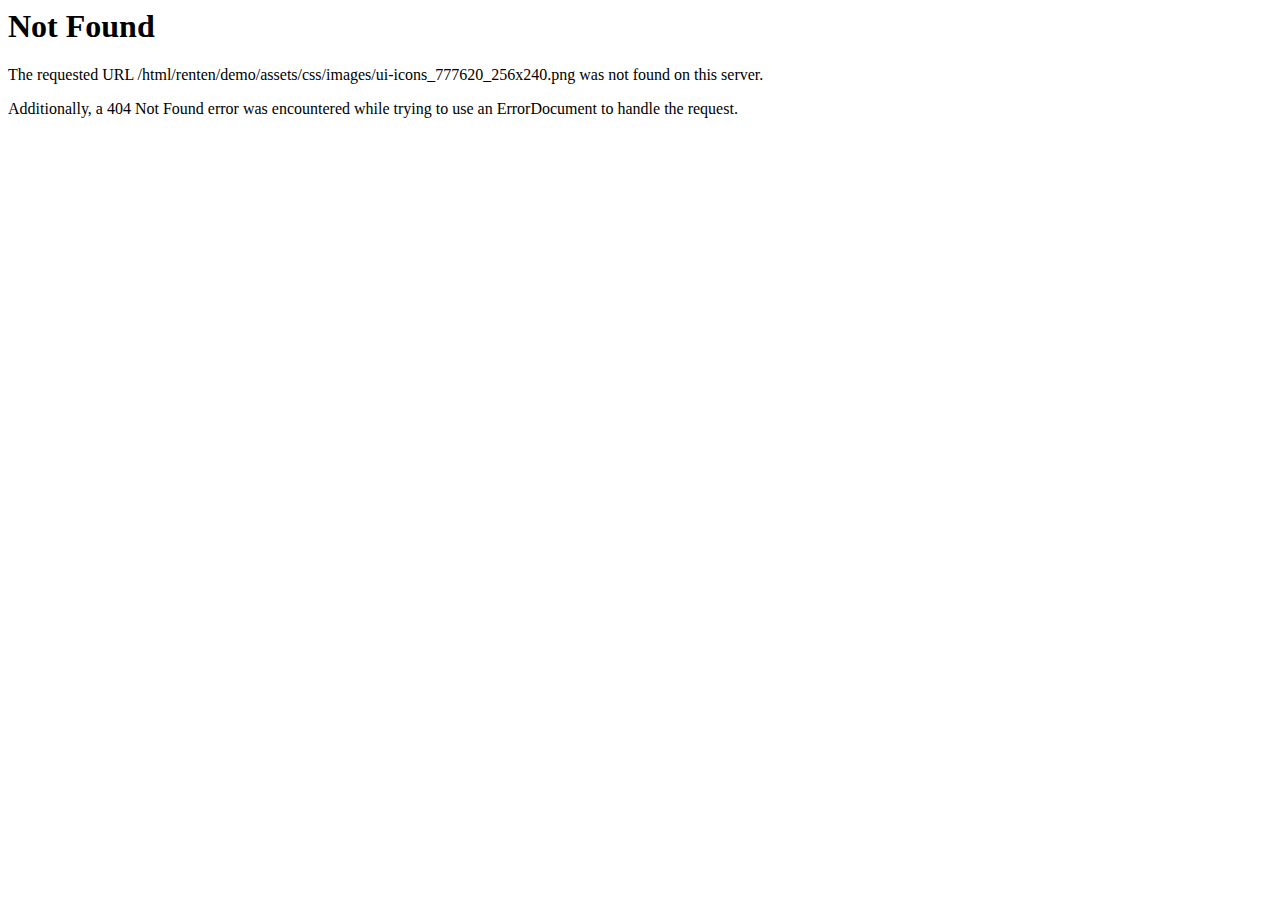
<file: assets/css/images/ui-icons_777620_256x240.html>
<!DOCTYPE HTML PUBLIC "-//IETF//DTD HTML 2.0//EN">
<html><head>
<title>404 Not Found</title>
</head><body>
<h1>Not Found</h1>
<p>The requested URL /html/renten/demo/assets/css/images/ui-icons_777620_256x240.png was not found on this server.</p>
<p>Additionally, a 404 Not Found
error was encountered while trying to use an ErrorDocument to handle the request.</p>
</body></html>
</file>
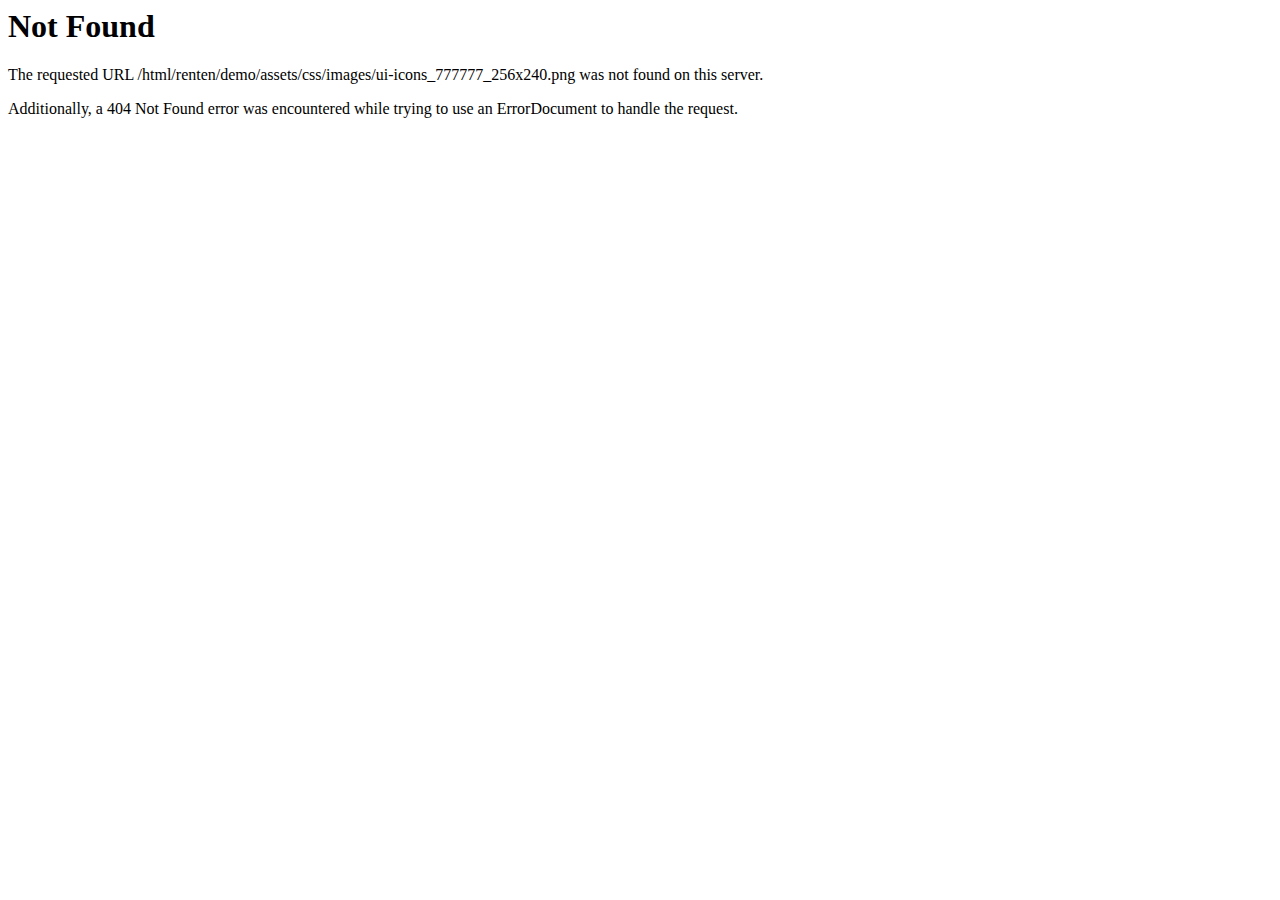
<file: assets/css/images/ui-icons_777777_256x240.html>
<!DOCTYPE HTML PUBLIC "-//IETF//DTD HTML 2.0//EN">
<html><head>
<title>404 Not Found</title>
</head><body>
<h1>Not Found</h1>
<p>The requested URL /html/renten/demo/assets/css/images/ui-icons_777777_256x240.png was not found on this server.</p>
<p>Additionally, a 404 Not Found
error was encountered while trying to use an ErrorDocument to handle the request.</p>
</body></html>
</file>
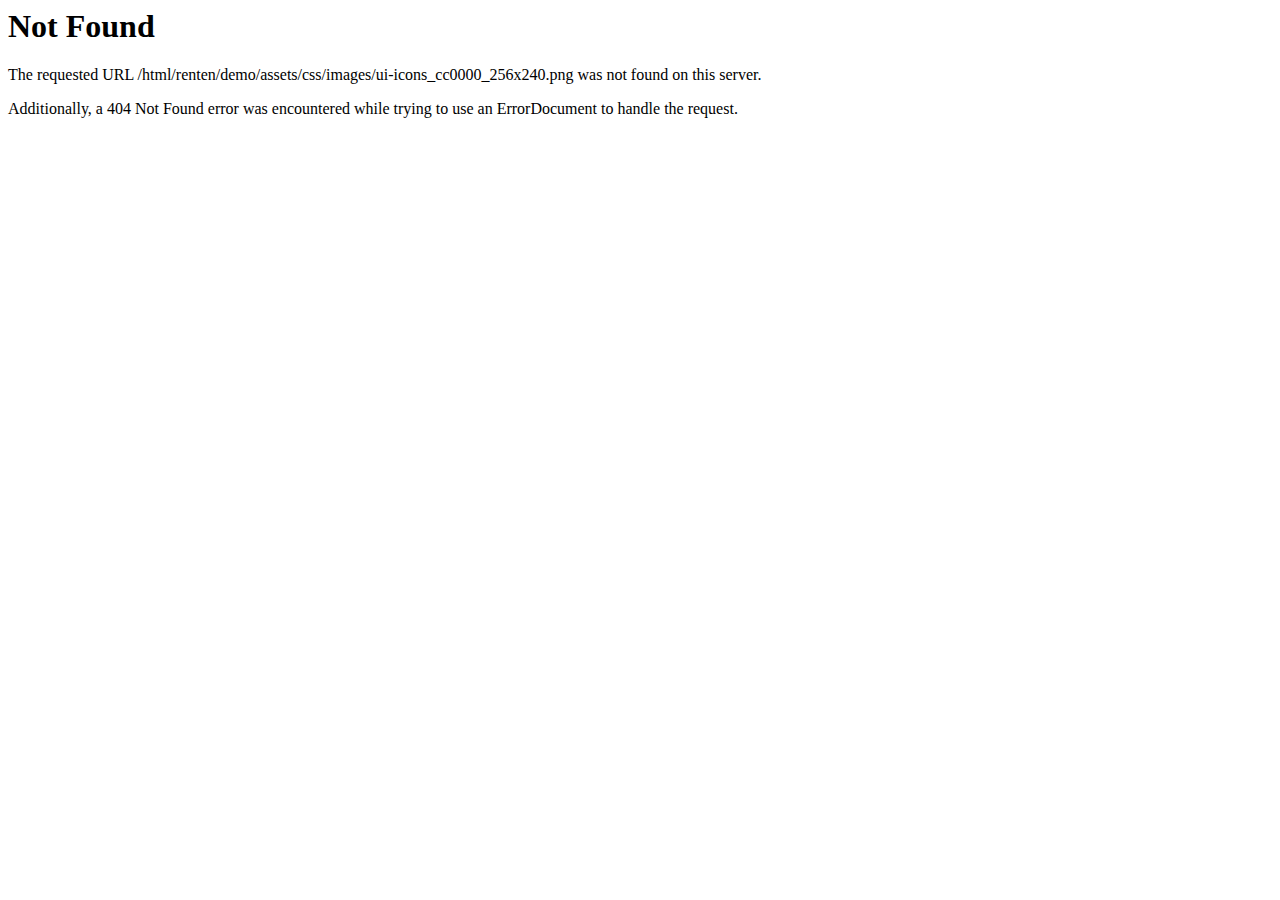
<file: assets/css/images/ui-icons_cc0000_256x240.html>
<!DOCTYPE HTML PUBLIC "-//IETF//DTD HTML 2.0//EN">
<html><head>
<title>404 Not Found</title>
</head><body>
<h1>Not Found</h1>
<p>The requested URL /html/renten/demo/assets/css/images/ui-icons_cc0000_256x240.png was not found on this server.</p>
<p>Additionally, a 404 Not Found
error was encountered while trying to use an ErrorDocument to handle the request.</p>
</body></html>
</file>
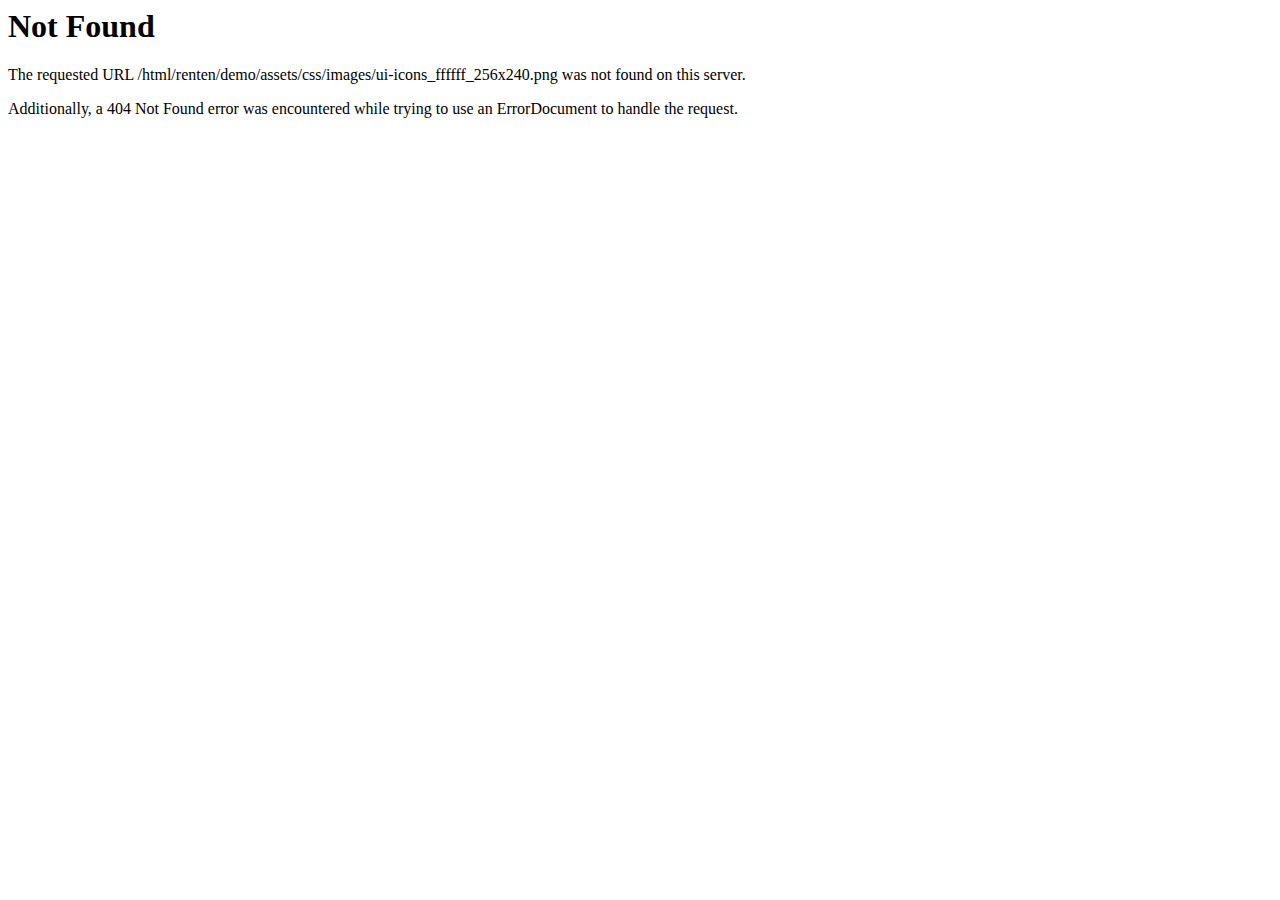
<file: assets/css/images/ui-icons_ffffff_256x240.html>
<!DOCTYPE HTML PUBLIC "-//IETF//DTD HTML 2.0//EN">
<html><head>
<title>404 Not Found</title>
</head><body>
<h1>Not Found</h1>
<p>The requested URL /html/renten/demo/assets/css/images/ui-icons_ffffff_256x240.png was not found on this server.</p>
<p>Additionally, a 404 Not Found
error was encountered while trying to use an ErrorDocument to handle the request.</p>
</body></html>
</file>
<file: assets/css/nice-select.css>
.nice-select {
  -webkit-tap-highlight-color: transparent;
  background-color: #fff;
  border-radius: 5px;
  border: solid 1px #e8e8e8;
  box-sizing: border-box;
  clear: both;
  cursor: pointer;
  display: block;
  float: left;
  font-family: inherit;
  font-size: 14px;
  font-weight: normal;
  height: 42px;
  line-height: 40px;
  outline: none;
  padding-left: 18px;
  padding-right: 30px;
  position: relative;
  text-align: left !important;
  -webkit-transition: all 0.2s ease-in-out;
  transition: all 0.2s ease-in-out;
  -webkit-user-select: none;
     -moz-user-select: none;
      -ms-user-select: none;
          user-select: none;
  white-space: nowrap;
  width: auto; }
  .nice-select:hover {
    border-color: #dbdbdb; }
  .nice-select:active, .nice-select.open, .nice-select:focus {
    border-color: #999; }
  .nice-select:after {
    border-bottom: 2px solid #999;
    border-right: 2px solid #999;
    content: '';
    display: block;
    height: 5px;
    margin-top: -4px;
    pointer-events: none;
    position: absolute;
    right: 12px;
    top: 50%;
    -webkit-transform-origin: 66% 66%;
        -ms-transform-origin: 66% 66%;
            transform-origin: 66% 66%;
    -webkit-transform: rotate(45deg);
        -ms-transform: rotate(45deg);
            transform: rotate(45deg);
    -webkit-transition: all 0.15s ease-in-out;
    transition: all 0.15s ease-in-out;
    width: 5px; }
  .nice-select.open:after {
    -webkit-transform: rotate(-135deg);
        -ms-transform: rotate(-135deg);
            transform: rotate(-135deg); }
  .nice-select.open .list {
    opacity: 1;
    pointer-events: auto;
    -webkit-transform: scale(1) translateY(0);
        -ms-transform: scale(1) translateY(0);
            transform: scale(1) translateY(0); }
  .nice-select.disabled {
    border-color: #ededed;
    color: #999;
    pointer-events: none; }
    .nice-select.disabled:after {
      border-color: #cccccc; }
  .nice-select.wide {
    width: 100%; }
    .nice-select.wide .list {
      left: 0 !important;
      right: 0 !important; }
  .nice-select.right {
    float: right; }
    .nice-select.right .list {
      left: auto;
      right: 0; }
  .nice-select.small {
    font-size: 12px;
    height: 36px;
    line-height: 34px; }
    .nice-select.small:after {
      height: 4px;
      width: 4px; }
    .nice-select.small .option {
      line-height: 34px;
      min-height: 34px; }
  .nice-select .list {
    background-color: #fff;
    border-radius: 5px;
    box-shadow: 0 0 0 1px rgba(68, 68, 68, 0.11);
    box-sizing: border-box;
    margin-top: 4px;
    opacity: 0;
    overflow: hidden;
    padding: 0;
    pointer-events: none;
    position: absolute;
    top: 100%;
    left: 0;
    -webkit-transform-origin: 50% 0;
        -ms-transform-origin: 50% 0;
            transform-origin: 50% 0;
    -webkit-transform: scale(0.75) translateY(-21px);
        -ms-transform: scale(0.75) translateY(-21px);
            transform: scale(0.75) translateY(-21px);
    -webkit-transition: all 0.2s cubic-bezier(0.5, 0, 0, 1.25), opacity 0.15s ease-out;
    transition: all 0.2s cubic-bezier(0.5, 0, 0, 1.25), opacity 0.15s ease-out;
    z-index: 9; }
    .nice-select .list:hover .option:not(:hover) {
      background-color: transparent !important; }
  .nice-select .option {
    cursor: pointer;
    font-weight: 400;
    line-height: 40px;
    list-style: none;
    min-height: 40px;
    outline: none;
    padding-left: 18px;
    padding-right: 29px;
    text-align: left;
    -webkit-transition: all 0.2s;
    transition: all 0.2s; }
    .nice-select .option:hover, .nice-select .option.focus, .nice-select .option.selected.focus {
      background-color: #f6f6f6; }
    .nice-select .option.selected {
      font-weight: bold; }
    .nice-select .option.disabled {
      background-color: transparent;
      color: #999;
      cursor: default; }

.no-csspointerevents .nice-select .list {
  display: none; }

.no-csspointerevents .nice-select.open .list {
  display: block; }
</file>
<file: assets/css/main.css>
/*
  1)  about-section css
  2)  banner-section css
  3)  blog css
  4)  call-action css
  5)  car search css
  6)  choose-car css
  7)  choose-us css
  8)  company-char css
  9)  consulting css
  10) contact-section css
  11) counter-section css
  12) download-app css
  13) error css
  14) features-section css
  15) footer-section css
  16) header-section css
  17) company history css
  18) login-section css
  19) overview css
  20) registration-block css
  21) rent-step css
  22) reservation css
  23) search-section css
  24) subscribe css
  25) team-section css
  26) testimonial-section css
  27) sidebar css */
@import url("https://fonts.googleapis.com/css?family=Raleway:400,700,800,900|Roboto:400,500,700,900&amp;display=swap");

body {
    font-family: "Roboto", sans-serif;
    font-size: 16px;
    padding: 0;
    margin: 0;
    font-weight: 400;
}

img {
    max-width: 100%;
    height: auto;
}

ul, ol {
    padding: 0;
    margin: 0;
    list-style: none;
}

button {
    cursor: pointer;
}

button:focus,
input:focus,
textarea:focus,
select:focus {
    outline: none;
}

button {
    border: none;
}

input, textarea {
    padding: 10px 20px;
    border: 1px solid #e5e5e5;
    width: 100%;
}

select {
    padding: 10px 20px;
    width: 100%;
    border: 1px solid #e5e5e5;
    cursor: pointer;
}

textarea {
    min-height: 150px;
    resize: none;
}

span {
    display: inline-block;
}

h1 {
    font-size: 62px;
}

h2 {
    font-size: 40px;
}

@media (max-width: 991px) {
    h2 {
        font-size: 32px;
    }
}

@media (max-width: 575px) {
    h2 {
        font-size: 28px;
    }
}

h3 {
    font-size: 24px;
}

h4 {
    font-size: 22px;
}

h5 {
    font-size: 20px;
}

h6 {
    font-size: 18px;
}

h1, h2, h3, h4, h5, h6 {
    font-family: "Raleway", sans-serif;
    color: #14181c;
    font-weight: 700;
    margin: 0;
}

h1 > a, h2 > a, h3 > a, h4 > a, h5 > a, h6 > a {
    font-family: "Raleway", sans-serif;
    color: #14181c;
    font-weight: 700;
}

h1 > a:hover, h2 > a:hover, h3 > a:hover, h4 > a:hover, h5 > a:hover, h6 > a:hover {
    color: #f3a683;
}

p, li, span {
    font-size: 16px;
    color: #777777;
    line-height: 1.7;
    margin: 0;
}

a {
    text-decoration: none;
    display: inline-block;
    font-family: "Roboto", sans-serif;
}

a:hover {
    text-decoration: none;
}

d-flex {
    display: -ms-flexbox;
    display: -webkit-box;
    display: -webkit-flex;
    display: flex;
    -ms-flex-wrap: wrap;
    -webkit-flex-wrap: wrap;
    flex-wrap: wrap;
}

.title span {
    color: #f3a683;
    font-size: inherit;
    font-family: inherit;
    line-height: inherit;
    font-weight: inherit;
}

.bg_img {
    background-position: center;
    background-size: cover;
}

.overlay-black {
    position: relative;
    z-index: 9;
}

.overlay-black::before {
    position: absolute;
    content: '';
    top: 0;
    left: 0;
    width: 100%;
    height: 100%;
    background-color: rgba(0, 0, 0, 0.85);
    z-index: -10;
}

.overlay-main {
    position: relative;
    z-index: 9;
}

.overlay-main::before {
    position: absolute;
    content: '';
    top: 0;
    left: 0;
    width: 100%;
    height: 100%;
    background-color: rgba(218, 28, 54, 0.8);
    z-index: -10;
}

.overlay-3 {
    position: relative;
    z-index: 9;
   
}

.overlay-3::before {
    position: absolute;
    content: '';
    top: 0;
    left: 0;
    width: 100%;
    height: 100%;
    background-color: #14181c;
    opacity: 0.85;
    z-index: -10;
}

.cmn-btn {
    display: inline-block;
    text-decoration: none;
    color: #fff;
    border: 1px solid #fff;
    padding: 8px 34px;
    font-size: 18px;
    background: transparent;
    position: relative;
    cursor: pointer;
  
}
.cmn-btnr{
    display: inline-block;
    text-decoration: none;
    color: #fff;
    border: 1px solid #f3a683;
    padding: 8px 20px;
    font-size: 18px;
    background: #f3a683;
    margin-left: 440px;
    cursor: pointer;
}
.cmn-btnreserv{
    display: inline-block;
    text-decoration: none;
    color: #777777;
    border: 1px solid #777777;
    padding: 12px 34px;
    font-size: 18px;
    background: transparent;
    position: relative;
    cursor: pointer;

}
.cmn-btnreserv:hover{
    border: 1px solid #f3a683;
    background: #f3a683;
    color: #fff;

}
.consulting-form .cmn-btn3{
    display: inline-block;
    text-decoration: none;
    color: #fff;
    border: 1px solid #f3a683;
    padding: 12px 34px;
    font-size: 18px;
    background: #f3a683;
    margin-left: 440px;
    cursor: pointer;
}
.cmn-btncar{
    padding: 6px 20px;
    border: 1px solid #f3a683;
    background: #f3a683;
    color: #fff;
    margin-top: 10px;
}
.cmn-btncar:hover{
    padding: 6px 20px;
    border: 1px solid #f3a683;
    background: #f3a683;
    color: #fff;
    margin-top: 10px;
}


.cmn-btn:hover {
    border: 1px solid #f3a683;
    background: #f3a683;
    color: #fff;
    transition: 1s;
}
.cmn-btnrent{
    padding: 6px 20px;
    border: 1px solid #f3a683;
    background: #f3a683;
    color: #fff;
    margin-top: 10px;
}
.cmn-btnrent:hover{
    padding: 6px 20px;
    border: 1px solid #f3a683;
    background: #f3a683;
    color: #fff;
    margin-top: 10px;
}

.cmn-btn.btn-radius {
    border-radius: 5px;
}

.cmn-btn.bg-black {
    background-color: #14181c;
}

.border-btn {
    color: #777777;
    padding: 12px 25px;
    border: 1px solid #e5e5e5;
    text-transform: capitalize;
    font-weight: 500;
    -webkit-transition: all 0.3s;
    transition: all 0.3s;
}

.border-btn:hover {
    background-color: #f3a683;
    border-color: #f3a683;
    color: #ffffff;
}

.section-bg {
    background-color: #fafafa;
}

.border-none {
    border: none !important;
}

.review-starts a i {
    color: #f3a683;
}

.section-header {
    margin-top: -10px;
    margin-bottom: 55px;
}

@media (max-width: 991px) {
    .section-header {
        margin-bottom: 50px;
    }
}

.section-header .section-title {
    text-transform: capitalize;
    position: relative;
    
    padding-top: 50px;
}

.section-header .section-title::before {
    position: absolute;
    content: '';
    bottom: 0;
    left: 50%;
    -webkit-transform: translateX(-50%);
    transform: translateX(-50%);
    width: 113px;
    height: 22px;
    
    background-repeat: no-repeat;
}

.section-header p {
    margin-top: 17px;
}

.shadow-none {
    -webkit-box-shadow: none;
    box-shadow: none;
}

.mb-50 {
    margin-bottom: 50px;
}

.mt-70 {
    margin-top: 70px;
}

.nice-select {
    width: 100%;
    border-radius: 0;
    height: 46px;
    line-height: 45px;
}

.nice-select:after {
    display: none;
}

.nice-select::before {
    position: absolute;
    content: "\f107";
    font-family: 'FontAwesome';
    color: #777777;
    font-size: 16px;
    top: 50%;
    -webkit-transform: translateY(-50%);
    transform: translateY(-50%);
    right: 15px;
}

.nice-select.open::before {
    -webkit-transform: translateY(-50%) rotate(180deg);
    transform: translateY(-50%) rotate(180deg);
}

.wickedpicker {
    position: relative;
    z-index: 95;
}

.wickedpicker__controls {
    background-color: #fefefe;
    -webkit-box-shadow: 0 5px 15px -1px rgba(0, 0, 0, 0.35);
    box-shadow: 0 5px 15px -1px rgba(0, 0, 0, 0.35);
}

.title--border {
    position: relative;
    padding-bottom: 15px;
}

.title--border::before {
    position: absolute;
    content: '';
    bottom: 0;
    left: 0;
    width: 40px;
    height: 3px;
    background-color: #f3a683;
}

.mt-50 {
    margin-top: 50px;
}

.mb-none-30 {
    margin-bottom: -30px;
}

.pt-120 {
    padding-top: 120px;
}

@media (max-width: 991px) {
    .pt-120 {
        padding-top: 90px;
    }
}

.pb-120 {
    padding-bottom: 120px;
}

@media (max-width: 991px) {
    .pb-120 {
        padding-bottom: 90px;
    }
}

.px-40 {
    padding-left: 40px;
    padding-right: 40px;
}

@media (max-width: 575px) {
    .px-40 {
        padding-left: 15px;
        padding-right: 15px;
    }
}

.content-block .title {
    margin-bottom: 25px;
}

.block-area .block-header .title {
    margin-bottom: 20px;
    font-weight: 700;
    margin-top: -5px;
}

/*
  header-section css */
.header-section {
    position: fixed;
    top: 0;
    left: 0;
    width: 100%;
    z-index: 999;
   
}

.header-section .header-top {
    background-color: transparent;
    padding: 20px;
}

@media (max-width: 991px) {
    .header-section .header-top {
        display: none;
    }
}

.header-section .header-top .social-links li {
    display: inline-block;
}

.header-section .header-top .social-links li a {
    width: 38px;
    height: 38px;
    display: block;
    border: 1px solid #ffffff;
    color: #ffffff;
    border-radius: 50%;
    text-align: center;
    line-height: 40px;
    -webkit-transition: all 0.3s;
    transition: all 0.3s;
}

.header-section .header-top .social-links li a:hover {
    background-color: #f3a683;;
    color: #ffffff;
    border-color: #f3a683;;
}

.header-section .header-top .social-links li + li {
    margin-left: 10px;
}

.header-section .header-bottom {
    background-color: transparent;
}

.header-section .header-bottom .site-logo {
    background-color: transparent;
    padding: auto;
    width: 150px;
}

@media (max-width: 991px) {
    .header-section .header-bottom .site-logo {
        padding: 6px 50px;
    }
}

@media (max-width: 991px) {
    .header-section .header-bottom .site-logo img {
        height: 45px;
    }
}

.header-section .header-bottom .navbar-collapse {
    background: transparent;
}

@media (max-width: 767px) {
    .header-section .header-bottom .navbar-collapse {
        max-height: 320px;
        overflow: auto;
    }
}

@media (max-width: 991px) {
    .header-section .header-bottom .navbar-collapse .main-menu {
        padding: 15px 0;
    }
}

.header-section .header-bottom .navbar-collapse .main-menu li {
    position: relative;
  
}

.header-section .header-bottom .navbar-collapse .main-menu li:hover .sub-menu {
    opacity: 1;
    visibility: visible;
    top: 100%;
}

.header-section .header-bottom .navbar-collapse .main-menu li.menu_has_children {
    position: relative;
}

.header-section .header-bottom .navbar-collapse .main-menu li.menu_has_children::before {
    position: absolute;
    font-family: 'FontAwesome';
    content: "\f078";
    color: #ffffff;
    font-size: 11px;
    right: 3px;
    top: 36px;
}

@media (max-width: 991px) {
    .header-section .header-bottom .navbar-collapse .main-menu li.menu_has_children::before {
        top: 12px;
        right: 15px;
    }
}

.header-section .header-bottom .navbar-collapse .main-menu li a {
    padding: 32px 25px;
    color: #ffffff;
    font-weight: 500;
    text-transform: uppercase;
  
}


@media (max-width: 991px) {
    .header-section .header-bottom .navbar-collapse .main-menu li a {
        padding: 8px 20px;
        display: block;
    }
}

.header-section .header-bottom .navbar-collapse .main-menu li .sub-menu {
    position: absolute;
    top: 105%;
    left: 0;
    width: 200px;
    background-color: #ffffff;
    -webkit-box-shadow: 0 5px 10px 2px rgba(0, 0, 0, 0.1);
    box-shadow: 0 5px 10px 2px rgba(0, 0, 0, 0.1);
    padding: 10px 0;
    opacity: 0;
    visibility: hidden;
    -webkit-transition: all 0.3s;
    transition: all 0.3s;
}

.header-section .header-bottom .navbar-collapse .main-menu li .sub-menu li a {
    color: #363636;
    padding: 8px 20px;
    display: block;
}

.header-section .header-bottom .navbar-collapse .main-menu li .sub-menu li a:hover {
    color: #da1c36;
    background-color: rgba(0, 0, 0, 0.05);
}

@media (max-width: 991px) {
    .header-section .header-bottom .navbar-collapse .main-menu li .sub-menu {
        position: initial;
        opacity: 1;
        visibility: visible;
        display: none;
        -webkit-transition: none;
        transition: none;
    }
}

@media (max-width: 991px) {
    .header-section .header-bottom .navbar-collapse .main-menu li + li a {
        border-top: 1px solid rgba(255, 255, 255, 0.15);
    }
}

.header-section.menu-fixed .header-top {
    display: none;
}

.header-section.menu-fixed .header-bottom {
    background-color: #000000;
    -webkit-box-shadow: 0 2px 5px 0 rgba(0, 0, 0, 0.25);
    box-shadow: 0 2px 5px 0 rgba(0, 0, 0, 0.25);
}

.header-section.header-section--style2 {
    top: 30px;
}

.header-section.header-section--style2 .site-logo {
    background-color: transparent;
    padding: 0;
}

.header-section.header-section--style2 .navbar-collapse {
    background-color: transparent;
}

.header-section.header-section--style2 .lag-select-area {
    margin-right: 50px;
}

@media (max-width: 1199px) {
    .header-section.header-section--style2 .lag-select-area {
        margin-right: 23px;
    }
}

@media (max-width: 575px) {
    .header-section.header-section--style2 .lag-select-area a {
        font-size: 14px;
    }
}

.header-section.header-section--style2.menu-fixed {
    top: 0;
}

.header-section.header-section--style2.menu-fixed .header-bottom {
    background-color: #000000;
}

@media (max-width: 1199px) {
    .header-section.header-section--style2 .header-bottom .main-menu li.menu_has_children::before {
        right: 3px;
    }
}

@media (max-width: 1199px) and (max-width: 991px) {
    .header-section.header-section--style2 .header-bottom .main-menu li.menu_has_children::before {
        right: 10px;
    }
}

@media (max-width: 1199px) {
    .header-section.header-section--style2 .header-bottom .main-menu li a {
        padding-left: 20px;
        padding-right: 20px;
    }
}

@media (max-width: 991px) {
    .header-section.header-section--style2 .navbar-collapse {
        background-color: #000000;
    }
}

.menu-toggle {
    margin: 15px 0;
    position: relative;
    display: block;
    width: 35px;
    height: 20px;
    cursor: pointer;
    background: transparent;
    border-top: 2px solid #ffffff;
    border-bottom: 2px solid #ffffff;
    font-size: 0;
    -webkit-transition: all 0.25s ease-in-out;
    transition: all 0.25s ease-in-out;
}

.menu-toggle.is-active {
    border-color: transparent;
}

.menu-toggle::before, .menu-toggle::after {
    content: '';
    display: block;
    width: 100%;
    height: 2px;
    position: absolute;
    top: 50%;
    left: 50%;
    background: #ffffff;
    -webkit-transform: translate(-50%, -50%);
    transform: translate(-50%, -50%);
    transition: -webkit-transform 0.25s ease-in-out;
    -webkit-transition: -webkit-transform 0.25s ease-in-out;
    transition: transform 0.25s ease-in-out;
    transition: transform 0.25s ease-in-out, -webkit-transform 0.25s ease-in-out;
}

.menu-toggle.is-active::before {
    -webkit-transform: translate(-50%, -50%) rotate(45deg);
    transform: translate(-50%, -50%) rotate(45deg);
}

.menu-toggle.is-active::after {
    -webkit-transform: translate(-50%, -50%) rotate(-45deg);
    transform: translate(-50%, -50%) rotate(-45deg);
}

.header-info li {
    display: -ms-flexbox;
    display: -webkit-box;
    display: -webkit-flex;
    display: flex;
    -ms-flex-wrap: wrap;
    -webkit-flex-wrap: wrap;
    flex-wrap: wrap;
    width: 50%;
    padding: 0 10px;
}

.header-info li i {
    width: 25px;
    margin-top: 5px;
    color: #f3a683;
}

.header-info li p {
    width: calc(100% - 25px);
    color: #ffffff;
}

@media (max-width: 1199px) {
    .header-info li p {
        font-size: 14px;
    }
}

.header-action .lag-select-area {
    display: inline-block;
}

.header-action .lag-select-area .nice-select {
    background-color: transparent;
    border: none;
    color: #ffffff;
}

.header-action .lag-select-area .nice-select::before {
    color: #ffffff;
}

.header-action .lag-select-area .nice-select .current {
    color: #ffffff;
}

@media (max-width: 575px) {
    .header-action .cmn-btn {
        font-size: 14px;
        padding: 10px 25px;
    }
}

.header-action .login-reg a {
    color: #ffffff;
    position: relative;
    padding: 10px 20px 10px 20px;

}


.header-action .login-reg a:hover {
    color: #ffffff;
    background-color: #f3a683;;
  
}

.header-action .login-reg a:last-child {
    padding-right: 20px;
}

.header-action .login-reg a::before {
    position: absolute;
    content: '';
    top: 0;
    right: -6px;
    color: #ffffff;
}

.header-action .login-reg a:last-child::before {
    display: none;
}

.navbar-toggler {
    padding-right: 0;
}

/*
  banner-section css */
.banner-section {
    padding-top: 187px;
    padding-bottom: 140px;
    position: relative;
}

@media (max-width: 991px) {
    .banner-section {
        padding-top: 90px;
    }
}

@media (max-width: 767px) {
    .banner-section {
        padding-top: 165px;
        padding-bottom: 90px;
    }
}

.banner-section::before {
    position: absolute;
    content: '';
    top: 0;
    left: 0;
    width: 100%;
    height: 100%;
    background-color: #14181c;
    opacity: 0.5;
}

.banner-section .banner-content .title {
    color: #ffffff;
    text-transform: capitalize;
    font-weight: 900;
    font-size: 55px;
}

@media (max-width: 991px) {
    .banner-section .banner-content .title {
        font-size: 42px;
    }
}

@media (max-width: 575px) {
    .banner-section .banner-content .title {
        font-size: 36px;
    }
}

.banner-section .banner-content p {
    color: #ffffff;
    width: 85%;
    margin-top: 15px;
    margin-bottom: 30px;
}

.banner-section .banner-content .cmn-btn {
    margin-bottom: 30px;
}

.banner-section .banner-img {
    padding-top: 50px;
}

@media (max-width: 767px) {
    .banner-section .banner-img {
        display: none;
    }
}

.banner-section--style2 {
    padding-top: 250px;
}

@media (max-width: 767px) {
    .banner-section--style2 {
        padding-top: 200px;
        padding-bottom: 100px;
    }
}

.banner-section--style2 .banner-content {
    padding-left: 30px;
}

@media (max-width: 1450px) {
    .banner-section--style2 .banner-content {
        padding-left: 0;
    }
}

@media (max-width: 991px) {
    .banner-section--style2 .banner-content {
        margin-top: 50px;
    }
}

.banner-el-img {
    position: absolute;
    bottom: 0;
    right: 120px;
}

@media (max-width: 1450px) {
    .banner-el-img img {
        max-width: 75%;
    }
}

@media (max-width: 1750px) {
    .banner-el-img {
        right: 10px;
    }
}

@media (max-width: 1450px) {
    .banner-el-img {
        text-align: right;
    }
}

@media (max-width: 1199px) {
    .banner-el-img {
        display: none;
    }
}

.inner-page-banner {
    padding-top: 278px;
    padding-bottom: 92px;
}

@media (max-width: 991px) {
    .inner-page-banner {
        padding-top: 150px;
        padding-bottom: 75px;
    }
}

.inner-page-banner .page-title {
    color: #ffffff;
    text-transform: capitalize;
    font-size: 30px;
    margin-bottom: 15px;
}

.inner-page-banner .page-list {
    list-style: none;
    padding-left: 0;
    margin: 0;
    display: -webkit-box;
    display: -webkit-flex;
    display: -ms-flexbox;
    display: flex;
    -webkit-flex-wrap: wrap;
    -ms-flex-wrap: wrap;
    flex-wrap: wrap;
}

.inner-page-banner .page-list li + li {
    margin-left: 30px;
}

.inner-page-banner .page-list li {
    color: #ffffff;
    text-transform: capitalize;
    position: relative;
}

.inner-page-banner .page-list li:first-child::before {
    display: none;
}

.inner-page-banner .page-list li::before {
    position: absolute;
    content: '';
    top: 50%;
    left: -17px;
    -webkit-transform: translateY(-50%);
    transform: translateY(-50%);
    width: 8px;
    height: 8px;
    border-radius: 50%;
    background-color: #ffffff;
}

.inner-page-banner .page-list li a {
    color: #ffffff;
    text-transform: capitalize;
}

.inner-page-banner .page-list li a i {
    margin-right: 5px;
}

.car-search-area--style2 {
    margin-top: 0 !important;
    position: relative;
    z-index: 9;
    background-color: #ffffff;
    text-align: center;
    margin-bottom: 40px;
}

.car-search-area--style2 .title {
    position: relative;
    z-index: 5;
}

.car-search-area--style2 .car-search-form {
    position: relative;
    z-index: 5;
}

.car-search-area--style2 .car-search-form .row div[class*="col"] {
    padding-left: 5px;
    padding-right: 5px;
}

.car-search-area--style2 .car-search-form .form-group {
    margin-bottom: 10px;
}

.car-search-area--style2 .car-search-form button {
    margin-top: 14px;
}

.car-search-area--style2::before {
    position: absolute;
    content: '';
    top: 0;
    left: 0;
    width: 100%;
    height: 100%;
    background-color: #ffffff;
    z-index: 2;
}

.car-search-area--style2::after {
    position: absolute;
    content: '';
    top: 40px;
    left: -40px;
    width: 100%;
    height: 100%;
    background-color: #da1c36;
    z-index: 1;
}

@media (max-width: 575px) {
    .car-search-area--style2::after {
        display: none;
    }
}

/*
  search-section css */
.form-control {
    padding: 20px 20px;
    border-color: #e5e5e5;
    color: #777777;
}

.form-control:focus {
    -webkit-box-shadow: none;
    box-shadow: none;
    border-color: #f3a683;;
}

.form-group i {
    position: absolute;
    top: 14px;
    right: 20px;
    z-index: 1;
    color: #777777;
}

.form-group i ~ .form-control.has-icon {
    position: relative;
}

.car-search-area {
    padding: 50px 50px;
    background-color: white;
    -webkit-box-shadow: 0px 0px 10px 0px rgba(0, 0, 0, 0.1);
    box-shadow: 0px 0px 10px 0px rgba(0, 0, 0, 0.1);
    margin-top: -285px;
}

.car-search-area .row {
    margin-left: -8px;
    margin-right: -7px;
}

.car-search-area .row div[class*="col"] {
    padding-left: 8px;
    padding-right: 8px;
}

.car-search-area button[type="submit"] {
    margin-top: 15px;
}

@media (max-width: 767px) {
    .car-search-area {
        margin-top: 0;
    }
}

@media (max-width: 575px) {
    .car-search-area {
        padding: 30px 30px;
    }
}

.car-search-area .title {
    margin-bottom: 20px;
}

.car-search-area .car-search-form select, .car-search-area .car-search-form .nice-select {
    width: 100%;
    border-color: #e5e5e5;
    color: #777777;
}

.banner-section--style2 .car-search-area {
    padding: 30px 30px;
}

/*
  features-section css */
.icon-item {
    background-color: #ffffff;
    -webkit-box-shadow: 0px 0px 10px 0px rgba(0, 0, 0, 0.1);
    box-shadow: 0px 0px 10px 0px rgba(0, 0, 0, 0.1);
    padding: 60px 30px 52px 30px;
    border-radius: 5px;
    margin-bottom: 30px;
    -webkit-transition: all 0.3s;
    transition: all 0.3s;
}

@media (max-width: 767px) {
    .icon-item {
        padding: 30px 15px;
    }
}

.icon-item:hover {
    -webkit-transform: translateY(-5px);
    transform: translateY(-5px);
    -webkit-box-shadow: 0px 10px 15px 0px rgba(0, 0, 0, 0.1);
    box-shadow: 0px 10px 15px 0px rgba(0, 0, 0, 0.1);
}

.icon-item .icon {
    width: 80px;
    height: 80px;
    display: inline-block;
    text-align: center;
    line-height: 75px;
    font-size: 42px;
    border: 4px solid #f3a683;;
    border-radius: 50%;
    color: #f3a683;;
}

.icon-item .content {
    margin-top: 25px;
}

.icon-item .content .title {
    text-transform: capitalize;
    margin-bottom: 17px;
}

@media (max-width: 991px) {
    .feature-content {
        margin-top: 50px;
    }
}

.feature-content .title {
    margin-bottom: 30px;
    text-transform: capitalize;
}

.feature-item {
    margin-top: 30px;
}

.feature-item .feature-item-header {
    display: -ms-flexbox;
    display: -webkit-box;
    display: -webkit-flex;
    display: flex;
    -ms-flex-wrap: wrap;
    -webkit-flex-wrap: wrap;
    flex-wrap: wrap;
    -webkit-box-align: center;
    -webkit-align-items: center;
    -ms-flex-align: center;
    align-items: center;
}

.feature-item .feature-item-header i {
    width: 40px;
    height: 40px;
    background-color: #da1c36;
    color: #ffffff;
    line-height: 40px;
    text-align: center;
    font-size: 20px;
}

.feature-item .feature-item-header .title {
    text-transform: capitalize;
    width: calc(100% - 40px);
    padding-left: 15px;
}

.feature-item .feature-item-body {
    margin-top: 20px;
}

.features-section .car-search-area {
    margin-right: 30px;
}

@media (max-width: 991px) {
    .features-section .car-search-area {
        margin-right: 0;
    }
}

/*
  rent-step css */
.rent-step-section {
    position: relative;
    overflow: hidden;
    padding-bottom: 20px;
}

.rent-step-section .element-one {
    position: absolute;
    top: 0;
    right: 0;
    text-align: right;
}

@media (max-width: 1199px) {
    .rent-step-section .element-one {
        top: 100px;
    }
}

@media (max-width: 991px) {
    .rent-step-section .element-one {
        top: 185px;
    }
}

@media (max-width: 767px) {
    .rent-step-section .element-one {
        display: none;
    }
}

@media (max-width: 1750px) {
    .rent-step-section .element-one img {
        max-width: 80%;
    }
}

@media (max-width: 1400px) {
    .rent-step-section .element-one img {
        max-width: 70%;
    }
}

@media (max-width: 1199px) {
    .rent-step-section .element-one img {
        max-width: 55%;
    }
}

.rent-step-section .block-body {
    margin-top: 20px;
}

.num-list li {
    font-family: "Raleway", sans-serif;
    font-weight: 700;
    font-size: 22px;
    text-transform: capitalize;
}

@media (max-width: 991px) {
    .num-list li {
        font-size: 18px;
    }
}

@media (max-width: 575px) {
    .num-list li {
        font-size: 16px;
    }
}

.num-list li .num {
    width: 50px;
    height: 50px;
    background-color: #f3a683;
    color: #ffffff;
    display: inline-block;
    border-radius: 50%;
    font-family: "Raleway", sans-serif;
    font-weight: 700;
    font-size: 24px;
    text-align: center;
    line-height: 50px;
    margin-right: 15px;
}

@media (max-width: 991px) {
    .num-list li .num {
        width: 40px;
        height: 40px;
        line-height: 40px;
        font-size: 18px;
    }
}

.num-list li + li {
    margin-top: 20px;
}

@media (max-width: 575px) {
    .num-list li + li {
        margin-top: 15px;
    }
}

/*
  choose-car css */
.choose-car-slider button.owl-prev,
.choose-car-slider button.owl-next {
    width: 35px;
    height: 35px;
    line-height: 36px !important;
    background-color: #14181c !important;
    color: #ffffff !important;
    margin: 0 10px;
    display: inline-block;
    -webkit-transition: all 0.3s;
    transition: all 0.3s;
}

.choose-car-slider button.owl-prev:hover,
  .choose-car-slider button.owl-next:hover {
    background-color: #da1c36 !important;
}

.choose-car-slider .owl-nav {
    margin-top: 64px;
    text-align: center;
}

.car-item {
    border: 1px solid #e1e1e1;
}

.car-item .thumb {
    position: relative;
}

.car-item .thumb img {
    width: 100%;
}

.car-item .thumb .cmn-btn {
    position: absolute;
    top: 55%;
    -webkit-transform: translateY(-50%);
    transform: translateY(-50%);
    left: 0;
    width: 100%;
    height: auto;
    z-index: 9;
    text-align: center;
    opacity: 0;
    visibility: hidden;
    -webkit-transition: all 0.3s;
    transition: all 0.3s;
}

.car-item .content {
    padding: 25px 30px 30px 30px;
}

.car-item .content .title {
    text-transform: capitalize;
}

.car-item .content .price {
    font-size: 14px;
    text-transform: capitalize;
    margin-top: 3px;
}

.car-item .content .review-starts {
    margin-top: 2px;
}

.car-item .content .cmn-btn {
    padding: 8px 25px;
    margin-top: 20px;
    font-size: 14px;
}

.car-item .content p {
    margin-top: 16px;
}

.car-item .car-item-meta {
    padding: 10px 25px;
    border-top: 1px solid #e1e1e1;
}

.car-item .car-item-meta ul {
    display: -ms-flexbox;
    display: -webkit-box;
    display: -webkit-flex;
    display: flex;
    -ms-flex-wrap: wrap;
    -webkit-flex-wrap: wrap;
    flex-wrap: wrap;
    -webkit-box-pack: justify;
    -webkit-justify-content: space-between;
    -ms-flex-pack: justify;
    justify-content: space-between;
}

.car-item .car-item-meta ul li {
    margin: 5px;
    font-size: 14px;
    text-transform: capitalize;
}

.car-item .car-item-meta ul li i {
    color: #f3a683;
    margin-right: 6px;
}

.car-item.car-item--style2 {
    display: -ms-flexbox;
    display: -webkit-box;
    display: -webkit-flex;
    display: flex;
    -ms-flex-wrap: wrap;
    -webkit-flex-wrap: wrap;
    flex-wrap: wrap;
    margin-bottom: 30px;
}

.car-item.car-item--style2 .thumb {
    -ms-flex: 0 0 40%;
    -webkit-box-flex: 0;
    -webkit-flex: 0 0 40%;
    flex: 0 0 40%;
    max-width: 40%;
}

@media (max-width: 575px) {
    .car-item.car-item--style2 .thumb {
        height: 300px;
        -ms-flex: 0 0 100%;
        -webkit-box-flex: 0;
        -webkit-flex: 0 0 100%;
        flex: 0 0 100%;
        max-width: 100%;
    }
}

.car-item.car-item--style2 .car-item-body {
    -ms-flex: 0 0 60%;
    -webkit-box-flex: 0;
    -webkit-flex: 0 0 60%;
    flex: 0 0 60%;
    max-width: 60%;
}

@media (max-width: 575px) {
    .car-item.car-item--style2 .car-item-body {
        -ms-flex: 0 0 100%;
        -webkit-box-flex: 0;
        -webkit-flex: 0 0 100%;
        flex: 0 0 100%;
        max-width: 100%;
    }
}

.car-item:hover .thumb .cmn-btn {
    opacity: 1;
    visibility: visible;
    top: 50%;
}

.choose-car-slider-two {
    position: relative;
}

.choose-car-slider-two .owl-nav {
    position: absolute;
    top: 28%;
    width: 100%;
    z-index: -10;
}

.choose-car-slider-two .owl-nav button.owl-prev, .choose-car-slider-two .owl-nav button.owl-next {
    width: 50px;
    height: 50px;
    background-color: #14181c;
    color: #ffffff;
    font-size: 22px;
}

.choose-car-slider-two .owl-nav button.owl-prev:hover, .choose-car-slider-two .owl-nav button.owl-next:hover {
    background-color: #da1c36;
}

.choose-car-slider-two .owl-nav button.owl-prev {
    float: left;
    margin-left: -80px;
}

@media (max-width: 1450px) {
    .choose-car-slider-two .owl-nav button.owl-prev {
        margin-left: 0;
    }
}

.choose-car-slider-two .owl-nav button.owl-next {
    float: right;
    margin-right: -80px;
}

@media (max-width: 1450px) {
    .choose-car-slider-two .owl-nav button.owl-next {
        margin-right: 0;
    }
}

/*
  overview css */
@media (max-width: 575px) {
    .counter-item {
        text-align: center;
    }
}

.counter-item span.title {
    display: block;
    font-weight: 700;
    text-transform: capitalize;
}

@media (max-width: 575px) {
    .counter-item span.title {
        font-size: 14px;
    }
}

.counter-item span:not(.title) {
    font-size: 36px;
    font-family: "Raleway", sans-serif;
    font-weight: 800;
    color: #da1c36;
    line-height: 1;
}

@media (max-width: 575px) {
    .counter-item span:not(.title) {
        font-size: 26px;
    }
}

.counter-item span.counter-text {
    font-size: 26px;
}

@media (max-width: 575px) {
    .counter-item span.counter-text {
        font-size: 20px;
    }
}

.block-body {
    margin-top: 25px;
}

@media (max-width: 991px) {
    .overview-img {
        margin-top: 50px;
    }
}

.overview-img .img-container {
    max-width: 375px;
    max-height: 360px;
    overflow: hidden;
    float: left;
}

@media (max-width: 575px) {
    .overview-img .img-container {
        float: none;
        max-width: 100%;
    }
}

@media (max-width: 575px) {
    .overview-img .img-container img {
        width: 100%;
    }
}

.overview-img .img-container:nth-child(2) {
    float: right;
    margin-top: -58%;
}

@media (max-width: 991px) {
    .overview-img .img-container:nth-child(2) {
        margin-top: -52%;
    }
}

@media (max-width: 575px) {
    .overview-img .img-container:nth-child(2) {
        margin-top: 0;
        float: none;
        margin-top: 30px;
    }
}

/*
  team-section css */
.team-item {
    margin-bottom: 30px;
}

.team-item .thumb {
    position: relative;
}

.team-item .thumb img {
    width: 100%;
}

.team-item .thumb .content {
    position: absolute;
    top: 0;
    left: 0;
    width: 100%;
    height: 100%;
    display: -ms-flexbox;
    display: -webkit-box;
    display: -webkit-flex;
    display: flex;
    -ms-flex-wrap: wrap;
    -webkit-flex-wrap: wrap;
    flex-wrap: wrap;
    -webkit-align-content: center;
    -ms-flex-line-pack: center;
    align-content: center;
    -webkit-box-pack: center;
    -webkit-justify-content: center;
    -ms-flex-pack: center;
    justify-content: center;
    background-color: rgba(218, 28, 54, 0);
    -webkit-transition: all 0.3s;
    transition: all 0.3s;
}

.team-item .thumb .content .name, .team-item .thumb .content .designation, .team-item .thumb .content .social-list {
    -webkit-box-flex: 0;
    -webkit-flex: 0 0 100%;
    -ms-flex: 0 0 100%;
    flex: 0 0 100%;
    max-width: 100%;
    text-align: center;
}

.team-item .thumb .content .name {
    color: #ffffff;
    margin-bottom: 3px;
    -webkit-transform: translateY(-15px);
    transform: translateY(-15px);
    opacity: 0;
    -webkit-transition: all 0.3s;
    transition: all 0.3s;
}

.team-item .thumb .content .designation {
    color: #ffffff;
    -webkit-transform: translateY(-10px);
    transform: translateY(-10px);
    opacity: 0;
    -webkit-transition: all 0.3s;
    transition: all 0.3s;
}

.team-item .thumb .content .social-list {
    margin-top: 15px;
    -webkit-transform: translateY(15px);
    transform: translateY(15px);
    opacity: 0;
    -webkit-transition: all 0.3s;
    transition: all 0.3s;
}

.team-item .thumb .content .social-list li {
    margin: 5px;
}

.team-item .thumb .content .social-list li a {
    width: 35px;
    height: 35px;
    line-height: 35px;
    background-color: #ffffff;
    color: #777777;
    font-size: 18px;
}

.team-item .thumb .content .social-list li a:hover {
    color: #da1c36;
}

.team-item:hover .thumb .content {
    background-color: rgba(218, 28, 54, 0.949);
}

.team-item:hover .thumb .content .name {
    opacity: 1;
    -webkit-transform: translateY(0);
    transform: translateY(0);
}

.team-item:hover .thumb .content .designation {
    opacity: 1;
    -webkit-transform: translateY(0);
    transform: translateY(0);
    -webkit-transition-delay: 0.3s;
    transition-delay: 0.3s;
}

.team-item:hover .thumb .content .social-list {
    opacity: 1;
    -webkit-transform: translateY(0);
    transform: translateY(0);
    -webkit-transition-delay: 0.7s;
    transition-delay: 0.7s;
}

.team-item--style2 {
    text-align: center;
}

.team-item--style2:hover .thumb {
    -webkit-box-shadow: 0px 0px 10px 0px rgba(0, 0, 0, 0.1);
    box-shadow: 0px 0px 10px 0px rgba(0, 0, 0, 0.1);
    -webkit-transform: translateY(-5px) scale(1.05, 1.05);
    transform: translateY(-5px) scale(1.05, 1.05);
}

.team-item--style2 .thumb {
    width: 180px;
    height: 180px;
    overflow: hidden;
    border-radius: 50%;
    display: inline-block;
    margin-bottom: -85px;
    -webkit-transition: all 0.3s;
    transition: all 0.3s;
}

.team-item--style2 .content {
    background-color: #ffffff;
    -webkit-box-shadow: 0px 0px 10px 0px rgba(0, 0, 0, 0.1);
    box-shadow: 0px 0px 10px 0px rgba(0, 0, 0, 0.1);
    padding-top: 104px;
}

.team-item--style2 .content .name {
    text-transform: capitalize;
}

.team-item--style2 .content .designation {
    text-transform: capitalize;
    margin-top: 2px;
}

.team-item--style2 .content .details-list {
    margin-top: 22px;
}

.team-item--style2 .content .details-list li {
    padding: 12px;
    border-top: 1px solid #e5e5e5;
}

.team-item--style2 .content .details-list li a {
    color: #777777;
}

.team-item--style2 .content .details-list li a:hover {
    color: #f3a683;
}

.team-item--style2 .content .details-list li a + a {
    margin-left: 10px;
}

/*
  testimonial-section css */
.testimonial-item .testimonial-item--header .thumb {
    display: inline-block;
    position: relative;
}

.testimonial-item .testimonial-item--header .thumb img {
    width: 130px;
    height: 130px;
    border-radius: 50%;
    overflow: hidden;
}

.testimonial-item .testimonial-item--header .thumb::before {
    position: absolute;
    content: "\f10d";
    top: 25px;
    right: -15px;
    font-family: 'FontAwesome';
    color: #f3a683;
    font-size: 34px;
}

.testimonial-item .testimonial-item--header .name {
    text-transform: capitalize;
    color: #ffffff;
    margin-top: 10px;
}

.testimonial-item .testimonial-item--header .designation {
    color: #ffffff;
    text-transform: capitalize;
    margin-top: 5px;
}

.testimonial-item .testimonial-item--body {
    margin-top: 25px;
}

.testimonial-item .testimonial-item--body p {
    font-weight: 500;
    font-style: italic;
    color: #ffffff;
}

.testimonial-item .testimonial-item--ratings {
    margin-top: 15px;
    line-height: 1;
}

.testimonial-item .testimonial-item--ratings a {
    color: #fdb02a;
    line-height: 1;
}

.section-bg .testimonial-item .name {
    color: #14181c;
}

.section-bg .testimonial-item .designation {
    color: #da1c36;
}

.section-bg .testimonial-item .testimonial-item--body p {
    color: #777777;
}

.testimonial-slider .owl-dots {
    text-align: center;
    margin-top: 30px;
}

.testimonial-slider .owl-dots button.owl-dot {
    width: 12px;
    height: 12px;
    display: inline-block;
    background-color: #777777;
    border-radius: 50%;
    margin: 0 5px;
}

.testimonial-slider .owl-dots button.owl-dot.active {
    background-color: #da1c36;
}

.testimonial-section .testimonial-slider .owl-dots {
    display: none;
}

.combine-section .testimonial-slider {
    padding: 0 100px;
}

@media (max-width: 1199px) {
    .combine-section .testimonial-slider {
        padding: 0 15px;
    }
}

@media (max-width: 991px) {
    .combine-section .testimonial-slider {
        padding: 90px 15px;
    }
}

/*
  blog css */
.post-item {
    background-color: #ffffff;
    -webkit-box-shadow: 0px 0px 10px 0px rgba(0, 0, 0, 0.1);
    box-shadow: 0px 0px 10px 0px rgba(0, 0, 0, 0.1);
    margin-bottom: 30px;
}

.post-item--grid {
    display: -ms-flexbox;
    display: -webkit-box;
    display: -webkit-flex;
    display: flex;
    -ms-flex-wrap: wrap;
    -webkit-flex-wrap: wrap;
    flex-wrap: wrap;
    -webkit-transition: all 0.3s;
    transition: all 0.3s;
}

.post-item--grid:hover {
    -webkit-transform: translateY(-5px);
    transform: translateY(-5px);
    -webkit-box-shadow: 0px 10px 15px 0px rgba(0, 0, 0, 0.1);
    box-shadow: 0px 10px 15px 0px rgba(0, 0, 0, 0.1);
}

.post-item--grid .thumb {
    -ms-flex: 0 0 50%;
    -webkit-box-flex: 0;
    -webkit-flex: 0 0 50%;
    flex: 0 0 50%;
    max-width: 50%;
    display: -ms-flexbox;
    display: -webkit-box;
    display: -webkit-flex;
    display: flex;
    -ms-flex-wrap: wrap;
    -webkit-flex-wrap: wrap;
    flex-wrap: wrap;
    -webkit-box-align: end;
    -webkit-align-items: flex-end;
    -ms-flex-align: end;
    align-items: flex-end;
    padding: 23px 20px;
    position: relative;
}

@media (max-width: 575px) {
    .post-item--grid .thumb {
        -ms-flex: 0 0 100%;
        -webkit-box-flex: 0;
        -webkit-flex: 0 0 100%;
        flex: 0 0 100%;
        max-width: 100%;
        min-height: 250px;
    }
}

.post-item--grid .thumb::before {
    position: absolute;
    content: '';
    top: 0;
    left: 0;
    width: 100%;
    height: 100%;
    background-color: rgba(0, 0, 0, 0.302);
}

.post-item--grid .thumb .post-meta {
    -webkit-box-pack: justify;
    -webkit-justify-content: space-between;
    -ms-flex-pack: justify;
    justify-content: space-between;
    width: 100%;
    position: relative;
    padding: 0;
    margin: 0;
    border: none;
}

.post-item--grid .thumb .post-meta li a {
    color: #ffffff;
    font-style: normal;
}

@media (max-width: 1199px) {
    .post-item--grid .thumb .post-meta li a {
        font-size: 14px;
    }
}

.post-item--grid .thumb .post-meta li a:hover {
    color: #da1c36;
}

.post-item--grid .content {
    -ms-flex: 0 0 50%;
    -webkit-box-flex: 0;
    -webkit-flex: 0 0 50%;
    flex: 0 0 50%;
    max-width: 50%;
    padding: 22px 25px;
}

@media (max-width: 575px) {
    .post-item--grid .content {
        -ms-flex: 0 0 100%;
        -webkit-box-flex: 0;
        -webkit-flex: 0 0 100%;
        flex: 0 0 100%;
        max-width: 100%;
    }
}

.post-item--grid .content .post-title a {
    display: -webkit-box;
    -webkit-line-clamp: 2;
    -webkit-box-orient: vertical;
    overflow: hidden;
    text-overflow: ellipsis;
}

.post-item--grid .content p {
    margin-top: 17px !important;
}

.post-item--grid .content .text-btn {
    text-transform: capitalize;
    color: #676767;
    font-weight: 500;
    margin-top: 17px;
}

.post-item--grid .content .text-btn:hover {
    color: #da1c36;
}

.post-item .thumb {
    position: relative;
}

.post-item .thumb img {
    width: 100%;
}

.post-item .thumb .post-date {
    position: absolute;
    bottom: 0;
    left: 0;
}

.post-item .content {
    padding-top: 25px;
}

.post-item .content p {
    margin-top: 17px;
}

.post-item .content p + a {
    margin-top: 22px;
}

.post-date {
    background-color: #da1c36;
    color: #ffffff;
    font-family: "Roboto", sans-serif;
    font-weight: 700;
    font-size: 20px;
    width: 72px;
    height: 72px;
    line-height: 1.2;
    display: -webkit-box;
    display: -webkit-flex;
    display: -ms-flexbox;
    display: flex;
    -webkit-box-align: center;
    -webkit-align-items: center;
    -ms-flex-align: center;
    align-items: center;
    -webkit-box-pack: center;
    -webkit-justify-content: center;
    -ms-flex-pack: center;
    justify-content: center;
    text-align: center;
}

.post-date:hover {
    color: #ffffff;
}

.post-item--list {
    padding: 30px 30px 23px 30px;
    background-color: #ffffff;
    -webkit-box-shadow: 0px 0px 5px 1px rgba(0, 0, 0, 0.05);
    box-shadow: 0px 0px 5px 1px rgba(0, 0, 0, 0.05);
}

.post-item--list .thumb {
    position: relative;
}

.post-item--list .content {
    padding-top: 22px;
}

.post-item--list .content p {
    margin-top: 0;
}

.post-item--list .content a {
    color: #777777;
    text-transform: capitalize;
    margin-top: 17px !important;
}

.post-item--list .content a:hover {
    color: #da1c36;
}

.post-item--list .content a i {
    margin-left: 5px;
    font-size: 12px;
}

div[class*="post"] blockquote, div[class*="blog"] blockquote {
    padding: 70px 30px 30px 30px;
    background-color: #da1c36;
    position: relative;
    margin-top: 40px;
}

div[class*="post"] blockquote::after, div[class*="blog"] blockquote::after {
    color: #ffffff;
    top: 25px;
    left: 30px;
    font-size: 28px;
}

div[class*="post"] blockquote p, div[class*="blog"] blockquote p {
    color: #ffffff;
    font-weight: 500;
    font-size: 20px;
    font-style: italic;
}

@media (max-width: 575px) {
    div[class*="post"] blockquote p, div[class*="blog"] blockquote p {
        font-size: 16px;
    }
}

.post-meta {
    margin: 0 -10px;
    padding: 20px 0;
    border-bottom: 1px solid #e5e5e5;
}

.post-meta li {
    display: inline-block;
    padding: 0 10px;
}

.post-meta li a {
    color: #777777;
    text-transform: capitalize;
    font-style: italic;
}

.post-meta li a i {
    color: #da1c36;
    margin-right: 5px;
}

.post-meta .content {
    padding-top: 10px;
}

.post-meta .content .blog-btn {
    color: #777777;
    text-transform: capitalize;
    font-weight: 500;
}

.post-meta .content .blog-btn:hover {
    color: #da1c36;
}

.post-meta .content .blog-btn i {
    font-size: 14px;
    margin-left: 8px;
}

.post-item-header {
    display: -webkit-box;
    display: -webkit-flex;
    display: -ms-flexbox;
    display: flex;
    -webkit-flex-wrap: wrap;
    -ms-flex-wrap: wrap;
    flex-wrap: wrap;
    -webkit-box-align: center;
    -webkit-align-items: center;
    -ms-flex-align: center;
    align-items: center;
    margin-bottom: 30px;
}

.post-item-header .post-title {
    -ms-flex: 0 0 calc(100% - 72px);
    -webkit-box-flex: 0;
    -webkit-flex: 0 0 calc(100% - 72px);
    flex: 0 0 calc(100% - 72px);
    max-width: calc(100% - 72px);
    padding-left: 15px;
}

@media (max-width: 575px) {
    .post-item-header .post-title {
        -ms-flex: 0 0 100%;
        -webkit-box-flex: 0;
        -webkit-flex: 0 0 100%;
        flex: 0 0 100%;
        max-width: 100%;
        padding-left: 0;
        margin-top: 15px;
        font-size: 20px;
    }
}

.blog-thumb-slider .owl-nav {
    position: absolute;
    top: 50%;
    -webkit-transform: translateY(-50%);
    transform: translateY(-50%);
    left: 0;
    width: 100%;
}

.blog-thumb-slider .owl-nav button.owl-prev, .blog-thumb-slider .owl-nav button.owl-next {
    width: 50px;
    height: 50px;
    border-radius: 50%;
    background-color: #da1c36;
    color: #ffffff;
    text-align: center;
    line-height: 50px;
}

.blog-thumb-slider .owl-nav button.owl-prev {
    margin-left: 40px;
}

.blog-thumb-slider .owl-nav button.owl-next {
    float: right;
    margin-right: 40px;
}

.blog-thumb-slider .thumb-single {
    position: relative;
}

.blog-thumb-slider .thumb-single::before {
    position: absolute;
    content: '';
    top: 0;
    left: 0;
    width: 100%;
    height: 100%;
    background-color: #000000;
    opacity: 0.4;
}

.video-icon {
    position: absolute;
    top: 0;
    left: 0;
    width: 100%;
    height: 100%;
    background-color: rgba(0, 0, 0, 0.5);
    display: -webkit-box;
    display: -webkit-flex;
    display: -ms-flexbox;
    display: flex;
    -webkit-flex-wrap: wrap;
    -ms-flex-wrap: wrap;
    flex-wrap: wrap;
    -webkit-box-align: center;
    -webkit-align-items: center;
    -ms-flex-align: center;
    align-items: center;
    -webkit-box-pack: center;
    -webkit-justify-content: center;
    -ms-flex-pack: center;
    justify-content: center;
}

.video-icon a {
    width: 75px;
    height: 75px;
    border-radius: 50%;
    border: 1px solid #ffffff;
    line-height: 75px;
    text-align: center;
    color: #ffffff;
    font-size: 24px;
}

.small-post-list .small-post-item {
    padding: 15px 0;
    border-bottom: 1px solid #e5e5e5;
}

.small-post-list .small-post-item:first-child {
    padding-top: 0;
}

.small-post-list .small-post-item:last-child {
    padding-bottom: 0;
    border-bottom: none;
}

.small-post-list .small-post-item .post-title a {
    font-family: "Roboto", sans-serif;
    line-height: 1.4;
}

.small-post-list .small-post-item .post-meta {
    margin-top: 3px;
    border-bottom: none;
    padding: 0;
}

.small-post-list .small-post-item .post-meta li {
    display: inline-block;
}

.small-post-list .small-post-item .post-meta li a {
    color: #777777;
    font-size: 14px;
    font-style: italic;
    text-transform: capitalize;
    font-weight: 500;
}

.small-post-list .small-post-item .post-meta li a:hover {
    color: #da1c36;
}

.small-post-list .small-post-item .post-meta li + li {
    margin-left: 10px;
}

.blog-details {
    padding: 30px 30px 20px 30px;
    background-color: #ffffff;
    -webkit-box-shadow: 0px 0px 9px 1px rgba(0, 0, 0, 0.05);
    box-shadow: 0px 0px 9px 1px rgba(0, 0, 0, 0.05);
}

.blog-details .thumb img {
    width: 100%;
}

.blog-details .content p {
    margin-top: 22px;
}

.blog-details .content .row {
    margin-top: 25px;
    margin-left: -7px;
    margin-right: -7px;
}

.blog-details .content .row div[class*="col"] {
    padding-left: 7px;
    padding-right: 7px;
}

.blog-details .content .row div[class*="col"] .block-img {
    margin: 15px 0;
}

.blog-details .content .blog-details-inner-title {
    margin-top: 40px;
}

.blog-details .content .blog-details-inner-title + p {
    margin-top: 20px;
}

.blog-details .blog-details-footer {
    padding: 20px 30px 0 30px;
    border-top: 1px solid #e5e5e5;
    margin-top: 30px;
    margin-left: -30px;
    margin-right: -30px;
    display: -webkit-box;
    display: -webkit-flex;
    display: -ms-flexbox;
    display: flex;
    -webkit-flex-wrap: wrap;
    -ms-flex-wrap: wrap;
    flex-wrap: wrap;
    -webkit-box-pack: justify;
    -webkit-justify-content: space-between;
    -ms-flex-pack: justify;
    justify-content: space-between;
}

.blog-details .blog-details-footer .post-tags-list .title {
    color: #da1c36;
}

.blog-details .blog-details-footer .post-tags-list li {
    display: inline-block;
}

.blog-details .blog-details-footer .post-tags-list li a {
    color: #777777;
    text-transform: capitalize;
    position: relative;
    font-weight: 500;
    font-style: italic;
}

.blog-details .blog-details-footer .post-tags-list li a:after {
    content: ',';
}

.blog-details .blog-details-footer .post-tags-list li a:last-child:after {
    display: none;
}

.blog-details .blog-details-footer .post-tags-list li + li {
    margin-left: 5px;
}

.blog-details .blog-details-footer .post-share-count a .icon {
    color: #da1c36;
}

.blog-details .blog-details-footer .post-share-count a .amount {
    font-weight: 500;
    font-style: italic;
}

.post-author {
    padding: 30px 30px;
    background-color: #ffffff;
    -webkit-box-shadow: 0px 0px 9px 1px rgba(0, 0, 0, 0.05);
    box-shadow: 0px 0px 9px 1px rgba(0, 0, 0, 0.05);
    margin-top: 75px;
    display: -webkit-box;
    display: -webkit-flex;
    display: -ms-flexbox;
    display: flex;
    -webkit-flex-wrap: wrap;
    -ms-flex-wrap: wrap;
    flex-wrap: wrap;
}

@media (max-width: 575px) {
    .post-author {
        -webkit-box-orient: vertical;
        -webkit-box-direction: normal;
        -webkit-flex-direction: column;
        -ms-flex-direction: column;
        flex-direction: column;
    }
}

.post-author .thumb {
    width: 95px;
    height: 95px;
    overflow: hidden;
    border-radius: 50%;
    border: 3px solid #da1c36;
}

.post-author .content {
    width: calc(100% - 95px);
    padding-left: 15px;
}

@media (max-width: 575px) {
    .post-author .content {
        padding-left: 0;
        margin-top: 20px;
        width: 100%;
    }
}

.post-author .content .name {
    text-transform: capitalize;
}

.post-author .content .designation {
    text-transform: capitalize;
    font-style: italic;
    margin-top: 5px;
}

.post-author .content p {
    margin-top: 10px;
}

.prev-next-post-btn-area {
    margin-top: 50px;
    display: -webkit-box;
    display: -webkit-flex;
    display: -ms-flexbox;
    display: flex;
    -webkit-box-pack: justify;
    -webkit-justify-content: space-between;
    -ms-flex-pack: justify;
    justify-content: space-between;
}

.comment-area {
    background-color: #ffffff;
    -webkit-box-shadow: 0px 0px 9px 1px rgba(0, 0, 0, 0.05);
    box-shadow: 0px 0px 9px 1px rgba(0, 0, 0, 0.05);
    padding: 50px 30px 30px 30px;
    margin-top: 75px;
}

.comment-area .title {
    text-transform: capitalize;
    font-size: 24px;
}

.comment-list {
    margin-top: 20px;
}

.comment-list li .single-comment-wrap {
    display: -webkit-box;
    display: -ms-flexbox;
    display: -webkit-flex;
    display: flex;
    -ms-flex-wrap: wrap;
    -webkit-flex-wrap: wrap;
    flex-wrap: wrap;
    padding: 15px 0;
}

.comment-list li .single-comment-wrap .thumb {
    width: 65px;
    height: 65px;
    border-radius: 50%;
    -webkit-border-radius: 50%;
    -moz-border-radius: 50%;
    -ms-border-radius: 50%;
    -o-border-radius: 50%;
    overflow: hidden;
    position: relative;
    border: 3px solid #da1c36;
}

.comment-list li .single-comment-wrap .content {
    -ms-flex: 0 0 calc(100% - 80px);
    -webkit-box-flex: 0;
    -webkit-flex: 0 0 calc(100% - 80px);
    flex: 0 0 calc(100% - 80px);
    max-width: calc(100% - 80px);
    padding-left: 20px;
}

@media (max-width: 575px) {
    .comment-list li .single-comment-wrap .content {
        -ms-flex: 0 0 100%;
        -webkit-box-flex: 0;
        -webkit-flex: 0 0 100%;
        flex: 0 0 100%;
        max-width: 100%;
        padding-left: 0;
        margin-top: 15px;
    }
}

.comment-list li .single-comment-wrap .content .name {
    font-size: 18px;
    text-transform: capitalize;
}

.comment-list li .single-comment-wrap .content .reply-time {
    font-weight: 500;
    font-size: 14px;
    font-style: italic;
}

.comment-list li .single-comment-wrap .content .reply {
    float: right;
    font-size: 14px;
    margin-top: -23px;
    color: #777777;
    text-transform: capitalize;
    font-weight: 500;
}

.comment-list li .single-comment-wrap .content .reply:hover {
    color: #da1c36;
}

.comment-list li .single-comment-wrap .content p {
    margin-top: 15px;
}

.comment-list li.has-children {
    margin-left: 60px;
}

@media (max-width: 575px) {
    .comment-list li.has-children {
        margin-left: 30px;
    }
}

.comment-list li + li {
    margin-top: 10px;
}

.comment-form-area {
    background-color: #ffffff;
    -webkit-box-shadow: 0px 0px 9px 1px rgba(0, 0, 0, 0.05);
    box-shadow: 0px 0px 9px 1px rgba(0, 0, 0, 0.05);
    padding: 50px 30px 30px 30px;
    margin-top: 75px;
}

.comment-form-area .comment-form {
    margin-top: 30px;
}

/*
  subscribe css */
.subscribe-content-area .title {
    margin-top: -10px;
}

.subscribe-form {
    position: relative;
    margin-top: 30px;
}

.subscribe-form input {
    border-radius: 25px;
    padding: 12px 55px 12px 20px;
}

.subscribe-form .form-icon {
    position: absolute;
    top: 9px;
    right: 31px;
    color: #da1c36;
    font-size: 22px;
    background: transparent;
    padding: 0;
    cursor: pointer;
}

/*
  consulting css */
.brand-item {
    background-color: #ffffff;
    border: 1px solid #e5e5e5;
    height: 190px;
    display: -ms-flexbox;
    display: -webkit-box;
    display: -webkit-flex;
    display: flex;
    -ms-flex-wrap: wrap;
    -webkit-flex-wrap: wrap;
    flex-wrap: wrap;
    -webkit-box-pack: center;
    -webkit-justify-content: center;
    -ms-flex-pack: center;
    justify-content: center;
    -webkit-box-align: center;
    -webkit-align-items: center;
    -ms-flex-align: center;
    align-items: center;
    margin-bottom: 30px;
}

.consulting-from-area {
    margin-top: -10px;
}

@media (max-width: 991px) {
    .consulting-from-area {
        margin-top: 30px;
    }
}

.consulting-from-area .consulting-form {
    margin-top: 30px;
}

.consulting-from-area .consulting-form .form-group {
    margin-bottom: 30px;
}

.consulting-from-area .consulting-form input {
    background-color: #f7f8fa;
    border-radius: 5px;
}

.consulting-from-area .consulting-form textarea {
    background-color: #f7f8fa;
    border-radius: 5px;
    min-height: 100px;
}

.brand-slider .brand-item {
    height: 115px;
    margin-bottom: 0;
}

/*
  footer-section css */
.footer-section {
    background-color: #14181c;
}

@media (max-width: 991px) {
    .footer-widget {
        margin-bottom: 30px;
    }
}

.footer-widget p, .footer-widget li, .footer-widget a, .footer-widget span {
    color: #d6d3d3;
}

.footer-widget .footer-logo {
    margin-bottom: 5px;
    width: 200px;
   
}

.footer-widget .social-links {
    margin-top: 20px;
}

.footer-widget .social-links li {
    display: inline-block;
}

.footer-widget .social-links li a {
    width: 40px;
    height: 40px;
    display: block;
    border: 1px solid #d6d3d3;
    border-radius: 50%;
    line-height: 40px;
    text-align: center;
    -webkit-transition: all 0.3s;
    transition: all 0.3s;
}

.footer-widget .social-links li a:hover {
    background-color: #f3a683;
    border-color: #f3a683;
}

.footer-widget .social-links li + li {
    margin-left: 8px;
}

.footer-widget .widget-title {
    color: #ffffff;
    text-transform: capitalize;
    position: relative;
    padding-bottom: 15px;
    margin-bottom: 32px;
}

.footer-widget .widget-title::before {
    position: absolute;
    content: '';
    bottom: 0;
    left: 0;
    width: 30px;
    height: 2px;
    background-color: #f3a683;
}

.footer-widget.widget-menu ul li a {
    text-transform: capitalize;
    position: relative;
}

.footer-widget.widget-menu ul li a:hover {
    color: #f3a683;
}

.footer-widget.widget-menu ul li a::before {
    font-family: 'FontAwesome';
    content: "\f054";
    font-size: 12px;
    padding-right: 8px;
}

.footer-widget.widget-menu ul li + li {
    margin-top: 10px;
}

.footer-widget.widget-address li {
    display: -ms-flexbox;
    display: -webkit-box;
    display: -webkit-flex;
    display: flex;
    -ms-flex-wrap: wrap;
    -webkit-flex-wrap: wrap;
    flex-wrap: wrap;
}

.footer-widget.widget-address li i {
    width: 35px;
    font-size: 20px;
    color: #f3a683;
}

.footer-widget.widget-address li span {
    width: calc(100% - 35px);
    margin-top: -5px;
}

@media (max-width: 575px) {
    .footer-widget.widget-address li span {
        font-size: 14px;
    }
}

.footer-widget.widget-address li + li {
    margin-top: 15px;
}

@media (max-width: 991px) {
    .footer-top {
        padding-bottom: 60px;
    }
}

.footer-bottom {
    border: 1px solid #363636;
    padding: 20px 0;
}

.footer-bottom .copy-right-text {
    color: #d6d3d3;
}
.footer-bottom .copy-right-text a {
    color: #f3a683;
}

@media (max-width: 575px) {
    .footer-bottom .copy-right-text {
        text-align: center;
    }
}

@media (max-width: 575px) {
    .footer-bottom .payment-method {
        -webkit-box-pack: center !important;
        -webkit-justify-content: center !important;
        -ms-flex-pack: center !important;
        justify-content: center !important;
        margin-top: 10px;
    }
}

.footer-bottom .payment-method li {
    color: #d6d3d3;
}

.footer-bottom .payment-method li + li {
    margin-left: 15px;
}

/*
  about-section css */
.about-section {
    position: relative;
    overflow: hidden;
}

.about-section .element {
    position: absolute;
    top: 120px;
    right: 0;
}

@media (max-width: 1750px) {
    .about-section .element {
        right: -60px;
    }
}

@media (max-width: 1550px) {
    .about-section .element {
        right: -140px;
    }
}

@media (max-width: 1199px) {
    .about-section .element {
        right: -200px;
    }
}

@media (max-width: 991px) {
    .about-section .element {
        display: none;
    }
}

@media (max-width: 1750px) {
    .about-section .element img {
        max-width: 85%;
    }
}

@media (max-width: 1550px) {
    .about-section .element img {
        max-width: 65%;
    }
}

@media (max-width: 1199px) {
    .about-section .element img {
        max-width: 50%;
    }
}

.about-section .block-area {
    padding-bottom: 180px;
}

@media (max-width: 1750px) {
    .about-section .block-area {
        padding-bottom: 105px;
    }
}

@media (max-width: 1550px) {
    .about-section .block-area {
        padding-bottom: 0;
    }
}

.about-section .block-header .title {
    font-weight: 700;
    margin-top: -10px;
}

.cmn-list {
    display: -ms-flexbox;
    display: -webkit-box;
    display: -webkit-flex;
    display: flex;
    -ms-flex-wrap: wrap;
    -webkit-flex-wrap: wrap;
    flex-wrap: wrap;
    margin-bottom: -15px;
}

.cmn-list li {
    position: relative;
    padding: 0 20px;
    -webkit-box-flex: 0;
    -webkit-flex: 0 0 50%;
    flex: 0 0 50%;
    -ms-flex: 0 0 50%;
    max-width: 50%;
    margin-bottom: 15px;
}

@media (max-width: 575px) {
    .cmn-list li {
        -webkit-box-flex: 0;
        -webkit-flex: 0 0 100%;
        flex: 0 0 100%;
        -ms-flex: 0 0 100%;
        max-width: 100%;
    }
}

.cmn-list li::before {
    position: absolute;
    content: '';
    top: 8px;
    left: 0;
    width: 11px;
    height: 11px;
    background-color: #da1c36;
    -webkit-transform: rotate(45deg);
    transform: rotate(45deg);
}

/*
  counter-section css */
.counter-section {
    padding: 80px 0;
}

.counter-item.counter-item--style2 {
    display: -ms-flexbox;
    display: -webkit-box;
    display: -webkit-flex;
    display: flex;
    -ms-flex-wrap: wrap;
    -webkit-flex-wrap: wrap;
    flex-wrap: wrap;
    -webkit-box-align: center;
    -webkit-align-items: center;
    -ms-flex-align: center;
    align-items: center;
    margin-bottom: 30px;
    -webkit-box-pack: center;
    -webkit-justify-content: center;
    -ms-flex-pack: center;
    justify-content: center;
}

.counter-item.counter-item--style2 .icon {
    -ms-flex: 0 0 70px;
    -webkit-box-flex: 0;
    -webkit-flex: 0 0 72px;
    flex: 0 0 72px;
    max-width: 72px;
    font-size: 48px;
    color: #ffffff;
    text-align: right;
    display: inline-block;
}

.counter-item.counter-item--style2 .content {
    display: inline-block;
    padding-left: 20px;
}

@media (max-width: 991px) {
    .counter-item.counter-item--style2 .content {
        padding-left: 15px;
    }
}

.counter-item.counter-item--style2 .content .counter {
    color: #ffffff;
}

@media (max-width: 1199px) {
    .counter-item.counter-item--style2 .content .counter {
        font-size: 32px;
    }
}

.counter-item.counter-item--style2 .content .title {
    color: #ffffff;
    text-transform: capitalize;
    font-weight: 500;
    margin-top: 10px;
}

@media (max-width: 1199px) {
    .counter-item.counter-item--style2 .content .title {
        font-size: 14px;
        margin-top: 6px;
    }
}

/*
  company history css */
.history-area {
    padding: 111px 50px 115px 50px;
}

@media (max-width: 1199px) {
    .history-area {
        padding: 100px 25px;
    }
}

@media (max-width: 1199px) {
    .history-area {
        padding: 90px 25px;
    }
}

.history-area .history-wrapper {
    max-width: 500px;
    margin-left: auto;
}

@media (max-width: 991px) {
    .history-area .history-wrapper {
        max-width: 100%;
    }
}

.history-area .history-wrapper .title {
    color: #ffffff;
    text-transform: capitalize;
}

.history-item {
    margin-top: 35px;
}

.history-item .year {
    color: #ffffff;
}

.history-item .title {
    color: #ffffff;
    margin-top: 5px;
}

.history-item p {
    color: #ffffff;
    margin-top: 20px;
}

/*
  choose-us css */
.choose-us-content .title {
    margin-bottom: 30px;
}

.choose-us-item {
    display: -ms-flexbox;
    display: -webkit-box;
    display: -webkit-flex;
    display: flex;
    -ms-flex-wrap: wrap;
    -webkit-flex-wrap: wrap;
    flex-wrap: wrap;
}

@media (max-width: 450px) {
    .choose-us-item {
        -webkit-box-orient: vertical;
        -webkit-box-direction: normal;
        -webkit-flex-direction: column;
        -ms-flex-direction: column;
        flex-direction: column;
    }
}

.choose-us-item .thumb {
    -ms-flex: 0 0 25%;
    -webkit-box-flex: 0;
    -webkit-flex: 0 0 25%;
    flex: 0 0 25%;
    max-width: 25%;
}

@media (max-width: 575px) {
    .choose-us-item .thumb {
        -ms-flex: 0 0 35%;
        -webkit-box-flex: 0;
        -webkit-flex: 0 0 35%;
        flex: 0 0 35%;
        max-width: 35%;
    }
}

@media (max-width: 450px) {
    .choose-us-item .thumb {
        -ms-flex: 0 0 100%;
        -webkit-box-flex: 0;
        -webkit-flex: 0 0 100%;
        flex: 0 0 100%;
        max-width: 100%;
        min-height: 250px;
    }
}

.choose-us-item .content {
    -ms-flex: 0 0 75%;
    -webkit-box-flex: 0;
    -webkit-flex: 0 0 75%;
    flex: 0 0 75%;
    max-width: 75%;
    padding-left: 30px;
}

@media (max-width: 575px) {
    .choose-us-item .content {
        -ms-flex: 0 0 65%;
        -webkit-box-flex: 0;
        -webkit-flex: 0 0 65%;
        flex: 0 0 65%;
        max-width: 65%;
        padding-left: 20px;
    }
}

@media (max-width: 450px) {
    .choose-us-item .content {
        -ms-flex: 0 0 100%;
        -webkit-box-flex: 0;
        -webkit-flex: 0 0 100%;
        flex: 0 0 100%;
        max-width: 100%;
        padding-left: 0;
        margin-top: 30px;
    }
}

.choose-us-item .content .title {
    margin-bottom: 0;
    text-transform: capitalize;
}

.choose-us-item .content p {
    margin-top: 15px;
    margin-bottom: 15px;
}

.choose-us-item + .choose-us-item {
    margin-top: 30px;
}

@media (max-width: 991px) {
    .request-quote-area {
        margin-top: 50px;
    }
}

.request-quote-area .request-quote-header {
    padding: 15px 20px;
    background-color: #da1c36;
    text-align: center;
}

.request-quote-area .request-quote-header .title {
    color: #ffffff;
    text-transform: capitalize;
}

.request-quote-area .request-quote-body {
    padding: 50px 50px;
    background-color: #fafafa;
}

@media (max-width: 575px) {
    .request-quote-area .request-quote-body {
        padding: 30px 30px;
    }
}

.request-quote-area .request-quote-form input {
    background-color: transparent;
}

.request-quote-area .request-quote-form textarea {
    background-color: transparent;
}

/*
  download-app css */
.apps-content .title {
    margin-top: -10px;
    margin-bottom: 33px;
}

.apps-content p {
    margin-top: 24px;
}

.apps-content .btn-area {
    margin-top: 30px;
}

@media (max-width: 575px) {
    .apps-content .btn-area a {
        margin: 5px 5px;
    }
}

.apps-content .btn-area a + a {
    margin-left: 25px;
}

@media (max-width: 575px) {
    .apps-content .btn-area a + a {
        margin-left: 5px;
    }
}

@media (max-width: 991px) {
    .apps-thumb {
        margin-top: 50px;
    }
}

/*
  call-action css */
@media (max-width: 991px) {
    .call-cation-content {
        margin-top: 50px;
        padding-bottom: 90px;
    }
}

.call-cation-content .top-title {
    color: #f3a683;
}

.call-cation-content .call-number {
    font-size: 40px;
    font-weight: 900;
    color: #666c72;
}

.call-cation-content p {
    margin-top: 12px;
}

.call-cation-content .cmn-btn {
    margin-top: 30px;
}

/*
  company-char css */
.company-char-content p {
    margin-top: 30px;
}

.company-char-thumb {
    position: relative;
}

@media (max-width: 991px) {
    .company-char-thumb {
        margin-top: 50px;
    }
}

.company-char-thumb img {
    width: 100%;
}

.company-char-thumb .yt-icon {
    position: absolute;
    top: 50%;
    left: 50%;
    width: 75px;
    height: 55px;
    background-color: #d8362a;
    color: #ffffff;
    text-align: center;
    line-height: 55px;
    -webkit-transform: translate(-50%, -50%);
    transform: translate(-50%, -50%);
    border-radius: 13px;
    font-size: 28px;
}

.company-char-thumb .yt-icon i {
    margin-left: 10px;
}

blockquote {
    position: relative;
    margin-bottom: 0;
    margin-top: 30px;
    padding: 30px 0px 0 30px;
}

blockquote:after {
    position: absolute;
    content: "\f10d";
    top: 0;
    left: 0;
    color: #da1c36;
    font-size: 24px;
    font-family: 'FontAwesome';
}

blockquote p {
    margin: 0 !important;
    font-size: 17px;
    font-style: italic;
    color: #14181c;
}

.text-item {
    margin-bottom: 30px;
}

.text-item .title {
    margin-bottom: 15px;
}

/*
  car search css */
.car-search-filter-area {
    padding:0;
    border-top: 1px solid #e5e5e5;
    border-bottom: 1px solid #e5e5e5;
    display: -ms-flexbox;
    display: -webkit-box;
    display: -webkit-flex;
    display: flex;
    -ms-flex-wrap: wrap;
    -webkit-flex-wrap: wrap;
    flex-wrap: wrap;
    -webkit-box-pack: justify;
    -webkit-justify-content: space-between;
    -ms-flex-pack: justify;
    justify-content: space-between;
    -webkit-box-align: center;
    -webkit-align-items: center;
    -ms-flex-align: center;
    align-items: center;
}

.car-search-filter-area .car-search-filter-form-area {
    -ms-flex: 0 0 80%;
    -webkit-box-flex: 0;
    -webkit-flex: 0 0 80%;
    flex: 0 0 80%;
    max-width: 80%;
}

@media (max-width: 991px) {
    .car-search-filter-area .car-search-filter-form-area {
        -ms-flex: 0 0 100%;
        -webkit-box-flex: 0;
        -webkit-flex: 0 0 100%;
        flex: 0 0 100%;
        max-width: 100%;
    }
}

.car-search-filter-area .car-search-filter-form-area .car-search-filter-form .cart-sort-field {
    display: -ms-flexbox;
    display: -webkit-box;
    display: -webkit-flex;
    display: flex;
    -ms-flex-wrap: wrap;
    -webkit-flex-wrap: wrap;
    flex-wrap: wrap;
    -webkit-box-align: center;
    -webkit-align-items: center;
    -ms-flex-align: center;
    align-items: center;
}

@media (max-width: 575px) {
    .car-search-filter-area .car-search-filter-form-area .car-search-filter-form .cart-sort-field {
        margin-bottom: 15px;
        -webkit-box-pack: center;
        -webkit-justify-content: center;
        -ms-flex-pack: center;
        justify-content: center;
    }
}

.car-search-filter-area .car-search-filter-form-area .car-search-filter-form .cart-sort-field .nice-select {
    border-radius: 0;
    width: auto;
}

.car-search-filter-area .car-search-filter-form-area .car-search-filter-form .cart-sort-field .caption {
    font-weight: 500;
    color: #14181c;
    margin-right: 15px;
}

.car-search-filter-area .car-search-filter-form-area .car-search-filter-form .search-submit-btn {
    padding-left: 25px;
    padding-right: 25px;
    background-color: #f3a683;
    border: 1px solid #f3a683;
    border-radius: 5px;
    margin-left: -1px;
    color: #fff;
}

.car-search-filter-area .view-style-toggle-area {
    -ms-flex: 0 0 20%;
    -webkit-box-flex: 0;
    -webkit-flex: 0 0 20%;
    flex: 0 0 20%;
    max-width: 20%;
    text-align: right;
}

@media (max-width: 991px) {
    .car-search-filter-area .view-style-toggle-area {
        -ms-flex: 0 0 100%;
        -webkit-box-flex: 0;
        -webkit-flex: 0 0 100%;
        flex: 0 0 100%;
        max-width: 100%;
        text-align: center;
        margin-top: 15px;
    }
}

.car-search-filter-area .view-style-toggle-area .view-btn {
    background-color: transparent;
    color: #777777;
    font-size: 30px;
}

.car-search-filter-area .view-style-toggle-area .view-btn.active {
    color: #f3a683;
}

.grid--view .car-item {
    margin-bottom: 30px;
}

.car-search-result-area.grid--view .car-item .thumb {
    height: 200px;
}

.list--view div[class*="col"] {
    -ms-flex: 0 0 100%;
    -webkit-box-flex: 0;
    -webkit-flex: 0 0 100%;
    flex: 0 0 100%;
    max-width: 100%;
}

.list--view div[class*="col"] .car-item {
    margin-bottom: 30px;
}

.pagination {
    margin-top: 50px;
    border-radius: 0;
}

.pagination li a {
    color: #777777;
    border-radius: 0 !important;
}

.pagination li.active a {
    background-color: #f3a683 !important;
    border-color: #f3a683!important;
}

.pagination li + li {
    margin-left: 10px;
}

/*
  sidebar css */
@media (max-width: 991px) {
    .sidebar {
        margin-top: 50px;
    }
}

.sidebar .widget {
    padding: 25px 25px;
    background-color: #ffffff;
    -webkit-box-shadow: 0px 0px 5px 1px rgba(0, 0, 0, 0.05);
    box-shadow: 0px 0px 5px 1px rgba(0, 0, 0, 0.05);
}

.sidebar .widget .widget-title {
    position: relative;
    text-transform: capitalize;
    padding-bottom: 8px;
}

.sidebar .widget .widget-title::before {
    position: absolute;
    content: '';
    bottom: 0;
    left: 0;
    width: 24px;
    height: 2px;
    background-color: #f3a683;
}

.sidebar .widget .widget-body {
    margin-top: 30px;
}

.sidebar .widget .widget-body .nice-select {
    width: 100%;
}

.sidebar .widget .widget-body .car-search-form button[type="submit"] {
    width: 100%;
}

.sidebar .widget .widget-body .car-search-form .row {
    margin-left: -8px;
    margin-right: -8px;
}

.sidebar .widget .widget-body .car-search-form .row div[class*="col"] {
    padding-left: 8px;
    padding-right: 8px;
}

.sidebar .widget .testimonial-item .testimonial-item--header {
    display: -webkit-box;
    display: -webkit-flex;
    display: -ms-flexbox;
    display: flex;
    -webkit-flex-wrap: wrap;
    -ms-flex-wrap: wrap;
    flex-wrap: wrap;
}

.sidebar .widget .testimonial-item .testimonial-item--header .thumb {
    width: 70px;
    height: 70px;
}

.sidebar .widget .testimonial-item .testimonial-item--header .thumb::before {
    display: none;
}

.sidebar .widget .testimonial-item .testimonial-item--header .thumb img {
    width: 70px;
    height: 70px;
}

.sidebar .widget .testimonial-item .testimonial-item--header .content {
    padding-left: 15px;
}

.sidebar .widget .testimonial-item .testimonial-item--header .content .name {
    color: #14181c;
}

.sidebar .widget .testimonial-item .testimonial-item--header .content .designation {
    color: #777777;
    font-size: 14px;
}

.sidebar .widget .testimonial-item .testimonial-item--body p {
    color: #777777;
    font-style: normal;
    font-size: 16px;
    font-weight: 400;
}

.sidebar .widget + .widget {
    margin-top: 50px;
}

.filter-price-result {
    display: -webkit-box;
    display: -webkit-flex;
    display: -ms-flexbox;
    display: flex;
    margin-top: 15px;
}

.filter-price-result input {
    width: 90px;
    padding: 0;
    color: #14181c;
    border: none;
}

.filter-price-result span {
    color: #14181c;
}

.ui-slider-horizontal {
    height: 24px;
    border-radius: 999px;
}

.ui-widget.ui-datepicker {
    border: 2px solid #f3a683 !important;
    z-index: 999 !important;
}

.ui-widget.ui-widget-content {
    border: 10px solid #f3a683;;
}

.ui-slider-horizontal .ui-slider-handle {
    top: -4px;
    width: 12px;
    height: 12px;
    background-color: #14181c;
    border-radius: 50%;
    border: none;
    cursor: pointer;
}

.ui-slider-horizontal .ui-slider-handle:focus {
    border: none;
    outline: none;
    -webkit-box-shadow: none;
    box-shadow: none;
}

.cars-list {
    margin-top: 20px;
}

.cars-list li:first-child a {
    padding-top: 0;
}

.cars-list li:last-child a {
    padding-bottom: 0;
}

.cars-list li a {
    color: #777777;
    text-transform: capitalize;
    font-weight: 500;
    padding: 10px 0;
    display: block;
}

.cars-list li a:hover {
    color: #f3a683;
}

.cars-list li + li a {
    border-top: 1px solid #e5e5e5;
}

.widget-search-form {
    position: relative;
    border-bottom: 1px solid #e5e5e5;
}

.widget-search-form input {
    width: 100%;
    padding: 10px 45px 10px 0;
    border: none;
    background-color: #ffffff;
}

.widget-search-form .widget-search-btn {
    border: none;
    position: absolute;
    top: 8px;
    right: 10px;
    font-size: 18px;
    color: var(--para-color);
    cursor: pointer;
    width: 35px;
    background-color: #ffffff;
    color: #777777;
}

.archive-list li a {
    color: #777777;
    font-weight: 500;
    text-transform: capitalize;
    display: block;
    padding: 10px 0;
    border-bottom: 1px solid #e5e5e5;
}

.archive-list li a:hover {
    color: #da1c36;
}

.archive-list li a span {
    float: right;
}

.archive-list li a:hover span {
    color: #da1c36;
}

.archive-list li:first-child a {
    padding-top: 0;
}

.archive-list li:last-child a {
    padding-bottom: 0;
    border-bottom: none;
}

.widget-tags-list a {
    color: #777777;
    padding: 10px 25px;
    border: 1px solid #e5e5e5;
    margin: 5px 3px;
    font-weight: 500;
    text-transform: capitalize;
    -webkit-transition: all 0.3s;
    transition: all 0.3s;
}

.widget-tags-list a:hover {
    color: #da1c36;
    border-color: #da1c36;
}

/*
  reservation css */
.reservation-details-area .content .content-block {
    margin-top: 30px;
}

.reservation-details-area .content .content-block .title {
    text-transform: capitalize;
}

.reservation-details-area .content .content-block .car-name {
    font-size: 28px;
    text-transform: capitalize;
}

.reservation-details-area .content .content-block p {
    margin-top: 20px;
}

.reservation-details-area .content .content-block .row:not:first-child {
    margin-top: 30px;
}

.reservation-details-area .content .content-block textarea {
    height: 200px;
}

@media (max-width: 400px) {
    .reservation-details-area .content .content-block button {
        margin: 10px;
    }
}

.reservation-details-area .content .content-block button + button {
    margin-left: 25px;
}

@media (max-width: 400px) {
    .reservation-details-area .content .content-block button + button {
        margin-left: 0;
    }
}

input[type="checkbox"] {
    width: auto;
    border-radius: 50%;
}

.form-check label {
    text-transform: capitalize;
    color: #777777;
}

.reservation-form .form-check {
    padding-left: 0;
}

.reservation-form .row {
    margin-left: -8px;
    margin-right: -8px;
}

.reservation-form .row div[class*="col"] {
    padding-left: 8px;
    padding-right: 8px;
}

/*
  login-section css */
.login-block {
    background-color: white;
    -webkit-box-shadow: 0px 0px 27px 0px rgba(0, 0, 0, 0.1);
    box-shadow: 0px 0px 27px 0px rgba(0, 0, 0, 0.1);
    padding: 20px 0px 20px 0px;
    display: flex;
    flex-direction: column;
    justify-content: flex-end;
    margin-left: 280px;
    
    
}

@media (max-width: 575px) {
    .login-block {
        padding: 30px 30px;
    }
}

.login-block .login-block-inner {
    width: 70%;
    margin: 0 auto;
}

@media (max-width: 991px) {
    .login-block .login-block-inner {
        width: 100%;
    }
}

.login-block .login-block-inner .title {
    text-transform: capitalize;
    margin-bottom: 30px;
}

.login-block .login-block-inner p {
    text-align: left;
    margin-top: 30px;
}

.login-block .login-block-inner .sing{
    font-weight: 400;
    color: #1773ac;
    margin-left: 80px;
    font-size: 18px;
}
.login-block .login-block-inner .sing .member{
  
    font-size: 18px;
}
.login-block .login-block-inner .forget {
    font-weight: 400;
    color: #1773ac;
    margin-left: 100px;
    font-size: 18px;
    
}

.login-block .login-block-inner p a + a {
    margin-left: 50px;
    color: #777777;
}

.login-block .login-block-inner .login-form .frm-group {
    margin-bottom: 20px;
    text-align: center;
    
}

.login-block .login-block-inner .login-form .frm-group a {
    width: 150px;
    height: 50px;
    display: inline-block;
    border-radius: 5px;
    -webkit-border-radius: 5px;
    -moz-border-radius: 5px;
    -ms-border-radius: 5px;
    -o-border-radius: 5px;
    text-align: center;
    color: #ffffff;
    line-height: 50px;
    text-transform: capitalize;
   
    
}

@media (max-width: 767px) {
    .login-block .login-block-inner .login-form .frm-group a {
        margin: 5px 5px;
        width: 140px;
        height: 48px;
        line-height: 48px;
    }
}

.login-block .login-block-inner .login-form .frm-group a.facebook {
    background-color: #3b5998;
}
.login-block .login-block-inner .login-form .frm-group a.facebook img {
    border-radius: 15px;
    left: 1px;
    margin-right: 10px;
   
}
.login-block .login-block-inner .login-form .frm-group a.google img {
    border-radius: 15px;
    left: 1px;
    margin-right: 10px;
   
}

.login-block .login-block-inner .login-form .frm-group a.facebook:hover {
    background-color: #3d588f;
}

.login-block .login-block-inner .login-form .frm-group a.google {
    background-color: #ece5e6;
    color: #000000;
}




.login-block .login-block-inner .login-form .frm-group a + a {
    margin-left: 10px;
}

@media (max-width: 767px) {
    .login-block .login-block-inner .login-form .frm-group a + a {
        margin-left: 0;
    }
}

.login-block .login-block-inner .login-form .frm-group .or {
    margin-bottom: 20px;
    font-weight: 600;
    text-transform: uppercase;
    color: #333333;
    display: inline-block;
}

.login-block .login-block-inner .login-form .frm-group input {
    border-radius: 5px;
    margin: 0 10px 0 10px;
}

.login-block .login-block-inner .login-form .frm-group input[type="submit"] {
    font-weight: 600;
    color: #ffffff;
    background-color: #dd5432;
    border: none;
    text-transform: uppercase;
    cursor: pointer;
    -webkit-transition: all 0.3s;
    transition: all 0.3s;
}

.login-block .login-block-inner .login-form .frm-group input[type="submit"]:hover {
    background-color: #bd492d;
}

/* login-section css end */
/*
  registration-block css */
.registration-block {
    background-color: white;
    -webkit-box-shadow: 0px 0px 27px 0px rgba(0, 0, 0, 0.1);
    box-shadow: 0px 0px 27px 0px rgba(0, 0, 0, 0.1);
    padding: 20px 0px 20px 0px;
    display: flex;
    flex-direction: column;
    justify-content: flex-end;
    width: 440px;
}

@media (max-width: 767px) {
    .registration-block {
        padding: 30px 30px;
    }
}

.registration-block .registration-block-inner {
    max-width: 100%;
    margin-left: 600px;
}

@media (max-width: 767px) {
    .registration-block .registration-block-inner {
        width: 80%;
        max-width: 100%;
    }
}

.registration-block .registration-block-inner .title {
    text-transform: capitalize;
    margin-bottom: 35px;
}

.registration-block .registration-block-inner .registration-form .frm-group {
    margin-bottom: 20px;
    
   
}

.registration-block .registration-block-inner .registration-form .frm-group input {
    border-radius: 3px;
}

.registration-block .registration-block-inner .registration-form .frm-group input[type="submit"] {
    text-transform: capitalize;
    color: #ffffff;
    background-color: #f3a683;
    cursor: pointer;
}
.registration-block .registration-block-inner .registration-form .frm-group input[type="submit"]:hover {
    background-color: #bd492d;
}

input[type=checkbox] + label {
    display: block;
    cursor: pointer;
    text-align: left;
    position: relative;
    margin-bottom: 0;
    padding-left: 20px;
}

input[type=checkbox] {
    display: none;
}

input[type=checkbox] + label:before {
    position: absolute;
    content: "";
    border: 1px solid #76797e;
    border-radius: 50%;
    display: inline-block;
    width: 12px;
    height: 12px;
    vertical-align: bottom;
    color: transparent;
    -webkit-transition: .2s;
    transition: .2s;
    top: 5px;
    left: 0;
}

input[type=checkbox] + label:active:before {
    -webkit-transform: scale(0);
    transform: scale(0);
}

input[type=checkbox]:checked + label:before {
    background-color: #f3a683;
    border-color: #f3a683;
    color: #fff;
}

/* registration-block css end */
/*
  registration-block css */
.registration-block {
    background-color: white;
    -webkit-box-shadow: 0px 0px 27px 0px rgba(0, 0, 0, 0.1);
    box-shadow: 0px 0px 27px 0px rgba(0, 0, 0, 0.1);
    
  
}

@media (max-width: 767px) {
    .registration-block {
        padding: 30px 30px;
    }
}

.registration-block .registration-block-inner {
    max-width: 70%;
    margin: 0 15px 0 60px;
}

@media (max-width: 767px) {
    .registration-block .registration-block-inner {
        width: 100%;
        max-width: 100%;
    }
}

.registration-block .registration-block-inner .title {
    text-transform: capitalize;
    margin-bottom: 35px;
}

.registration-block .registration-block-inner .registration-form .frm-group {
    margin-bottom: 20px;
}

.registration-block .registration-block-inner .registration-form .frm-group input {
    border-radius: 3px;
  
}

.registration-block .registration-block-inner .registration-form .frm-group input[type="submit"] {
    text-transform: capitalize;
    color: #ffffff;
    background-color: #dd5432;
    cursor: pointer;
}

input[type=checkbox] + label {
    display: block;
    cursor: pointer;
    text-align: left;
    position: relative;
    margin-bottom: 0;
    padding-left: 20px;
}

input[type=checkbox] {
    display: none;
}

input[type=checkbox] + label:before {
    position: absolute;
    content: "";
    border: 1px solid #76797e;
    border-radius: 50%;
    display: inline-block;
    width: 12px;
    height: 12px;
    vertical-align: bottom;
    color: transparent;
    -webkit-transition: .2s;
    transition: .2s;
    top: 5px;
    left: 0;
}

input[type=checkbox] + label:active:before {
    -webkit-transform: scale(0);
    transform: scale(0);
}

input[type=checkbox]:checked + label:before {
    background-color: #dd5432;
    border-color: #dd5432;
    color: #fff;
}

/* registration-block css end */
/*
  contact-section css */
.contact-item {
    padding: 50px;
    background-color: #ffffff;
    -webkit-box-shadow: 0px 0px 10px 0px rgba(0, 0, 0, 0.1);
    box-shadow: 0px 0px 10px 0px rgba(0, 0, 0, 0.1);
}

@media (max-width: 991px) {
    .contact-item {
        padding: 30px;
        margin-bottom: 20px;
    }
}

.contact-item .icon {
    width: 70px;
    height: 70px;
    color: #f3a683;
    background-color: transparent;
    display: inline-block;
    border: 3px solid #f3a683;
    text-align: center;
    line-height: 70px;
    font-size: 32px;
    border-radius: 50%;
}

.contact-item .title {
    text-transform: capitalize;
    margin-top: 25px;
}

.contact-item p {
    margin-top: 15px;
}

.contact-form-area {
    margin-top: 70px;
}

.contact-form-area .title {
    text-transform: capitalize;
}

.contact-form-area .contact-form {
    margin-top: 30px;
}

.contact-form-area .contact-form .frm-group {
    margin-bottom: 30px;
}

.contact-form-area .contact-form .frm-group input[type="submit"] {
    width: auto;
    background-color: #f3a683;
    font-size: 16px;
    color: #ffffff;
    text-transform: capitalize;
    padding: 12px 35px;
    border: none;
    cursor: pointer;
    margin-left: 440px;
}

/*
  error css */
.error-content .title {
    margin-top: 30px;
    margin-bottom: 20px;
}

.error-content .cmn-btn {
    margin-top: 30px;
}
.error-content .servive{
    border:2px solid #2a2c2e;
    background: #2a2c2e;
    color: #f3a683;
    
    padding: 4px 0 4px 0;
    text-align: center;
    font-size: 36px;
    margin-bottom: 80px;
    font-family: 'Gill Sans', 'Gill Sans MT', Calibri, 'Trebuchet MS', sans-serif;
}

#preloader {
    position: fixed;
    width: 100%;
    height: 100vh;
    z-index: 99999;
    overflow: visible;
    background: #ffffff url(../images/preloaderr.gif) no-repeat center center;
}

.scroll-to-top {
    height: 60px;
    width: 60px;
    position: fixed;
    bottom: 5%;
    right: 5%;
    display: none;
    z-index: 99999;
    cursor: pointer;
    text-align: center;
    border-radius: 50%;
    background-color: #f3a683;;
    line-height: 77px;
}

.scroll-to-top .scroll-icon {
    font-size: 31px;
    color: #ffffff;
    display: inline-block;
    -webkit-transform: rotate(-45deg);
    transform: rotate(-45deg);
}
.location{
    width: 80%;
    margin: auto;
    padding: 80px 0;
}
.location iframe{
    width: 100%;
}
.error-section .container .row .error-content .info .condition{
    color:rgb(182, 55, 55);
}
.error-section .container .row .error-content .info{
    margin: 30px 0 30px 0;
}
.error-section .container .row .error-content .info strong{
    padding-left: 20px;
    color: #19191a;
}
.error-section .container .row .error-content h4{
    color: #8f4b32;
    padding: 20px 0 20px 0;
}
.error-section .container .row .error-content .cmn-btn{

 display: inline-block;
    text-decoration: none;
    color: #fff;
    border: 2px solid #8f4b32;
    padding: 12px 34px;
    font-size: 20px;
    background: #8f4b32;
    position: relative;
    cursor: pointer;
}
</file>
<file: assets/css/lightcase.css>
/**
 * Lightcase - jQuery Plugin
 * The smart and flexible Lightbox Plugin.
 *
 * @author		Cornel Boppart <cornel@bopp-art.com>
 * @copyright	Author
 *
 * @version		2.5.0 (11/03/2018)
 */
/**
 * Lightcase settings
 *
 * Note: Override default settings for your project without touching this source code by simply
 * defining those variables within a SASS map called '$lightcase-custom'.
 *
 * // Example usage
 * $lightcase-custom: (
 *   'breakpoint': 768px
 * );
 */
@font-face {
  font-family: 'lightcase';
  src: url("../fonts/lightcaseeead.eot?55356177");
  src: url("../fonts/lightcaseeead.eot?55356177#iefix") format("embedded-opentype"), url("../fonts/lightcaseeead.woff?55356177") format("woff"), url("../fonts/lightcaseeead.ttf?55356177") format("truetype"), url("../fonts/lightcaseeead.svg?55356177#lightcase") format("svg");
  font-weight: normal;
  font-style: normal;
}
/* line 12, ../scss/components/fonts/_font-lightcase.scss */
[class*='lightcase-icon-']:before {
  font-family: 'lightcase', sans-serif;
  font-style: normal;
  font-weight: normal;
  speak: none;
  display: inline-block;
  text-decoration: inherit;
  width: 1em;
  text-align: center;
  /* For safety - reset parent styles, that can break glyph codes*/
  font-variant: normal;
  text-transform: none;
  /* fix buttons height, for twitter bootstrap */
  line-height: 1em;
  /* Uncomment for 3D effect */
  /* text-shadow: 1px 1px 1px rgba(127, 127, 127, 0.3); */
}

/* Codes */
/* line 35, ../scss/components/fonts/_font-lightcase.scss */
.lightcase-icon-play:before {
  content: '\e800';
}

/* line 36, ../scss/components/fonts/_font-lightcase.scss */
.lightcase-icon-pause:before {
  content: '\e801';
}

/* line 37, ../scss/components/fonts/_font-lightcase.scss */
.lightcase-icon-close:before {
  content: '\e802';
}

/* line 38, ../scss/components/fonts/_font-lightcase.scss */
.lightcase-icon-prev:before {
  content: '\e803';
}

/* line 39, ../scss/components/fonts/_font-lightcase.scss */
.lightcase-icon-next:before {
  content: '\e804';
}

/* line 40, ../scss/components/fonts/_font-lightcase.scss */
.lightcase-icon-spin:before {
  content: '\e805';
}

/**
 * Mixin providing icon defaults to be used on top of font-lightcase.
 *
 * Example usage:
 * @include icon(#e9e9e9)
 */
/**
 * Mixin providing icon defaults including a hover status to be used
 * on top of font-lightcase.
 *
 * Example usage:
 * @include icon-hover(#e9e9e9, #fff)
 */
/**
 * Provides natural content overflow behavior and scrolling support
 * even so for touch devices.
 *
 * Example usage:
 * @include overflow()
 */
/**
 * Neutralizes/resets dimensions including width, height, position as well as margins,
 * paddings and styles. Used to enforce a neutral and unstyled look and behavoir!
 *
 * Example usage:
 * @include clear(true)
 *
 * @param boolean $important
 */
@-webkit-keyframes lightcase-spin {
  0% {
    -webkit-transform: rotate(0deg);
    -moz-transform: rotate(0deg);
    -o-transform: rotate(0deg);
    transform: rotate(0deg);
  }
  100% {
    -webkit-transform: rotate(359deg);
    -moz-transform: rotate(359deg);
    -o-transform: rotate(359deg);
    transform: rotate(359deg);
  }
}
@-moz-keyframes lightcase-spin {
  0% {
    -webkit-transform: rotate(0deg);
    -moz-transform: rotate(0deg);
    -o-transform: rotate(0deg);
    transform: rotate(0deg);
  }
  100% {
    -webkit-transform: rotate(359deg);
    -moz-transform: rotate(359deg);
    -o-transform: rotate(359deg);
    transform: rotate(359deg);
  }
}
@-o-keyframes lightcase-spin {
  0% {
    -webkit-transform: rotate(0deg);
    -moz-transform: rotate(0deg);
    -o-transform: rotate(0deg);
    transform: rotate(0deg);
  }
  100% {
    -webkit-transform: rotate(359deg);
    -moz-transform: rotate(359deg);
    -o-transform: rotate(359deg);
    transform: rotate(359deg);
  }
}
@-ms-keyframes lightcase-spin {
  0% {
    -webkit-transform: rotate(0deg);
    -moz-transform: rotate(0deg);
    -o-transform: rotate(0deg);
    transform: rotate(0deg);
  }
  100% {
    -webkit-transform: rotate(359deg);
    -moz-transform: rotate(359deg);
    -o-transform: rotate(359deg);
    transform: rotate(359deg);
  }
}
@keyframes lightcase-spin {
  0% {
    -webkit-transform: rotate(0deg);
    -moz-transform: rotate(0deg);
    -o-transform: rotate(0deg);
    transform: rotate(0deg);
  }
  100% {
    -webkit-transform: rotate(359deg);
    -moz-transform: rotate(359deg);
    -o-transform: rotate(359deg);
    transform: rotate(359deg);
  }
}
/* line 1, ../scss/components/modules/_case.scss */
#lightcase-case {
  display: none;
  position: fixed;
  z-index: 2002;
  top: 50%;
  left: 50%;
  font-family: arial, sans-serif;
  font-size: 13px;
  line-height: 1.5;
  text-align: left;
  text-shadow: 0 0 10px rgba(0, 0, 0, 0.5);
}
@media screen and (max-width: 640px) {
  /* line 16, ../scss/components/modules/_case.scss */
  html[data-lc-type=inline] #lightcase-case, html[data-lc-type=ajax] #lightcase-case {
    position: fixed !important;
    top: 0 !important;
    left: 0 !important;
    right: 0 !important;
    bottom: 0 !important;
    margin: 0 !important;
    padding: 55px 0 70px 0;
    width: 100% !important;
    height: 100% !important;
    overflow: auto !important;
  }
}

@media screen and (min-width: 641px) {
  /* line 4, ../scss/components/modules/_content.scss */
  html:not([data-lc-type=error]) #lightcase-content {
    position: relative;
    z-index: 1;
    text-shadow: none;
    background-color: #fff;
    -webkit-box-shadow: 0 0 30px rgba(0, 0, 0, 0.5);
    -moz-box-shadow: 0 0 30px rgba(0, 0, 0, 0.5);
    -o-box-shadow: 0 0 30px rgba(0, 0, 0, 0.5);
    box-shadow: 0 0 30px rgba(0, 0, 0, 0.5);
    -webkit-backface-visibility: hidden;
  }
}
@media screen and (min-width: 641px) {
  /* line 23, ../scss/components/modules/_content.scss */
  html[data-lc-type=image] #lightcase-content, html[data-lc-type=video] #lightcase-content {
    background-color: #333;
  }
}
/* line 31, ../scss/components/modules/_content.scss */
html[data-lc-type=inline] #lightcase-content, html[data-lc-type=ajax] #lightcase-content, html[data-lc-type=error] #lightcase-content {
  -webkit-box-shadow: none;
  -moz-box-shadow: none;
  -o-box-shadow: none;
  box-shadow: none;
}
@media screen and (max-width: 640px) {
  /* line 31, ../scss/components/modules/_content.scss */
  html[data-lc-type=inline] #lightcase-content, html[data-lc-type=ajax] #lightcase-content, html[data-lc-type=error] #lightcase-content {
    position: relative !important;
    top: auto !important;
    left: auto !important;
    width: auto !important;
    height: auto !important;
    margin: 0 !important;
    padding: 0 !important;
    border: none !important;
    background: none !important;
  }
}
/* line 43, ../scss/components/modules/_content.scss */
html[data-lc-type=inline] #lightcase-content .lightcase-contentInner, html[data-lc-type=ajax] #lightcase-content .lightcase-contentInner, html[data-lc-type=error] #lightcase-content .lightcase-contentInner {
  -webkit-box-sizing: border-box;
  -moz-box-sizing: border-box;
  -o-box-sizing: border-box;
  box-sizing: border-box;
}
@media screen and (max-width: 640px) {
  /* line 43, ../scss/components/modules/_content.scss */
  html[data-lc-type=inline] #lightcase-content .lightcase-contentInner, html[data-lc-type=ajax] #lightcase-content .lightcase-contentInner, html[data-lc-type=error] #lightcase-content .lightcase-contentInner {
    padding: 15px;
  }
  /* line 52, ../scss/components/modules/_content.scss */
  html[data-lc-type=inline] #lightcase-content .lightcase-contentInner, html[data-lc-type=inline] #lightcase-content .lightcase-contentInner > *, html[data-lc-type=ajax] #lightcase-content .lightcase-contentInner, html[data-lc-type=ajax] #lightcase-content .lightcase-contentInner > *, html[data-lc-type=error] #lightcase-content .lightcase-contentInner, html[data-lc-type=error] #lightcase-content .lightcase-contentInner > * {
    width: 100% !important;
    max-width: none !important;
  }
  /* line 59, ../scss/components/modules/_content.scss */
  html[data-lc-type=inline] #lightcase-content .lightcase-contentInner > *:not(iframe), html[data-lc-type=ajax] #lightcase-content .lightcase-contentInner > *:not(iframe), html[data-lc-type=error] #lightcase-content .lightcase-contentInner > *:not(iframe) {
    height: auto !important;
    max-height: none !important;
  }
}
@media screen and (max-width: 640px) {
  /* line 70, ../scss/components/modules/_content.scss */
  html.lightcase-isMobileDevice[data-lc-type=iframe] #lightcase-content .lightcase-contentInner iframe {
    overflow: auto;
    -webkit-overflow-scrolling: touch;
  }
}
@media screen and (max-width: 640px) and (min-width: 641px) {
  /* line 74, ../scss/components/modules/_content.scss */
  html[data-lc-type=image] #lightcase-content .lightcase-contentInner, html[data-lc-type=video] #lightcase-content .lightcase-contentInner {
    line-height: 0.75;
  }
}

/* line 82, ../scss/components/modules/_content.scss */
html[data-lc-type=image] #lightcase-content .lightcase-contentInner {
  position: relative;
  overflow: hidden !important;
}
@media screen and (max-width: 640px) {
  /* line 91, ../scss/components/modules/_content.scss */
  html[data-lc-type=inline] #lightcase-content .lightcase-contentInner .lightcase-inlineWrap, html[data-lc-type=ajax] #lightcase-content .lightcase-contentInner .lightcase-inlineWrap, html[data-lc-type=error] #lightcase-content .lightcase-contentInner .lightcase-inlineWrap {
    position: relative !important;
    top: auto !important;
    left: auto !important;
    width: auto !important;
    height: auto !important;
    margin: 0 !important;
    padding: 0 !important;
    border: none !important;
    background: none !important;
  }
}
@media screen and (min-width: 641px) {
  /* line 100, ../scss/components/modules/_content.scss */
  html:not([data-lc-type=error]) #lightcase-content .lightcase-contentInner .lightcase-inlineWrap {
    padding: 30px;
    overflow: auto;
    -webkit-box-sizing: border-box;
    -moz-box-sizing: border-box;
    -o-box-sizing: border-box;
    box-sizing: border-box;
  }
}
@media screen and (max-width: 640px) {
  /* line 117, ../scss/components/modules/_content.scss */
  #lightcase-content h1, #lightcase-content h2, #lightcase-content h3, #lightcase-content h4, #lightcase-content h5, #lightcase-content h6, #lightcase-content p {
    color: #aaa;
  }
}
@media screen and (min-width: 641px) {
  /* line 117, ../scss/components/modules/_content.scss */
  #lightcase-content h1, #lightcase-content h2, #lightcase-content h3, #lightcase-content h4, #lightcase-content h5, #lightcase-content h6, #lightcase-content p {
    color: #333;
  }
}

/* line 3, ../scss/components/modules/_error.scss */
#lightcase-case p.lightcase-error {
  margin: 0;
  font-size: 17px;
  text-align: center;
  white-space: nowrap;
  overflow: hidden;
  text-overflow: ellipsis;
  color: #aaa;
}
@media screen and (max-width: 640px) {
  /* line 3, ../scss/components/modules/_error.scss */
  #lightcase-case p.lightcase-error {
    padding: 30px 0;
  }
}
@media screen and (min-width: 641px) {
  /* line 3, ../scss/components/modules/_error.scss */
  #lightcase-case p.lightcase-error {
    padding: 0;
  }
}

/* line 4, ../scss/components/modules/_global.scss */
.lightcase-open body {
  overflow: hidden;
}
/* line 8, ../scss/components/modules/_global.scss */
.lightcase-isMobileDevice .lightcase-open body {
  max-width: 100%;
  max-height: 100%;
}

/* line 1, ../scss/components/modules/_info.scss */
#lightcase-info {
  position: absolute;
  padding-top: 15px;
}
/* line 9, ../scss/components/modules/_info.scss */
#lightcase-info #lightcase-title,
#lightcase-info #lightcase-caption {
  margin: 0;
  padding: 0;
  line-height: 1.5;
  font-weight: normal;
  text-overflow: ellipsis;
}
/* line 19, ../scss/components/modules/_info.scss */
#lightcase-info #lightcase-title {
  font-size: 17px;
  color: #aaa;
}
@media screen and (max-width: 640px) {
  /* line 19, ../scss/components/modules/_info.scss */
  #lightcase-info #lightcase-title {
    position: fixed;
    top: 10px;
    left: 0;
    max-width: 87.5%;
    padding: 5px 15px;
    background: #333;
  }
}
/* line 33, ../scss/components/modules/_info.scss */
#lightcase-info #lightcase-caption {
  clear: both;
  font-size: 13px;
  color: #aaa;
}
/* line 39, ../scss/components/modules/_info.scss */
#lightcase-info #lightcase-sequenceInfo {
  font-size: 11px;
  color: #aaa;
}
@media screen and (max-width: 640px) {
  /* line 45, ../scss/components/modules/_info.scss */
  .lightcase-fullScreenMode #lightcase-info {
    padding-left: 15px;
    padding-right: 15px;
  }
  /* line 51, ../scss/components/modules/_info.scss */
  html:not([data-lc-type=image]):not([data-lc-type=video]):not([data-lc-type=flash]):not([data-lc-type=error]) #lightcase-info {
    position: static;
  }
}

/* line 1, ../scss/components/modules/_loading.scss */
#lightcase-loading {
  position: fixed;
  z-index: 9999;
  width: 1.123em;
  height: auto;
  font-size: 38px;
  line-height: 1;
  text-align: center;
  text-shadow: none;
  position: fixed;
  z-index: 2001;
  top: 50%;
  left: 50%;
  margin-top: -0.5em;
  margin-left: -0.5em;
  opacity: 1;
  font-size: 32px;
  text-shadow: 0 0 15px #fff;
  -moz-transform-origin: 50% 53%;
  -webkit-animation: lightcase-spin 0.5s infinite linear;
  -moz-animation: lightcase-spin 0.5s infinite linear;
  -o-animation: lightcase-spin 0.5s infinite linear;
  animation: lightcase-spin 0.5s infinite linear;
}
/* line 20, ../scss/components/mixins/_presets.scss */
#lightcase-loading, #lightcase-loading:focus {
  text-decoration: none;
  color: #fff;
  -webkit-tap-highlight-color: transparent;
  -webkit-transition: color, opacity, ease-in-out 0.25s;
  -moz-transition: color, opacity, ease-in-out 0.25s;
  -o-transition: color, opacity, ease-in-out 0.25s;
  transition: color, opacity, ease-in-out 0.25s;
}
/* line 32, ../scss/components/mixins/_presets.scss */
#lightcase-loading > span {
  display: inline-block;
  text-indent: -9999px;
}

/* line 2, ../scss/components/modules/_navigation.scss */
a[class*='lightcase-icon-'] {
  position: fixed;
  z-index: 9999;
  width: 1.123em;
  height: auto;
  font-size: 38px;
  line-height: 1;
  text-align: center;
  text-shadow: none;
  outline: none;
  cursor: pointer;
}
/* line 20, ../scss/components/mixins/_presets.scss */
a[class*='lightcase-icon-'], a[class*='lightcase-icon-']:focus {
  text-decoration: none;
  color: rgba(255, 255, 255, 0.6);
  -webkit-tap-highlight-color: transparent;
  -webkit-transition: color, opacity, ease-in-out 0.25s;
  -moz-transition: color, opacity, ease-in-out 0.25s;
  -o-transition: color, opacity, ease-in-out 0.25s;
  transition: color, opacity, ease-in-out 0.25s;
}
/* line 32, ../scss/components/mixins/_presets.scss */
a[class*='lightcase-icon-'] > span {
  display: inline-block;
  text-indent: -9999px;
}
/* line 49, ../scss/components/mixins/_presets.scss */
a[class*='lightcase-icon-']:hover {
  color: white;
  text-shadow: 0 0 15px white;
}
/* line 10, ../scss/components/modules/_navigation.scss */
.lightcase-isMobileDevice a[class*='lightcase-icon-']:hover {
  color: #aaa;
  text-shadow: none;
}
/* line 17, ../scss/components/modules/_navigation.scss */
a[class*='lightcase-icon-'].lightcase-icon-close {
  position: fixed;
  top: 15px;
  right: 15px;
  bottom: auto;
  margin: 0;
  opacity: 0;
  outline: none;
}
/* line 28, ../scss/components/modules/_navigation.scss */
a[class*='lightcase-icon-'].lightcase-icon-prev {
  left: 15px;
}
/* line 33, ../scss/components/modules/_navigation.scss */
a[class*='lightcase-icon-'].lightcase-icon-next {
  right: 15px;
}
/* line 38, ../scss/components/modules/_navigation.scss */
a[class*='lightcase-icon-'].lightcase-icon-pause, a[class*='lightcase-icon-'].lightcase-icon-play {
  left: 50%;
  margin-left: -0.5em;
}
@media screen and (min-width: 641px) {
  /* line 38, ../scss/components/modules/_navigation.scss */
  a[class*='lightcase-icon-'].lightcase-icon-pause, a[class*='lightcase-icon-'].lightcase-icon-play {
    opacity: 0;
  }
}
@media screen and (max-width: 640px) {
  /* line 2, ../scss/components/modules/_navigation.scss */
  a[class*='lightcase-icon-'] {
    bottom: 15px;
    font-size: 24px;
  }
}
@media screen and (min-width: 641px) {
  /* line 2, ../scss/components/modules/_navigation.scss */
  a[class*='lightcase-icon-'] {
    bottom: 50%;
    margin-bottom: -0.5em;
  }
  /* line 57, ../scss/components/modules/_navigation.scss */
  a[class*='lightcase-icon-']:hover, #lightcase-case:hover ~ a[class*='lightcase-icon-'] {
    opacity: 1;
  }
}

/* line 1, ../scss/components/modules/_overlay.scss */
#lightcase-overlay {
  display: none;
  width: 100%;
  min-height: 100%;
  position: fixed;
  z-index: 2000;
  top: -9999px;
  bottom: -9999px;
  left: 0;
  background: #333;
}
@media screen and (max-width: 640px) {
  /* line 1, ../scss/components/modules/_overlay.scss */
  #lightcase-overlay {
    opacity: 1 !important;
  }
}
</file>
<file: assets/css/datepicker.min.css>
.datepicker--cells{display:-webkit-flex;display:-ms-flexbox;display:flex;-webkit-flex-wrap:wrap;-ms-flex-wrap:wrap;flex-wrap:wrap}.datepicker--cell{border-radius:4px;box-sizing:border-box;cursor:pointer;display:-webkit-flex;display:-ms-flexbox;display:flex;position:relative;-webkit-align-items:center;-ms-flex-align:center;align-items:center;-webkit-justify-content:center;-ms-flex-pack:center;justify-content:center;height:32px;z-index:1}.datepicker--cell.-focus-{background:#f0f0f0}.datepicker--cell.-current-{color:#4EB5E6}.datepicker--cell.-current-.-focus-{color:#4a4a4a}.datepicker--cell.-current-.-in-range-{color:#4EB5E6}.datepicker--cell.-in-range-{background:rgba(92,196,239,.1);color:#4a4a4a;border-radius:0}.datepicker--cell.-in-range-.-focus-{background-color:rgba(92,196,239,.2)}.datepicker--cell.-disabled-{cursor:default;color:#aeaeae}.datepicker--cell.-disabled-.-focus-{color:#aeaeae}.datepicker--cell.-disabled-.-in-range-{color:#a1a1a1}.datepicker--cell.-disabled-.-current-.-focus-{color:#aeaeae}.datepicker--cell.-range-from-{border:1px solid rgba(92,196,239,.5);background-color:rgba(92,196,239,.1);border-radius:4px 0 0 4px}.datepicker--cell.-range-to-{border:1px solid rgba(92,196,239,.5);background-color:rgba(92,196,239,.1);border-radius:0 4px 4px 0}.datepicker--cell.-selected-,.datepicker--cell.-selected-.-current-{color:#fff;background:#5cc4ef}.datepicker--cell.-range-from-.-range-to-{border-radius:4px}.datepicker--cell.-selected-{border:none}.datepicker--cell.-selected-.-focus-{background:#45bced}.datepicker--cell:empty{cursor:default}.datepicker--days-names{display:-webkit-flex;display:-ms-flexbox;display:flex;-webkit-flex-wrap:wrap;-ms-flex-wrap:wrap;flex-wrap:wrap;margin:8px 0 3px}.datepicker--day-name{color:#FF9A19;display:-webkit-flex;display:-ms-flexbox;display:flex;-webkit-align-items:center;-ms-flex-align:center;align-items:center;-webkit-justify-content:center;-ms-flex-pack:center;justify-content:center;-webkit-flex:1;-ms-flex:1;flex:1;text-align:center;text-transform:uppercase;font-size:.8em}.-only-timepicker- .datepicker--content,.datepicker--body,.datepicker-inline .datepicker--pointer{display:none}.datepicker--cell-day{width:14.28571%}.datepicker--cells-months{height:170px}.datepicker--cell-month{width:33.33%;height:25%}.datepicker--cells-years,.datepicker--years{height:170px}.datepicker--cell-year{width:25%;height:33.33%}.datepickers-container{position:absolute;left:0;top:0}@media print{.datepickers-container{display:none}}.datepicker{background:#fff;border:1px solid #dbdbdb;box-shadow:0 4px 12px rgba(0,0,0,.15);border-radius:4px;box-sizing:content-box;font-family:Tahoma,sans-serif;font-size:14px;color:#4a4a4a;width:250px;position:absolute;left:-100000px;opacity:0;transition:opacity .3s ease,left 0s .3s,-webkit-transform .3s ease;transition:opacity .3s ease,transform .3s ease,left 0s .3s;transition:opacity .3s ease,transform .3s ease,left 0s .3s,-webkit-transform .3s ease;z-index:100}.datepicker.-from-top-{-webkit-transform:translateY(-8px);transform:translateY(-8px)}.datepicker.-from-right-{-webkit-transform:translateX(8px);transform:translateX(8px)}.datepicker.-from-bottom-{-webkit-transform:translateY(8px);transform:translateY(8px)}.datepicker.-from-left-{-webkit-transform:translateX(-8px);transform:translateX(-8px)}.datepicker.active{opacity:1;-webkit-transform:translate(0);transform:translate(0);transition:opacity .3s ease,left 0s 0s,-webkit-transform .3s ease;transition:opacity .3s ease,transform .3s ease,left 0s 0s;transition:opacity .3s ease,transform .3s ease,left 0s 0s,-webkit-transform .3s ease}.datepicker-inline .datepicker{border-color:#d7d7d7;box-shadow:none;position:static;left:auto;right:auto;opacity:1;-webkit-transform:none;transform:none}.datepicker--content{box-sizing:content-box;padding:4px}.datepicker--pointer{position:absolute;background:#fff;border-top:1px solid #dbdbdb;border-right:1px solid #dbdbdb;width:10px;height:10px;z-index:-1}.datepicker--nav-action:hover,.datepicker--nav-title:hover{background:#f0f0f0}.-top-center- .datepicker--pointer,.-top-left- .datepicker--pointer,.-top-right- .datepicker--pointer{top:calc(100% - 4px);-webkit-transform:rotate(135deg);transform:rotate(135deg)}.-right-bottom- .datepicker--pointer,.-right-center- .datepicker--pointer,.-right-top- .datepicker--pointer{right:calc(100% - 4px);-webkit-transform:rotate(225deg);transform:rotate(225deg)}.-bottom-center- .datepicker--pointer,.-bottom-left- .datepicker--pointer,.-bottom-right- .datepicker--pointer{bottom:calc(100% - 4px);-webkit-transform:rotate(315deg);transform:rotate(315deg)}.-left-bottom- .datepicker--pointer,.-left-center- .datepicker--pointer,.-left-top- .datepicker--pointer{left:calc(100% - 4px);-webkit-transform:rotate(45deg);transform:rotate(45deg)}.-bottom-left- .datepicker--pointer,.-top-left- .datepicker--pointer{left:10px}.-bottom-right- .datepicker--pointer,.-top-right- .datepicker--pointer{right:10px}.-bottom-center- .datepicker--pointer,.-top-center- .datepicker--pointer{left:calc(50% - 10px / 2)}.-left-top- .datepicker--pointer,.-right-top- .datepicker--pointer{top:10px}.-left-bottom- .datepicker--pointer,.-right-bottom- .datepicker--pointer{bottom:10px}.-left-center- .datepicker--pointer,.-right-center- .datepicker--pointer{top:calc(50% - 10px / 2)}.datepicker--body.active{display:block}.datepicker--nav{display:-webkit-flex;display:-ms-flexbox;display:flex;-webkit-justify-content:space-between;-ms-flex-pack:justify;justify-content:space-between;border-bottom:1px solid #efefef;min-height:32px;padding:4px}.-only-timepicker- .datepicker--nav{display:none}.datepicker--nav-action,.datepicker--nav-title{display:-webkit-flex;display:-ms-flexbox;display:flex;cursor:pointer;-webkit-align-items:center;-ms-flex-align:center;align-items:center;-webkit-justify-content:center;-ms-flex-pack:center;justify-content:center}.datepicker--nav-action{width:32px;border-radius:4px;-webkit-user-select:none;-moz-user-select:none;-ms-user-select:none;user-select:none}.datepicker--nav-action.-disabled-{visibility:hidden}.datepicker--nav-action svg{width:32px;height:32px}.datepicker--nav-action path{fill:none;stroke:#9c9c9c;stroke-width:2px}.datepicker--nav-title{border-radius:4px;padding:0 8px}.datepicker--buttons,.datepicker--time{border-top:1px solid #efefef;padding:4px}.datepicker--nav-title i{font-style:normal;color:#9c9c9c;margin-left:5px}.datepicker--nav-title.-disabled-{cursor:default;background:0 0}.datepicker--buttons{display:-webkit-flex;display:-ms-flexbox;display:flex}.datepicker--button{color:#4EB5E6;cursor:pointer;border-radius:4px;-webkit-flex:1;-ms-flex:1;flex:1;display:-webkit-inline-flex;display:-ms-inline-flexbox;display:inline-flex;-webkit-justify-content:center;-ms-flex-pack:center;justify-content:center;-webkit-align-items:center;-ms-flex-align:center;align-items:center;height:32px}.datepicker--button:hover{color:#4a4a4a;background:#f0f0f0}.datepicker--time{display:-webkit-flex;display:-ms-flexbox;display:flex;-webkit-align-items:center;-ms-flex-align:center;align-items:center;position:relative}.datepicker--time.-am-pm- .datepicker--time-sliders{-webkit-flex:0 1 138px;-ms-flex:0 1 138px;flex:0 1 138px;max-width:138px}.-only-timepicker- .datepicker--time{border-top:none}.datepicker--time-sliders{-webkit-flex:0 1 153px;-ms-flex:0 1 153px;flex:0 1 153px;margin-right:10px;max-width:153px}.datepicker--time-label{display:none;font-size:12px}.datepicker--time-current{display:-webkit-flex;display:-ms-flexbox;display:flex;-webkit-align-items:center;-ms-flex-align:center;align-items:center;-webkit-flex:1;-ms-flex:1;flex:1;font-size:14px;text-align:center;margin:0 0 0 10px}.datepicker--time-current-colon{margin:0 2px 3px;line-height:1}.datepicker--time-current-hours,.datepicker--time-current-minutes{line-height:1;font-size:19px;font-family:"Century Gothic",CenturyGothic,AppleGothic,sans-serif;position:relative;z-index:1}.datepicker--time-current-hours:after,.datepicker--time-current-minutes:after{content:'';background:#f0f0f0;border-radius:4px;position:absolute;left:-2px;top:-3px;right:-2px;bottom:-2px;z-index:-1;opacity:0}.datepicker--time-current-hours.-focus-:after,.datepicker--time-current-minutes.-focus-:after{opacity:1}.datepicker--time-current-ampm{text-transform:uppercase;-webkit-align-self:flex-end;-ms-flex-item-align:end;align-self:flex-end;color:#9c9c9c;margin-left:6px;font-size:11px;margin-bottom:1px}.datepicker--time-row{display:-webkit-flex;display:-ms-flexbox;display:flex;-webkit-align-items:center;-ms-flex-align:center;align-items:center;font-size:11px;height:17px;background:linear-gradient(to right,#dedede,#dedede) left 50%/100% 1px no-repeat}.datepicker--time-row:first-child{margin-bottom:4px}.datepicker--time-row input[type=range]{background:0 0;cursor:pointer;-webkit-flex:1;-ms-flex:1;flex:1;height:100%;padding:0;margin:0;-webkit-appearance:none}.datepicker--time-row input[type=range]::-ms-tooltip{display:none}.datepicker--time-row input[type=range]:hover::-webkit-slider-thumb{border-color:#b8b8b8}.datepicker--time-row input[type=range]:hover::-moz-range-thumb{border-color:#b8b8b8}.datepicker--time-row input[type=range]:hover::-ms-thumb{border-color:#b8b8b8}.datepicker--time-row input[type=range]:focus{outline:0}.datepicker--time-row input[type=range]:focus::-webkit-slider-thumb{background:#5cc4ef;border-color:#5cc4ef}.datepicker--time-row input[type=range]:focus::-moz-range-thumb{background:#5cc4ef;border-color:#5cc4ef}.datepicker--time-row input[type=range]:focus::-ms-thumb{background:#5cc4ef;border-color:#5cc4ef}.datepicker--time-row input[type=range]::-webkit-slider-thumb{-webkit-appearance:none;box-sizing:border-box;height:12px;width:12px;border-radius:3px;border:1px solid #dedede;background:#fff;cursor:pointer;transition:background .2s;margin-top:-6px}.datepicker--time-row input[type=range]::-moz-range-thumb{box-sizing:border-box;height:12px;width:12px;border-radius:3px;border:1px solid #dedede;background:#fff;cursor:pointer;transition:background .2s}.datepicker--time-row input[type=range]::-ms-thumb{box-sizing:border-box;height:12px;width:12px;border-radius:3px;border:1px solid #dedede;background:#fff;cursor:pointer;transition:background .2s}.datepicker--time-row input[type=range]::-webkit-slider-runnable-track{border:none;height:1px;cursor:pointer;color:transparent;background:0 0}.datepicker--time-row input[type=range]::-moz-range-track{border:none;height:1px;cursor:pointer;color:transparent;background:0 0}.datepicker--time-row input[type=range]::-ms-track{border:none;height:1px;cursor:pointer;color:transparent;background:0 0}.datepicker--time-row input[type=range]::-ms-fill-lower{background:0 0}.datepicker--time-row input[type=range]::-ms-fill-upper{background:0 0}.datepicker--time-row span{padding:0 12px}.datepicker--time-icon{color:#9c9c9c;border:1px solid;border-radius:50%;font-size:16px;position:relative;margin:0 5px -1px 0;width:1em;height:1em}.datepicker--time-icon:after,.datepicker--time-icon:before{content:'';background:currentColor;position:absolute}.datepicker--time-icon:after{height:.4em;width:1px;left:calc(50% - 1px);top:calc(50% + 1px);-webkit-transform:translateY(-100%);transform:translateY(-100%)}.datepicker--time-icon:before{width:.4em;height:1px;top:calc(50% + 1px);left:calc(50% - 1px)}.datepicker--cell-day.-other-month-,.datepicker--cell-year.-other-decade-{color:#dedede}.datepicker--cell-day.-other-month-:hover,.datepicker--cell-year.-other-decade-:hover{color:#c5c5c5}.-disabled-.-focus-.datepicker--cell-day.-other-month-,.-disabled-.-focus-.datepicker--cell-year.-other-decade-{color:#dedede}.-selected-.datepicker--cell-day.-other-month-,.-selected-.datepicker--cell-year.-other-decade-{color:#fff;background:#a2ddf6}.-selected-.-focus-.datepicker--cell-day.-other-month-,.-selected-.-focus-.datepicker--cell-year.-other-decade-{background:#8ad5f4}.-in-range-.datepicker--cell-day.-other-month-,.-in-range-.datepicker--cell-year.-other-decade-{background-color:rgba(92,196,239,.1);color:#ccc}.-in-range-.-focus-.datepicker--cell-day.-other-month-,.-in-range-.-focus-.datepicker--cell-year.-other-decade-{background-color:rgba(92,196,239,.2)}.datepicker--cell-day.-other-month-:empty,.datepicker--cell-year.-other-decade-:empty{background:0 0;border:none}
</file>
<file: assets/css/wickedpicker.min.css>
.wickedpicker{-webkit-user-select:none;-moz-user-select:none;-ms-user-select:none;user-select:none;box-shadow:0 0 0 1px rgba(14,41,57,.12),0 2px 5px rgba(14,41,57,.44),inset 0 -1px 2px rgba(14,41,57,.15);background:#fefefe;margin:0 auto;border-radius:.1px;width:270px;height:130px;font-size:14px;display:none}.wickedpicker__title{background-image:-webkit-linear-gradient(top,#fff 0,#f2f2f2 100%);position:relative;background:#f2f2f2;margin:0 auto;border-bottom:1px solid #e5e5e5;padding:12px 11px 10px 15px;color:#4C4C4C;font-size:inherit}.wickedpicker__close{-webkit-transform:translateY(-25%);-moz-transform:translateY(-25%);-ms-transform:translateY(-25%);-o-transform:translateY(-25%);transform:translateY(-25%);position:absolute;top:25%;right:10px;color:#34495e;cursor:pointer}.wickedpicker__close:before{content:'\00d7'}.wickedpicker__controls{padding:10px 0;line-height:normal;margin:0}.wickedpicker__controls__control,.wickedpicker__controls__control--separator{vertical-align:middle;display:inline-block;font-size:inherit;margin:0 auto;width:35px;letter-spacing:1.3px}.wickedpicker__controls__control-down,.wickedpicker__controls__control-up{color:#34495e;position:relative;display:block;margin:3px auto;font-size:18px;cursor:pointer}.wickedpicker__controls__control-up:before{content:'\e800'}.wickedpicker__controls__control-down:after{content:'\e801'}.wickedpicker__controls__control--separator{width:5px}.text-center,.wickedpicker__controls,.wickedpicker__controls__control,.wickedpicker__controls__control--separator,.wickedpicker__controls__control-down,.wickedpicker__controls__control-up,.wickedpicker__title{text-align:center}.hover-state{color:#3498db}@font-face{font-family:fontello;src:url(../fonts/fontelloba04.eot?52602240);src:url(../fonts/fontelloba04.eot?52602240#iefix) format("embedded-opentype"),url(../fonts/fontelloba04.woff?52602240) format("woff"),url(../fonts/fontelloba04.ttf?52602240) format("truetype"),url(../fonts/fontelloba04.svg?52602240#fontello) format("svg");font-weight:400;font-style:normal}.fontello-after:after,.fontello:before,.wickedpicker__controls__control-down:after,.wickedpicker__controls__control-up:before{font-family:fontello;font-style:normal;font-weight:400;speak:none;display:inline-block;text-decoration:inherit;width:1em;margin-right:.2em;text-align:center;font-variant:normal;text-transform:none;line-height:1em;margin-left:.2em;-webkit-font-smoothing:antialiased;-moz-osx-font-smoothing:grayscale}
</file>
